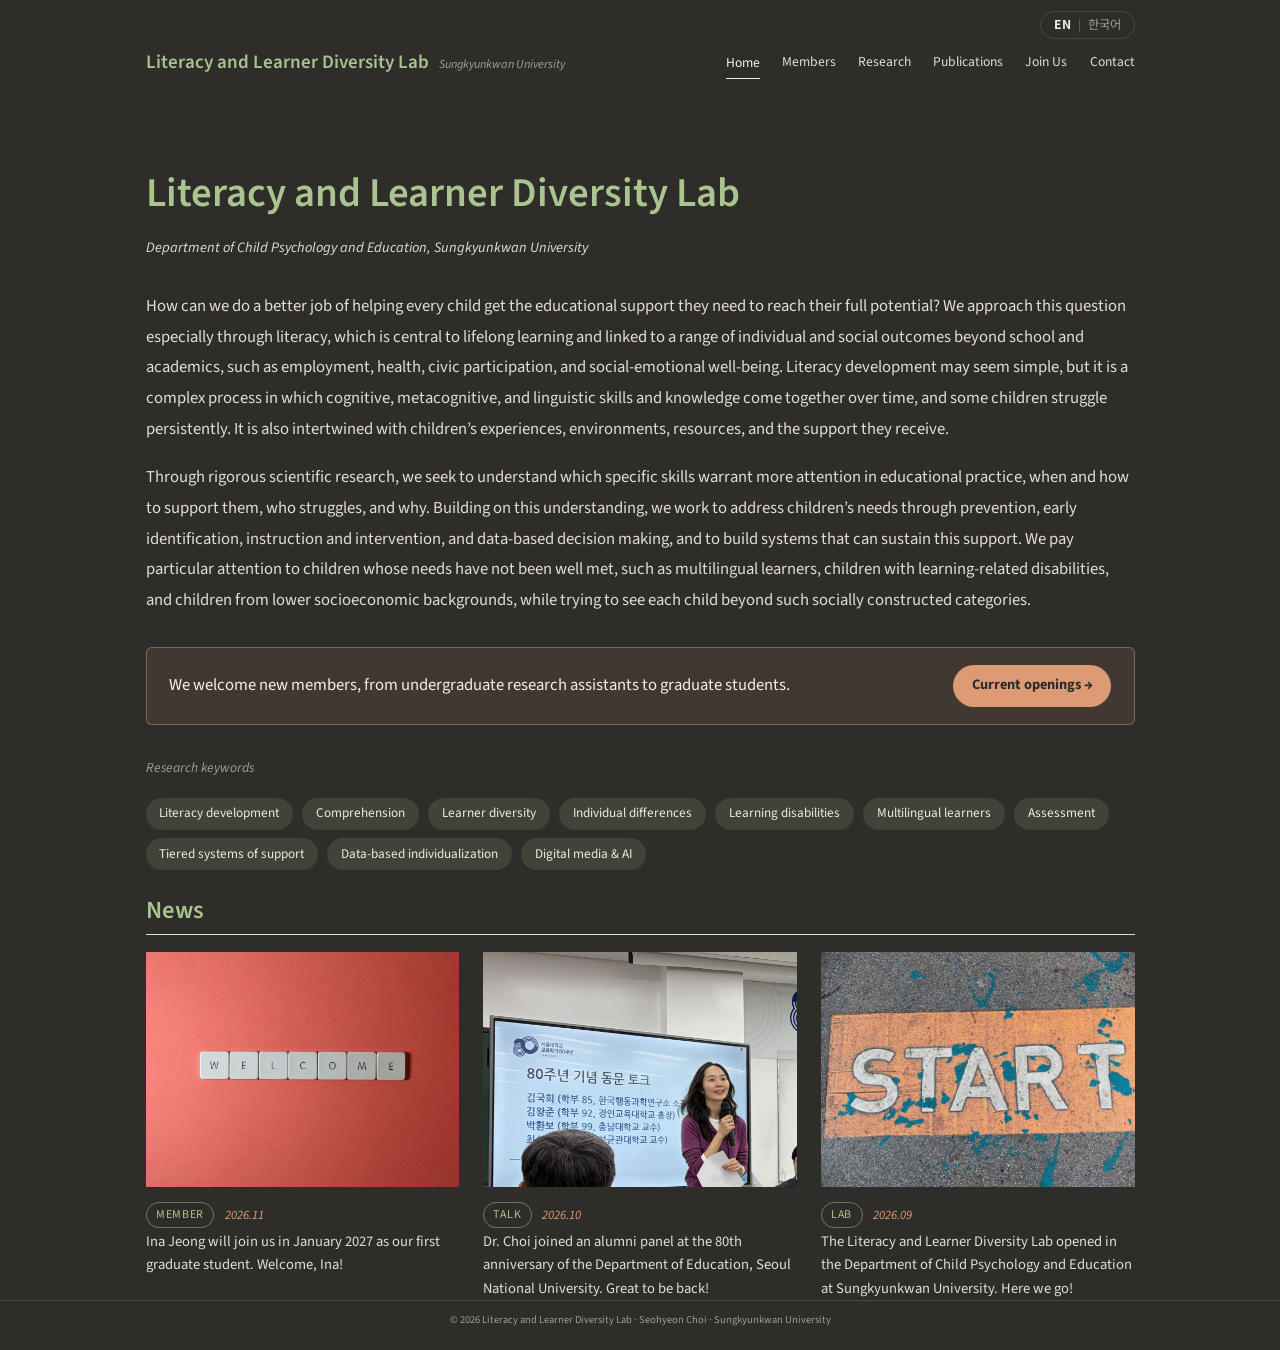
<file: index.html>
<!DOCTYPE html>
<html xmlns="http://www.w3.org/1999/xhtml" lang="en" xml:lang="en"><head>

<meta charset="utf-8">
<meta name="generator" content="quarto-1.11.9">

<meta name="viewport" content="width=device-width, initial-scale=1.0, user-scalable=yes">


<title>Home – Literacy and Learner Diversity Lab</title>
<style>
/* Default styles provided by pandoc.
** See https://pandoc.org/MANUAL.html#variables-for-html for config info.
*/
span.smallcaps{font-variant: small-caps;}
div.columns{display: flex; gap: 1.5em;}
div.column{flex: auto;}
@media screen {
div.columns{gap: min(4vw, 1.5em);}
div.column{overflow-x: auto;}
}
div.hanging-indent{margin-left: 1.5em; text-indent: -1.5em;}
ul.task-list{list-style: none;}
ul.task-list li input[type="checkbox"] {
  width: 0.8em;
  margin: 0 0.8em 0.2em -1em; /* quarto-specific, see https://github.com/quarto-dev/quarto-cli/issues/4556 */ 
  vertical-align: middle;
}
</style>


<script src="site_libs/quarto-nav/quarto-nav.js"></script>
<link href="./images/favicon.svg" rel="icon" type="image/svg+xml">
<script src="site_libs/clipboard/clipboard.min.js"></script>
<script src="site_libs/quarto-html/quarto.js" type="module"></script>
<script src="site_libs/quarto-html/tabsets/tabsets.js" type="module"></script>
<script src="site_libs/quarto-html/scrollable-regions/scrollable-regions.js" type="module"></script>
<script src="site_libs/quarto-html/popper.min.js"></script>
<script src="site_libs/quarto-html/tippy.umd.min.js"></script>
<script src="site_libs/quarto-html/anchor.min.js"></script>
<link href="site_libs/quarto-html/tippy.css" rel="stylesheet">
<link href="site_libs/quarto-html/quarto-syntax-highlighting-dark-447e42e69aaa9833c0ba1b986f430b20.css" rel="stylesheet" id="quarto-text-highlighting-styles">
<script src="site_libs/bootstrap/bootstrap.min.js"></script>
<link href="site_libs/bootstrap/bootstrap-icons.css" rel="stylesheet">
<link href="site_libs/bootstrap/bootstrap-063b2987ceae9f975f3f290edf33b78f.min.css" rel="stylesheet" append-hash="true" id="quarto-bootstrap" data-mode="dark">
<script id="quarto-search-options" type="application/json">{
  "language": {
    "search-no-results-text": "No results",
    "search-matching-documents-text": "matching documents",
    "search-copy-link-title": "Copy link to search",
    "search-hide-matches-text": "Hide additional matches",
    "search-more-match-text": "more match in this document",
    "search-more-matches-text": "more matches in this document",
    "search-clear-button-title": "Clear",
    "search-text-placeholder": "",
    "search-detached-cancel-button-title": "Cancel",
    "search-submit-button-title": "Submit",
    "search-label": "Search"
  }
}</script>


</head>

<body class="quarto-light"><a id="quarto-skip-link" class="visually-hidden-focusable" href="#quarto-document-content">Skip to main content</a>

<div id="quarto-search-results"></div>
<!-- content -->
<div id="quarto-content" class="quarto-container page-columns page-rows-contents page-layout-full">
<!-- sidebar -->
<!-- margin-sidebar -->
    
<!-- main -->
<main class="content column-page" id="quarto-document-content" tabindex="-1"><header id="title-block-header" class="quarto-title-block"></header>
<header id="lab-header">

  <div class="topline"><span class="lang-switch"><a class="lang-en">EN</a><span>|</span><a class="lang-ko">한국어</a></span></div>

  <div class="bar">

    <a class="brand" data-page="index.html">

      <span class="brand-main">Literacy and Learner Diversity Lab</span>

      <span class="brand-sub" data-en="Sungkyunkwan University" data-ko="성균관대학교"></span>

    </a>

    <nav class="lab-nav">

      <a data-page="index.html" data-en="Home" data-ko="Home"></a>

      <a data-page="people.html" data-en="Members" data-ko="Members"></a>

      <a data-page="research.html" data-en="Research" data-ko="Research"></a>

      <a data-page="publications.html" data-en="Publications" data-ko="Publications"></a>

      <a data-page="join.html" data-en="Join Us" data-ko="Join Us"></a>

      <a data-page="contact.html" data-en="Contact" data-ko="Contact"></a>

    </nav>

  </div>

</header>

<script>

(function () {

  var path = window.location.pathname;

  var isKo = /\/ko\/[^\/]*$/.test(path);

  var file = path.split("/").pop() || "index.html";

  var base = isKo ? path.replace(/ko\/[^\/]*$/, "") : path.replace(/[^\/]*$/, "");

  var lang = isKo ? "ko" : "en";

  var h = document.getElementById("lab-header");



  // 메뉴 바를 페이지 맨 위로 옮김

  var qc = document.getElementById("quarto-content");

  if (qc) qc.parentNode.insertBefore(h, qc);



  h.querySelectorAll("[data-page]").forEach(function (a) {

    var page = a.getAttribute("data-page");

    a.setAttribute("href", base + (isKo ? "ko/" : "") + page);

    if (a.parentElement.classList.contains("lab-nav") && page === file) a.classList.add("active");

  });

  h.querySelectorAll("[data-en]").forEach(function (el) { el.textContent = el.dataset[lang]; });



  var en = h.querySelector(".lang-en"), ko = h.querySelector(".lang-ko");

  en.setAttribute("href", base + file);

  ko.setAttribute("href", base + "ko/" + file);

  (isKo ? ko : en).classList.add("current");

  if (file === "index.html") document.body.classList.add("is-home");

})();

</script>





<div class="hero">
<p><span class="hero-title">Literacy and Learner Diversity Lab</span></p>
<p><span class="hero-sub">Department of Child Psychology and Education, Sungkyunkwan University</span></p>
</div>
<div class="intro">
<p>How can we do a better job of helping every child get the educational support they need to reach their full potential? We approach this question especially through literacy, which is central to lifelong learning and linked to a range of individual and social outcomes beyond school and academics, such as employment, health, civic participation, and social-emotional well-being. Literacy development may seem simple, but it is a complex process in which cognitive, metacognitive, and linguistic skills and knowledge come together over time, and some children struggle persistently. It is also intertwined with children’s experiences, environments, resources, and the support they receive.</p>
<p>Through rigorous scientific research, we seek to understand which specific skills warrant more attention in educational practice, when and how to support them, who struggles, and why. Building on this understanding, we work to address children’s needs through prevention, early identification, instruction and intervention, and data-based decision making, and to build systems that can sustain this support. We pay particular attention to children whose needs have not been well met, such as multilingual learners, children with learning-related disabilities, and children from lower socioeconomic backgrounds, while trying to see each child beyond such socially constructed categories.</p>
</div>
<div class="join-banner">
<p>We welcome new members, from undergraduate research assistants to graduate students.</p>
<p><a href="./join.html" class="btn-warm">Current openings →</a></p>
</div>
<div class="intro">
<p><span class="keywords-label">Research keywords</span></p>
<p><span class="chip">Literacy development</span> <span class="chip">Comprehension</span> <span class="chip">Learner diversity</span> <span class="chip">Individual differences</span> <span class="chip">Learning disabilities</span> <span class="chip">Multilingual learners</span> <span class="chip">Assessment</span> <span class="chip">Tiered systems of support</span> <span class="chip">Data-based individualization</span> <span class="chip">Digital media &amp; AI</span></p>
</div>
<section id="news" class="level2">
<h2 class="anchored" data-anchor-id="news">News</h2>
<div class="news-grid">
<div class="news-card">
<p><img src="images/welcome-web.jpg" class="img-fluid" alt="WELCOME spelled with letter tiles"></p>
<p><span class="news-tag">Member</span> <span class="post-date">2026.11</span></p>
<p>Ina Jeong will join us in January 2027 as our first graduate student. Welcome, Ina!</p>
</div>
<div class="news-card">
<p><img src="images/snu-80th-talk.jpg" class="img-fluid" alt="Alumni talk panel at the SNU Department of Education 80th anniversary"></p>
<p><span class="news-tag">Talk</span> <span class="post-date">2026.10</span></p>
<p>Dr.&nbsp;Choi joined an alumni panel at the 80th anniversary of the Department of Education, Seoul National University. Great to be back!</p>
</div>
<div class="news-card">
<p><img src="images/lab-opens.jpg" class="img-fluid" alt="START painted on pavement"></p>
<p><span class="news-tag">Lab</span> <span class="post-date">2026.09</span></p>
<p>The Literacy and Learner Diversity Lab opened in the Department of Child Psychology and Education at Sungkyunkwan University. Here we go!</p>
</div>
</div>


</section>

</main> <!-- /main -->
<script id="quarto-html-after-body" type="application/javascript">
  window.document.addEventListener("DOMContentLoaded", function (event) {
    const icon = "";
    const anchorJS = new window.AnchorJS();
    anchorJS.options = {
      placement: 'right',
      icon: icon
    };
    anchorJS.add('.anchored');
    const isCodeAnnotation = (el) => {
      for (const clz of el.classList) {
        if (clz.startsWith('code-annotation-')) {                     
          return true;
        }
      }
      return false;
    }
    const onCopySuccess = function(e) {
      // button target
      const button = e.trigger;
      // don't keep focus
      button.blur();
      // flash "checked"
      button.classList.add('code-copy-button-checked');
      var currentTitle = button.getAttribute("title");
      button.setAttribute("title", "Copied!");
      let tooltip;
      if (window.bootstrap) {
        button.setAttribute("data-bs-toggle", "tooltip");
        button.setAttribute("data-bs-placement", "left");
        button.setAttribute("data-bs-title", "Copied!");
        tooltip = new bootstrap.Tooltip(button, 
          { trigger: "manual", 
            customClass: "code-copy-button-tooltip",
            offset: [0, -8]});
        tooltip.show();    
      }
      setTimeout(function() {
        if (tooltip) {
          tooltip.hide();
          button.removeAttribute("data-bs-title");
          button.removeAttribute("data-bs-toggle");
          button.removeAttribute("data-bs-placement");
        }
        button.setAttribute("title", currentTitle);
        button.classList.remove('code-copy-button-checked');
      }, 1000);
      // clear code selection
      e.clearSelection();
    }
    const getTextToCopy = function(trigger) {
      const outerScaffold = trigger.parentElement.cloneNode(true);
      const codeEl = outerScaffold.querySelector('code');
      for (const childEl of codeEl.children) {
        if (isCodeAnnotation(childEl)) {
          childEl.remove();
        }
      }
      return codeEl.innerText;
    }
    const clipboard = new window.ClipboardJS('.code-copy-button:not([data-in-quarto-modal])', {
      text: getTextToCopy
    });
    clipboard.on('success', onCopySuccess);
    if (window.document.getElementById('quarto-embedded-source-code-modal')) {
      const clipboardModal = new window.ClipboardJS('.code-copy-button[data-in-quarto-modal]', {
        text: getTextToCopy,
        container: window.document.getElementById('quarto-embedded-source-code-modal')
      });
      clipboardModal.on('success', onCopySuccess);
    }
      var localhostRegex = new RegExp(/^(?:http|https):\/\/localhost\:?[0-9]*\//);
      var mailtoRegex = new RegExp(/^mailto:/);
        var filterRegex = new RegExp("https:\/\/seohyeon-choi\.github\.io\/");
      var isInternal = (href) => {
          return filterRegex.test(href) || localhostRegex.test(href) || mailtoRegex.test(href);
      }
      // Inspect non-navigation links and adorn them if external
      window.quartoDecorateExternalLinks = function (root) {
     var links = (root || window.document).querySelectorAll('a[href]:not(.nav-link):not(.navbar-brand):not(.toc-action):not(.sidebar-link):not(.sidebar-item-toggle):not(.pagination-link):not(.no-external):not([aria-hidden]):not(.dropdown-item):not(.quarto-navigation-tool):not(.about-link)');
      for (var i=0; i<links.length; i++) {
        const link = links[i];
        if (!isInternal(link.href)) {
          // undo the damage that might have been done by quarto-nav.js in the case of
          // links that we want to consider external
          if (link.dataset.originalHref !== undefined) {
            link.href = link.dataset.originalHref;
          }
          if (!link.classList.contains('no-external-icon')) {
          }
        }
      }
      };
      window.quartoDecorateExternalLinks(window.document);
    // Esc closes the popup (WCAG 1.4.13) and focus leaving both trigger and
    // popup closes it (WCAG 2.4.11); tippy handles neither for interactive popups.
    const hideOnEscAndFocusOut = {
      name: 'hideOnEscAndFocusOut',
      defaultValue: true,
      fn(instance) {
        const dismiss = () => {
          // A show scheduled by the trigger delay would otherwise reopen it
          instance.clearDelayTimeouts();
          instance.hide();
        };
        const onKeyDown = (event) => {
          if (event.key !== 'Escape') {
            return;
          }
          // Keep Esc from also reaching page handlers (e.g. reveal.js overview),
          // except an open reveal.js slide menu, which Esc should close too.
          // The menu handles keys only when its keyboard option is on.
          const menuHandlesEsc = window.Reveal?.getPlugin?.('menu')?.isOpen() &&
            window.Reveal.getConfig().menu?.keyboard !== false;
          if (!menuHandlesEsc) {
            event.stopPropagation();
          }
          if (instance.popper.contains(window.document.activeElement)) {
            // Disabled while refocusing so the focus trigger does not reopen it
            instance.disable();
            instance.reference.focus();
            instance.enable();
          }
          dismiss();
        };
        const onFocusOut = (event) => {
          const target = event.relatedTarget;
          if (target && !instance.reference.contains(target) &&
              !instance.popper.contains(target)) {
            dismiss();
          }
        };
        // On the trigger too: a click trigger (code-annotations: select) has no
        // blur handling. Attached for the instance's lifetime so leaving the
        // trigger also cancels a show still pending on the trigger delay.
        instance.reference.addEventListener('focusout', onFocusOut);
        return {
          onShow() {
            window.document.addEventListener('keydown', onKeyDown, true);
            instance.popper.addEventListener('focusout', onFocusOut);
          },
          onHide() {
            window.document.removeEventListener('keydown', onKeyDown, true);
            instance.popper.removeEventListener('focusout', onFocusOut);
          },
          onDestroy() {
            instance.reference.removeEventListener('focusout', onFocusOut);
          },
        };
      },
    };
    function tippyHover(el, contentFn, onTriggerFn, onUntriggerFn) {
      const config = {
        allowHTML: true,
        maxWidth: 500,
        delay: 100,
        arrow: false,
        appendTo: function(el) {
            return el.parentElement;
        },
        interactive: true,
        interactiveBorder: 10,
        theme: 'quarto',
        placement: 'bottom-start',
        plugins: [hideOnEscAndFocusOut],
      };
      if (contentFn) {
        config.content = contentFn;
      }
      if (onTriggerFn) {
        config.onTrigger = onTriggerFn;
      }
      if (onUntriggerFn) {
        config.onUntrigger = onUntriggerFn;
      }
      window.tippy(el, config); 
    }
    const noterefs = window.document.querySelectorAll('a[role="doc-noteref"]');
    for (var i=0; i<noterefs.length; i++) {
      const ref = noterefs[i];
      tippyHover(ref, function() {
        // use id or data attribute instead here
        let href = ref.getAttribute('data-footnote-href') || ref.getAttribute('href');
        try { href = new URL(href).hash; } catch {}
        const id = href.replace(/^#\/?/, "");
        const note = window.document.getElementById(id);
        if (note) {
          return note.innerHTML;
        } else {
          return "";
        }
      });
    }
    const xrefs = window.document.querySelectorAll('a.quarto-xref');
    const processXRef = (id, note) => {
      // Strip column container classes
      const stripColumnClz = (el) => {
        el.classList.remove("page-full", "page-columns");
        if (el.children) {
          for (const child of el.children) {
            stripColumnClz(child);
          }
        }
      }
      stripColumnClz(note)
      if (id === null || id.startsWith('sec-')) {
        // Special case sections, only their first couple elements
        const container = document.createElement("div");
        if (note.children && note.children.length > 2) {
          container.appendChild(note.children[0].cloneNode(true));
          for (let i = 1; i < note.children.length; i++) {
            const child = note.children[i];
            if (child.tagName === "P" && child.innerText === "") {
              continue;
            } else {
              container.appendChild(child.cloneNode(true));
              break;
            }
          }
          if (window.Quarto?.typesetMath) {
            window.Quarto.typesetMath(container);
          }
          return container.innerHTML
        } else {
          if (window.Quarto?.typesetMath) {
            window.Quarto.typesetMath(note);
          }
          return note.innerHTML;
        }
      } else {
        // Remove any anchor links if they are present
        const anchorLink = note.querySelector('a.anchorjs-link');
        if (anchorLink) {
          anchorLink.remove();
        }
        if (window.Quarto?.typesetMath) {
          window.Quarto.typesetMath(note);
        }
        if (note.classList.contains("callout")) {
          return note.outerHTML;
        } else {
          return note.innerHTML;
        }
      }
    }
    for (var i=0; i<xrefs.length; i++) {
      const xref = xrefs[i];
      tippyHover(xref, undefined, function(instance) {
        instance.disable();
        let url = xref.getAttribute('href');
        let hash = undefined; 
        if (url.startsWith('#')) {
          hash = url;
        } else {
          try { hash = new URL(url).hash; } catch {}
        }
        if (hash) {
          const id = hash.replace(/^#\/?/, "");
          const note = window.document.getElementById(id);
          if (note !== null) {
            try {
              const html = processXRef(id, note.cloneNode(true));
              instance.setContent(html);
            } finally {
              instance.enable();
              instance.show();
            }
          } else {
            // See if we can fetch this
            fetch(url.split('#')[0])
            .then(res => res.text())
            .then(html => {
              const parser = new DOMParser();
              const htmlDoc = parser.parseFromString(html, "text/html");
              const note = htmlDoc.getElementById(id);
              if (note !== null) {
                const html = processXRef(id, note);
                instance.setContent(html);
              } 
            }).finally(() => {
              instance.enable();
              instance.show();
            });
          }
        } else {
          // See if we can fetch a full url (with no hash to target)
          // This is a special case and we should probably do some content thinning / targeting
          fetch(url)
          .then(res => res.text())
          .then(html => {
            const parser = new DOMParser();
            const htmlDoc = parser.parseFromString(html, "text/html");
            const note = htmlDoc.querySelector('main.content');
            if (note !== null) {
              // This should only happen for chapter cross references
              // (since there is no id in the URL)
              // remove the first header
              if (note.children.length > 0 && note.children[0].tagName === "HEADER") {
                note.children[0].remove();
              }
              const html = processXRef(null, note);
              instance.setContent(html);
            } 
          }).finally(() => {
            instance.enable();
            instance.show();
          });
        }
      }, function(instance) {
      });
    }
        let selectedAnnoteEl;
        const selectorForAnnotation = ( cell, annotation) => {
          let cellAttr = 'data-code-cell="' + cell + '"';
          let lineAttr = 'data-code-annotation="' +  annotation + '"';
          const selector = 'span[' + cellAttr + '][' + lineAttr + ']';
          return selector;
        }
        const selectCodeLines = (annoteEl) => {
          const doc = window.document;
          const targetCell = annoteEl.getAttribute("data-target-cell");
          const targetAnnotation = annoteEl.getAttribute("data-target-annotation");
          const annoteSpan = window.document.querySelector(selectorForAnnotation(targetCell, targetAnnotation));
          const lines = annoteSpan.getAttribute("data-code-lines").split(",");
          const lineIds = lines.map((line) => {
            return targetCell + "-" + line;
          })
          // Each band is positioned against its own containing block, which is
          // not the offsetParent of the lines, so place it from client rects.
          const placeBand = (band, firstEl, lastEl, codeBlock) => {
            const container = band.offsetParent;
            if (container === null) {
              return;
            }
            const containerRect = container.getBoundingClientRect();
            // Reveal.js scales slides with a transform, so convert client
            // pixels back to the CSS pixels of the container.
            const scale = containerRect.height / container.offsetHeight || 1;
            const firstRect = firstEl.getBoundingClientRect();
            const lastRect = lastEl.getBoundingClientRect();
            const top = (firstRect.top - containerRect.top) / scale - container.clientTop + container.scrollTop;
            const height = (lastRect.bottom - firstRect.top) / scale;
            band.style.top = top - 2 + "px";
            band.style.height = height + 4 + "px";
            if (codeBlock) {
              // Without the copy button wrapper, the containing block is wider
              // than the code block, so span the code block explicitly.
              const blockRect = codeBlock.getBoundingClientRect();
              band.style.left = (blockRect.left - containerRect.left) / scale - container.clientLeft + container.scrollLeft + "px";
              band.style.width = blockRect.width / scale + "px";
            }
          };
          if (lineIds.length > 0) {
            const el = window.document.getElementById(lineIds[0]);
            const lastEl = window.document.getElementById(lineIds[lineIds.length - 1]);
            const parent = el.parentElement.parentElement;
            // cook up a div (if necessary) and position it
            let div = window.document.getElementById("code-annotation-line-highlight");
            if (div === null) {
              div = window.document.createElement("div");
              div.setAttribute("id", "code-annotation-line-highlight");
              div.style.position = 'absolute';
              parent.appendChild(div);
            }
            placeBand(div, el, lastEl, parent.closest("div.sourceCode") || parent);
            let gutterDiv = window.document.getElementById("code-annotation-line-highlight-gutter");
            if (gutterDiv === null) {
              gutterDiv = window.document.createElement("div");
              gutterDiv.setAttribute("id", "code-annotation-line-highlight-gutter");
              gutterDiv.style.position = 'absolute';
              const codeCell = window.document.getElementById(targetCell);
              const gutter = codeCell.querySelector('.code-annotation-gutter');
              gutter.appendChild(gutterDiv);
            }
            placeBand(gutterDiv, el, lastEl);
            selectedAnnoteEl = annoteEl;
          }
        };
        const unselectCodeLines = () => {
          const elementsIds = ["code-annotation-line-highlight", "code-annotation-line-highlight-gutter"];
          elementsIds.forEach((elId) => {
            const div = window.document.getElementById(elId);
            if (div) {
              div.remove();
            }
          });
          selectedAnnoteEl = undefined;
        };
          // Handle positioning of the toggle
      window.addEventListener(
        "resize",
        throttle(() => {
          elRect = undefined;
          if (selectedAnnoteEl) {
            selectCodeLines(selectedAnnoteEl);
          }
        }, 10)
      );
      function throttle(fn, ms) {
      let throttle = false;
      let timer;
        return (...args) => {
          if(!throttle) { // first call gets through
              fn.apply(this, args);
              throttle = true;
          } else { // all the others get throttled
              if(timer) clearTimeout(timer); // cancel #2
              timer = setTimeout(() => {
                fn.apply(this, args);
                timer = throttle = false;
              }, ms);
          }
        };
      }
        // Attach click handler to the DT
        const annoteDls = window.document.querySelectorAll('dt[data-target-cell]');
        for (const annoteDlNode of annoteDls) {
          annoteDlNode.addEventListener('click', (event) => {
            const clickedEl = event.target;
            if (clickedEl !== selectedAnnoteEl) {
              unselectCodeLines();
              const activeEl = window.document.querySelector('dt[data-target-cell].code-annotation-active');
              if (activeEl) {
                activeEl.classList.remove('code-annotation-active');
              }
              selectCodeLines(clickedEl);
              clickedEl.classList.add('code-annotation-active');
            } else {
              // Unselect the line
              unselectCodeLines();
              clickedEl.classList.remove('code-annotation-active');
            }
          });
        }
    const findCites = (el) => {
      const parentEl = el.parentElement;
      if (parentEl) {
        const cites = parentEl.dataset.cites;
        if (cites) {
          return {
            el,
            cites: cites.split(' ')
          };
        } else {
          return findCites(el.parentElement)
        }
      } else {
        return undefined;
      }
    };
    var bibliorefs = window.document.querySelectorAll('a[role="doc-biblioref"]');
    for (var i=0; i<bibliorefs.length; i++) {
      const ref = bibliorefs[i];
      const citeInfo = findCites(ref);
      if (citeInfo) {
        tippyHover(citeInfo.el, function() {
          var popup = window.document.createElement('div');
          citeInfo.cites.forEach(function(cite) {
            var citeDiv = window.document.createElement('div');
            citeDiv.classList.add('hanging-indent');
            citeDiv.classList.add('csl-entry');
            var biblioDiv = window.document.getElementById('ref-' + cite);
            if (biblioDiv) {
              citeDiv.innerHTML = biblioDiv.innerHTML;
            }
            popup.appendChild(citeDiv);
          });
          return popup.innerHTML;
        });
      }
    }
  });
  </script>
  <script type="application/javascript">
  window.quartoScrollableRegionsLabels = {"code":"Scrollable code","output":"Scrollable output"};
  </script>
</div> <!-- /content -->
<footer class="footer">
  <div class="nav-footer">
    <div class="nav-footer-left">
      &nbsp;
    </div>   
    <div class="nav-footer-center">
<p>© 2026 Literacy and Learner Diversity Lab · Seohyeon Choi · Sungkyunkwan University</p>
</div>
    <div class="nav-footer-right">
      &nbsp;
    </div>
  </div>
</footer>




</body></html>
</file>
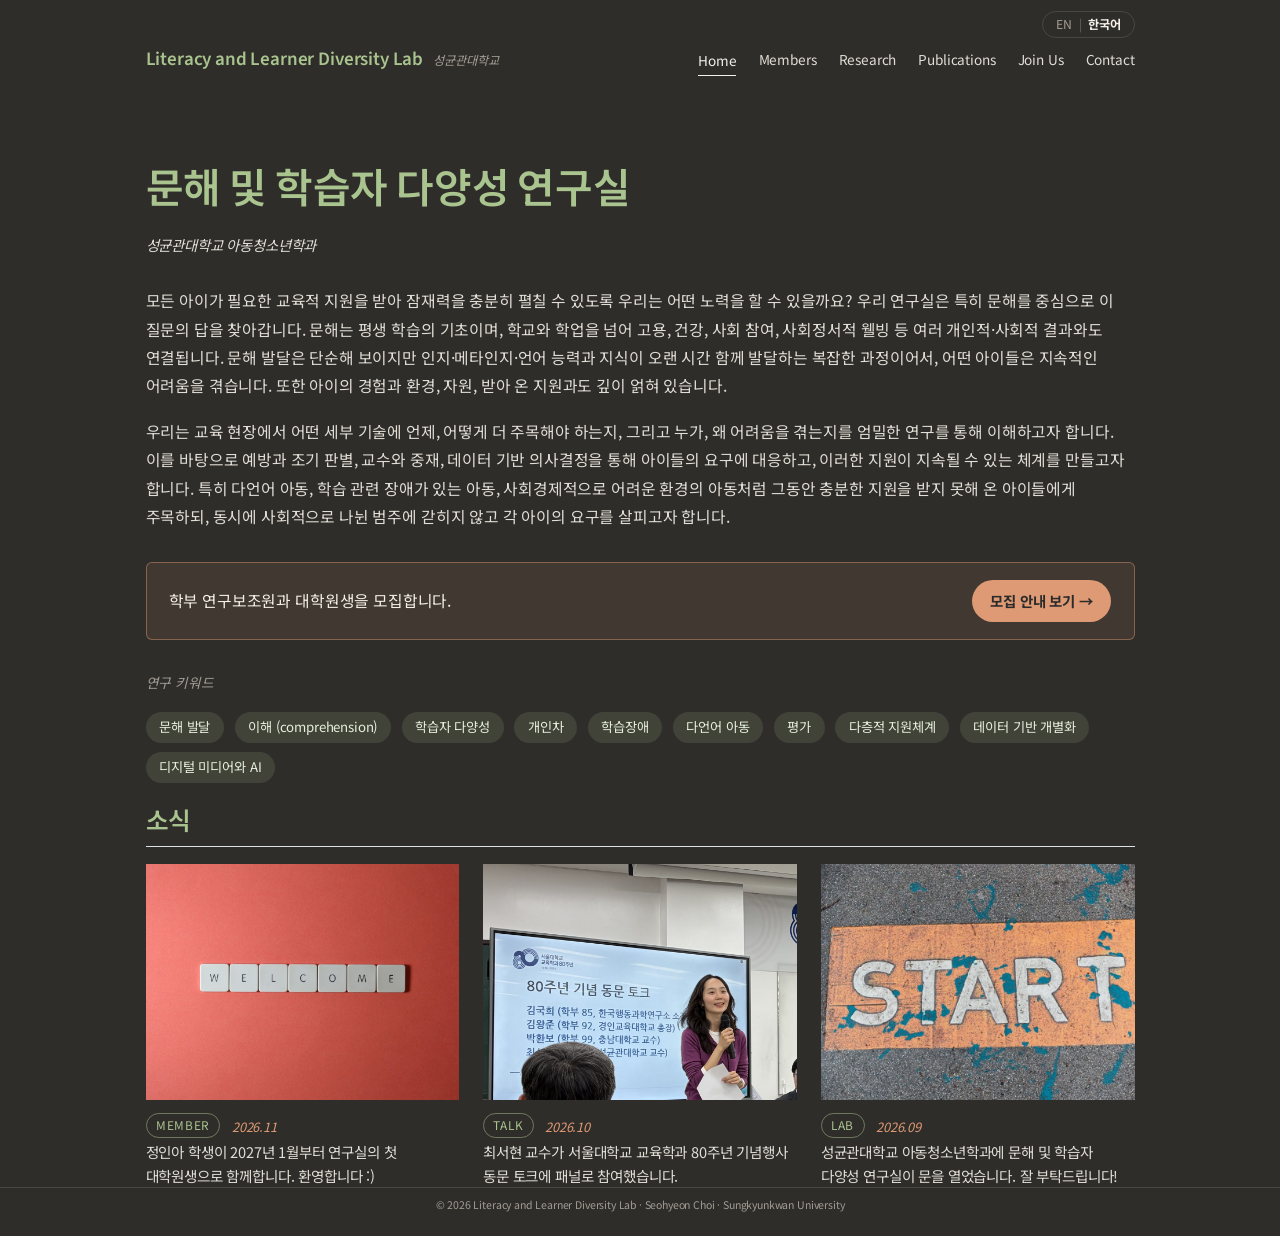
<file: ko/index.html>
<!DOCTYPE html>
<html xmlns="http://www.w3.org/1999/xhtml" lang="ko" xml:lang="ko"><head>

<meta charset="utf-8">
<meta name="generator" content="quarto-1.11.9">

<meta name="viewport" content="width=device-width, initial-scale=1.0, user-scalable=yes">


<title>Home – Literacy and Learner Diversity Lab</title>
<style>
/* Default styles provided by pandoc.
** See https://pandoc.org/MANUAL.html#variables-for-html for config info.
*/
span.smallcaps{font-variant: small-caps;}
div.columns{display: flex; gap: 1.5em;}
div.column{flex: auto;}
@media screen {
div.columns{gap: min(4vw, 1.5em);}
div.column{overflow-x: auto;}
}
div.hanging-indent{margin-left: 1.5em; text-indent: -1.5em;}
ul.task-list{list-style: none;}
ul.task-list li input[type="checkbox"] {
  width: 0.8em;
  margin: 0 0.8em 0.2em -1em; /* quarto-specific, see https://github.com/quarto-dev/quarto-cli/issues/4556 */ 
  vertical-align: middle;
}
</style>


<script src="../site_libs/quarto-nav/quarto-nav.js"></script>
<link href="../images/favicon.svg" rel="icon" type="image/svg+xml">
<script src="../site_libs/clipboard/clipboard.min.js"></script>
<script src="../site_libs/quarto-html/quarto.js" type="module"></script>
<script src="../site_libs/quarto-html/tabsets/tabsets.js" type="module"></script>
<script src="../site_libs/quarto-html/scrollable-regions/scrollable-regions.js" type="module"></script>
<script src="../site_libs/quarto-html/popper.min.js"></script>
<script src="../site_libs/quarto-html/tippy.umd.min.js"></script>
<script src="../site_libs/quarto-html/anchor.min.js"></script>
<link href="../site_libs/quarto-html/tippy.css" rel="stylesheet">
<link href="../site_libs/quarto-html/quarto-syntax-highlighting-dark-447e42e69aaa9833c0ba1b986f430b20.css" rel="stylesheet" id="quarto-text-highlighting-styles">
<script src="../site_libs/bootstrap/bootstrap.min.js"></script>
<link href="../site_libs/bootstrap/bootstrap-icons.css" rel="stylesheet">
<link href="../site_libs/bootstrap/bootstrap-063b2987ceae9f975f3f290edf33b78f.min.css" rel="stylesheet" append-hash="true" id="quarto-bootstrap" data-mode="dark">
<script id="quarto-search-options" type="application/json">{
  "language": {
    "search-no-results-text": "일치 없음",
    "search-matching-documents-text": "일치된 문서",
    "search-copy-link-title": "검색 링크 복사",
    "search-hide-matches-text": "추가 검색 결과 숨기기",
    "search-more-match-text": "추가 검색결과",
    "search-more-matches-text": "추가 검색결과",
    "search-clear-button-title": "제거",
    "search-text-placeholder": "",
    "search-detached-cancel-button-title": "취소",
    "search-submit-button-title": "검색",
    "search-label": "검색"
  }
}</script>


</head>

<body class="quarto-light"><a id="quarto-skip-link" class="visually-hidden-focusable" href="#quarto-document-content">Skip to main content</a>

<div id="quarto-search-results"></div>
<!-- content -->
<div id="quarto-content" class="quarto-container page-columns page-rows-contents page-layout-full">
<!-- sidebar -->
<!-- margin-sidebar -->
    
<!-- main -->
<main class="content column-page" id="quarto-document-content" tabindex="-1"><header id="title-block-header" class="quarto-title-block"></header>
<header id="lab-header">

  <div class="topline"><span class="lang-switch"><a class="lang-en">EN</a><span>|</span><a class="lang-ko">한국어</a></span></div>

  <div class="bar">

    <a class="brand" data-page="index.html">

      <span class="brand-main">Literacy and Learner Diversity Lab</span>

      <span class="brand-sub" data-en="Sungkyunkwan University" data-ko="성균관대학교"></span>

    </a>

    <nav class="lab-nav">

      <a data-page="index.html" data-en="Home" data-ko="Home"></a>

      <a data-page="people.html" data-en="Members" data-ko="Members"></a>

      <a data-page="research.html" data-en="Research" data-ko="Research"></a>

      <a data-page="publications.html" data-en="Publications" data-ko="Publications"></a>

      <a data-page="join.html" data-en="Join Us" data-ko="Join Us"></a>

      <a data-page="contact.html" data-en="Contact" data-ko="Contact"></a>

    </nav>

  </div>

</header>

<script>

(function () {

  var path = window.location.pathname;

  var isKo = /\/ko\/[^\/]*$/.test(path);

  var file = path.split("/").pop() || "index.html";

  var base = isKo ? path.replace(/ko\/[^\/]*$/, "") : path.replace(/[^\/]*$/, "");

  var lang = isKo ? "ko" : "en";

  var h = document.getElementById("lab-header");



  // 메뉴 바를 페이지 맨 위로 옮김

  var qc = document.getElementById("quarto-content");

  if (qc) qc.parentNode.insertBefore(h, qc);



  h.querySelectorAll("[data-page]").forEach(function (a) {

    var page = a.getAttribute("data-page");

    a.setAttribute("href", base + (isKo ? "ko/" : "") + page);

    if (a.parentElement.classList.contains("lab-nav") && page === file) a.classList.add("active");

  });

  h.querySelectorAll("[data-en]").forEach(function (el) { el.textContent = el.dataset[lang]; });



  var en = h.querySelector(".lang-en"), ko = h.querySelector(".lang-ko");

  en.setAttribute("href", base + file);

  ko.setAttribute("href", base + "ko/" + file);

  (isKo ? ko : en).classList.add("current");

  if (file === "index.html") document.body.classList.add("is-home");

})();

</script>





<div class="hero">
<p><span class="hero-title">문해 및 학습자 다양성 연구실</span></p>
<p><span class="hero-sub">성균관대학교 아동청소년학과</span></p>
</div>
<div class="intro">
<p>모든 아이가 필요한 교육적 지원을 받아 잠재력을 충분히 펼칠 수 있도록 우리는 어떤 노력을 할 수 있을까요? 우리 연구실은 특히 문해를 중심으로 이 질문의 답을 찾아갑니다. 문해는 평생 학습의 기초이며, 학교와 학업을 넘어 고용, 건강, 사회 참여, 사회정서적 웰빙 등 여러 개인적·사회적 결과와도 연결됩니다. 문해 발달은 단순해 보이지만 인지·메타인지·언어 능력과 지식이 오랜 시간 함께 발달하는 복잡한 과정이어서, 어떤 아이들은 지속적인 어려움을 겪습니다. 또한 아이의 경험과 환경, 자원, 받아 온 지원과도 깊이 얽혀 있습니다.</p>
<p>우리는 교육 현장에서 어떤 세부 기술에 언제, 어떻게 더 주목해야 하는지, 그리고 누가, 왜 어려움을 겪는지를 엄밀한 연구를 통해 이해하고자 합니다. 이를 바탕으로 예방과 조기 판별, 교수와 중재, 데이터 기반 의사결정을 통해 아이들의 요구에 대응하고, 이러한 지원이 지속될 수 있는 체계를 만들고자 합니다. 특히 다언어 아동, 학습 관련 장애가 있는 아동, 사회경제적으로 어려운 환경의 아동처럼 그동안 충분한 지원을 받지 못해 온 아이들에게 주목하되, 동시에 사회적으로 나뉜 범주에 갇히지 않고 각 아이의 요구를 살피고자 합니다.</p>
</div>
<div class="join-banner">
<p>학부 연구보조원과 대학원생을 모집합니다.</p>
<p><a href="../ko/join.html" class="btn-warm">모집 안내 보기 →</a></p>
</div>
<div class="intro">
<p><span class="keywords-label">연구 키워드</span></p>
<p><span class="chip">문해 발달</span> <span class="chip">이해 (comprehension)</span> <span class="chip">학습자 다양성</span> <span class="chip">개인차</span> <span class="chip">학습장애</span> <span class="chip">다언어 아동</span> <span class="chip">평가</span> <span class="chip">다층적 지원체계</span> <span class="chip">데이터 기반 개별화</span> <span class="chip">디지털 미디어와 AI</span></p>
</div>
<section id="소식" class="level2">
<h2 class="anchored" data-anchor-id="소식">소식</h2>
<div class="news-grid">
<div class="news-card">
<p><img src="../images/welcome-web.jpg" class="img-fluid" alt="WELCOME 글자 타일"></p>
<p><span class="news-tag">Member</span> <span class="post-date">2026.11</span></p>
<p>정인아 학생이 2027년 1월부터 연구실의 첫 대학원생으로 함께합니다. 환영합니다 :)</p>
</div>
<div class="news-card">
<p><img src="../images/snu-80th-talk.jpg" class="img-fluid" alt="서울대학교 교육학과 80주년 기념행사 동문 토크"></p>
<p><span class="news-tag">Talk</span> <span class="post-date">2026.10</span></p>
<p>최서현 교수가 서울대학교 교육학과 80주년 기념행사 동문 토크에 패널로 참여했습니다.</p>
</div>
<div class="news-card">
<p><img src="../images/lab-opens.jpg" class="img-fluid" alt="START라고 쓰인 바닥"></p>
<p><span class="news-tag">Lab</span> <span class="post-date">2026.09</span></p>
<p>성균관대학교 아동청소년학과에 문해 및 학습자 다양성 연구실이 문을 열었습니다. 잘 부탁드립니다!</p>
</div>
</div>


</section>

</main> <!-- /main -->
<script id="quarto-html-after-body" type="application/javascript">
  window.document.addEventListener("DOMContentLoaded", function (event) {
    const icon = "";
    const anchorJS = new window.AnchorJS();
    anchorJS.options = {
      placement: 'right',
      icon: icon
    };
    anchorJS.add('.anchored');
    const isCodeAnnotation = (el) => {
      for (const clz of el.classList) {
        if (clz.startsWith('code-annotation-')) {                     
          return true;
        }
      }
      return false;
    }
    const onCopySuccess = function(e) {
      // button target
      const button = e.trigger;
      // don't keep focus
      button.blur();
      // flash "checked"
      button.classList.add('code-copy-button-checked');
      var currentTitle = button.getAttribute("title");
      button.setAttribute("title", "복사완료!");
      let tooltip;
      if (window.bootstrap) {
        button.setAttribute("data-bs-toggle", "tooltip");
        button.setAttribute("data-bs-placement", "left");
        button.setAttribute("data-bs-title", "복사완료!");
        tooltip = new bootstrap.Tooltip(button, 
          { trigger: "manual", 
            customClass: "code-copy-button-tooltip",
            offset: [0, -8]});
        tooltip.show();    
      }
      setTimeout(function() {
        if (tooltip) {
          tooltip.hide();
          button.removeAttribute("data-bs-title");
          button.removeAttribute("data-bs-toggle");
          button.removeAttribute("data-bs-placement");
        }
        button.setAttribute("title", currentTitle);
        button.classList.remove('code-copy-button-checked');
      }, 1000);
      // clear code selection
      e.clearSelection();
    }
    const getTextToCopy = function(trigger) {
      const outerScaffold = trigger.parentElement.cloneNode(true);
      const codeEl = outerScaffold.querySelector('code');
      for (const childEl of codeEl.children) {
        if (isCodeAnnotation(childEl)) {
          childEl.remove();
        }
      }
      return codeEl.innerText;
    }
    const clipboard = new window.ClipboardJS('.code-copy-button:not([data-in-quarto-modal])', {
      text: getTextToCopy
    });
    clipboard.on('success', onCopySuccess);
    if (window.document.getElementById('quarto-embedded-source-code-modal')) {
      const clipboardModal = new window.ClipboardJS('.code-copy-button[data-in-quarto-modal]', {
        text: getTextToCopy,
        container: window.document.getElementById('quarto-embedded-source-code-modal')
      });
      clipboardModal.on('success', onCopySuccess);
    }
      var localhostRegex = new RegExp(/^(?:http|https):\/\/localhost\:?[0-9]*\//);
      var mailtoRegex = new RegExp(/^mailto:/);
        var filterRegex = new RegExp("https:\/\/seohyeon-choi\.github\.io\/");
      var isInternal = (href) => {
          return filterRegex.test(href) || localhostRegex.test(href) || mailtoRegex.test(href);
      }
      // Inspect non-navigation links and adorn them if external
      window.quartoDecorateExternalLinks = function (root) {
     var links = (root || window.document).querySelectorAll('a[href]:not(.nav-link):not(.navbar-brand):not(.toc-action):not(.sidebar-link):not(.sidebar-item-toggle):not(.pagination-link):not(.no-external):not([aria-hidden]):not(.dropdown-item):not(.quarto-navigation-tool):not(.about-link)');
      for (var i=0; i<links.length; i++) {
        const link = links[i];
        if (!isInternal(link.href)) {
          // undo the damage that might have been done by quarto-nav.js in the case of
          // links that we want to consider external
          if (link.dataset.originalHref !== undefined) {
            link.href = link.dataset.originalHref;
          }
          if (!link.classList.contains('no-external-icon')) {
          }
        }
      }
      };
      window.quartoDecorateExternalLinks(window.document);
    // Esc closes the popup (WCAG 1.4.13) and focus leaving both trigger and
    // popup closes it (WCAG 2.4.11); tippy handles neither for interactive popups.
    const hideOnEscAndFocusOut = {
      name: 'hideOnEscAndFocusOut',
      defaultValue: true,
      fn(instance) {
        const dismiss = () => {
          // A show scheduled by the trigger delay would otherwise reopen it
          instance.clearDelayTimeouts();
          instance.hide();
        };
        const onKeyDown = (event) => {
          if (event.key !== 'Escape') {
            return;
          }
          // Keep Esc from also reaching page handlers (e.g. reveal.js overview),
          // except an open reveal.js slide menu, which Esc should close too.
          // The menu handles keys only when its keyboard option is on.
          const menuHandlesEsc = window.Reveal?.getPlugin?.('menu')?.isOpen() &&
            window.Reveal.getConfig().menu?.keyboard !== false;
          if (!menuHandlesEsc) {
            event.stopPropagation();
          }
          if (instance.popper.contains(window.document.activeElement)) {
            // Disabled while refocusing so the focus trigger does not reopen it
            instance.disable();
            instance.reference.focus();
            instance.enable();
          }
          dismiss();
        };
        const onFocusOut = (event) => {
          const target = event.relatedTarget;
          if (target && !instance.reference.contains(target) &&
              !instance.popper.contains(target)) {
            dismiss();
          }
        };
        // On the trigger too: a click trigger (code-annotations: select) has no
        // blur handling. Attached for the instance's lifetime so leaving the
        // trigger also cancels a show still pending on the trigger delay.
        instance.reference.addEventListener('focusout', onFocusOut);
        return {
          onShow() {
            window.document.addEventListener('keydown', onKeyDown, true);
            instance.popper.addEventListener('focusout', onFocusOut);
          },
          onHide() {
            window.document.removeEventListener('keydown', onKeyDown, true);
            instance.popper.removeEventListener('focusout', onFocusOut);
          },
          onDestroy() {
            instance.reference.removeEventListener('focusout', onFocusOut);
          },
        };
      },
    };
    function tippyHover(el, contentFn, onTriggerFn, onUntriggerFn) {
      const config = {
        allowHTML: true,
        maxWidth: 500,
        delay: 100,
        arrow: false,
        appendTo: function(el) {
            return el.parentElement;
        },
        interactive: true,
        interactiveBorder: 10,
        theme: 'quarto',
        placement: 'bottom-start',
        plugins: [hideOnEscAndFocusOut],
      };
      if (contentFn) {
        config.content = contentFn;
      }
      if (onTriggerFn) {
        config.onTrigger = onTriggerFn;
      }
      if (onUntriggerFn) {
        config.onUntrigger = onUntriggerFn;
      }
      window.tippy(el, config); 
    }
    const noterefs = window.document.querySelectorAll('a[role="doc-noteref"]');
    for (var i=0; i<noterefs.length; i++) {
      const ref = noterefs[i];
      tippyHover(ref, function() {
        // use id or data attribute instead here
        let href = ref.getAttribute('data-footnote-href') || ref.getAttribute('href');
        try { href = new URL(href).hash; } catch {}
        const id = href.replace(/^#\/?/, "");
        const note = window.document.getElementById(id);
        if (note) {
          return note.innerHTML;
        } else {
          return "";
        }
      });
    }
    const xrefs = window.document.querySelectorAll('a.quarto-xref');
    const processXRef = (id, note) => {
      // Strip column container classes
      const stripColumnClz = (el) => {
        el.classList.remove("page-full", "page-columns");
        if (el.children) {
          for (const child of el.children) {
            stripColumnClz(child);
          }
        }
      }
      stripColumnClz(note)
      if (id === null || id.startsWith('sec-')) {
        // Special case sections, only their first couple elements
        const container = document.createElement("div");
        if (note.children && note.children.length > 2) {
          container.appendChild(note.children[0].cloneNode(true));
          for (let i = 1; i < note.children.length; i++) {
            const child = note.children[i];
            if (child.tagName === "P" && child.innerText === "") {
              continue;
            } else {
              container.appendChild(child.cloneNode(true));
              break;
            }
          }
          if (window.Quarto?.typesetMath) {
            window.Quarto.typesetMath(container);
          }
          return container.innerHTML
        } else {
          if (window.Quarto?.typesetMath) {
            window.Quarto.typesetMath(note);
          }
          return note.innerHTML;
        }
      } else {
        // Remove any anchor links if they are present
        const anchorLink = note.querySelector('a.anchorjs-link');
        if (anchorLink) {
          anchorLink.remove();
        }
        if (window.Quarto?.typesetMath) {
          window.Quarto.typesetMath(note);
        }
        if (note.classList.contains("callout")) {
          return note.outerHTML;
        } else {
          return note.innerHTML;
        }
      }
    }
    for (var i=0; i<xrefs.length; i++) {
      const xref = xrefs[i];
      tippyHover(xref, undefined, function(instance) {
        instance.disable();
        let url = xref.getAttribute('href');
        let hash = undefined; 
        if (url.startsWith('#')) {
          hash = url;
        } else {
          try { hash = new URL(url).hash; } catch {}
        }
        if (hash) {
          const id = hash.replace(/^#\/?/, "");
          const note = window.document.getElementById(id);
          if (note !== null) {
            try {
              const html = processXRef(id, note.cloneNode(true));
              instance.setContent(html);
            } finally {
              instance.enable();
              instance.show();
            }
          } else {
            // See if we can fetch this
            fetch(url.split('#')[0])
            .then(res => res.text())
            .then(html => {
              const parser = new DOMParser();
              const htmlDoc = parser.parseFromString(html, "text/html");
              const note = htmlDoc.getElementById(id);
              if (note !== null) {
                const html = processXRef(id, note);
                instance.setContent(html);
              } 
            }).finally(() => {
              instance.enable();
              instance.show();
            });
          }
        } else {
          // See if we can fetch a full url (with no hash to target)
          // This is a special case and we should probably do some content thinning / targeting
          fetch(url)
          .then(res => res.text())
          .then(html => {
            const parser = new DOMParser();
            const htmlDoc = parser.parseFromString(html, "text/html");
            const note = htmlDoc.querySelector('main.content');
            if (note !== null) {
              // This should only happen for chapter cross references
              // (since there is no id in the URL)
              // remove the first header
              if (note.children.length > 0 && note.children[0].tagName === "HEADER") {
                note.children[0].remove();
              }
              const html = processXRef(null, note);
              instance.setContent(html);
            } 
          }).finally(() => {
            instance.enable();
            instance.show();
          });
        }
      }, function(instance) {
      });
    }
        let selectedAnnoteEl;
        const selectorForAnnotation = ( cell, annotation) => {
          let cellAttr = 'data-code-cell="' + cell + '"';
          let lineAttr = 'data-code-annotation="' +  annotation + '"';
          const selector = 'span[' + cellAttr + '][' + lineAttr + ']';
          return selector;
        }
        const selectCodeLines = (annoteEl) => {
          const doc = window.document;
          const targetCell = annoteEl.getAttribute("data-target-cell");
          const targetAnnotation = annoteEl.getAttribute("data-target-annotation");
          const annoteSpan = window.document.querySelector(selectorForAnnotation(targetCell, targetAnnotation));
          const lines = annoteSpan.getAttribute("data-code-lines").split(",");
          const lineIds = lines.map((line) => {
            return targetCell + "-" + line;
          })
          // Each band is positioned against its own containing block, which is
          // not the offsetParent of the lines, so place it from client rects.
          const placeBand = (band, firstEl, lastEl, codeBlock) => {
            const container = band.offsetParent;
            if (container === null) {
              return;
            }
            const containerRect = container.getBoundingClientRect();
            // Reveal.js scales slides with a transform, so convert client
            // pixels back to the CSS pixels of the container.
            const scale = containerRect.height / container.offsetHeight || 1;
            const firstRect = firstEl.getBoundingClientRect();
            const lastRect = lastEl.getBoundingClientRect();
            const top = (firstRect.top - containerRect.top) / scale - container.clientTop + container.scrollTop;
            const height = (lastRect.bottom - firstRect.top) / scale;
            band.style.top = top - 2 + "px";
            band.style.height = height + 4 + "px";
            if (codeBlock) {
              // Without the copy button wrapper, the containing block is wider
              // than the code block, so span the code block explicitly.
              const blockRect = codeBlock.getBoundingClientRect();
              band.style.left = (blockRect.left - containerRect.left) / scale - container.clientLeft + container.scrollLeft + "px";
              band.style.width = blockRect.width / scale + "px";
            }
          };
          if (lineIds.length > 0) {
            const el = window.document.getElementById(lineIds[0]);
            const lastEl = window.document.getElementById(lineIds[lineIds.length - 1]);
            const parent = el.parentElement.parentElement;
            // cook up a div (if necessary) and position it
            let div = window.document.getElementById("code-annotation-line-highlight");
            if (div === null) {
              div = window.document.createElement("div");
              div.setAttribute("id", "code-annotation-line-highlight");
              div.style.position = 'absolute';
              parent.appendChild(div);
            }
            placeBand(div, el, lastEl, parent.closest("div.sourceCode") || parent);
            let gutterDiv = window.document.getElementById("code-annotation-line-highlight-gutter");
            if (gutterDiv === null) {
              gutterDiv = window.document.createElement("div");
              gutterDiv.setAttribute("id", "code-annotation-line-highlight-gutter");
              gutterDiv.style.position = 'absolute';
              const codeCell = window.document.getElementById(targetCell);
              const gutter = codeCell.querySelector('.code-annotation-gutter');
              gutter.appendChild(gutterDiv);
            }
            placeBand(gutterDiv, el, lastEl);
            selectedAnnoteEl = annoteEl;
          }
        };
        const unselectCodeLines = () => {
          const elementsIds = ["code-annotation-line-highlight", "code-annotation-line-highlight-gutter"];
          elementsIds.forEach((elId) => {
            const div = window.document.getElementById(elId);
            if (div) {
              div.remove();
            }
          });
          selectedAnnoteEl = undefined;
        };
          // Handle positioning of the toggle
      window.addEventListener(
        "resize",
        throttle(() => {
          elRect = undefined;
          if (selectedAnnoteEl) {
            selectCodeLines(selectedAnnoteEl);
          }
        }, 10)
      );
      function throttle(fn, ms) {
      let throttle = false;
      let timer;
        return (...args) => {
          if(!throttle) { // first call gets through
              fn.apply(this, args);
              throttle = true;
          } else { // all the others get throttled
              if(timer) clearTimeout(timer); // cancel #2
              timer = setTimeout(() => {
                fn.apply(this, args);
                timer = throttle = false;
              }, ms);
          }
        };
      }
        // Attach click handler to the DT
        const annoteDls = window.document.querySelectorAll('dt[data-target-cell]');
        for (const annoteDlNode of annoteDls) {
          annoteDlNode.addEventListener('click', (event) => {
            const clickedEl = event.target;
            if (clickedEl !== selectedAnnoteEl) {
              unselectCodeLines();
              const activeEl = window.document.querySelector('dt[data-target-cell].code-annotation-active');
              if (activeEl) {
                activeEl.classList.remove('code-annotation-active');
              }
              selectCodeLines(clickedEl);
              clickedEl.classList.add('code-annotation-active');
            } else {
              // Unselect the line
              unselectCodeLines();
              clickedEl.classList.remove('code-annotation-active');
            }
          });
        }
    const findCites = (el) => {
      const parentEl = el.parentElement;
      if (parentEl) {
        const cites = parentEl.dataset.cites;
        if (cites) {
          return {
            el,
            cites: cites.split(' ')
          };
        } else {
          return findCites(el.parentElement)
        }
      } else {
        return undefined;
      }
    };
    var bibliorefs = window.document.querySelectorAll('a[role="doc-biblioref"]');
    for (var i=0; i<bibliorefs.length; i++) {
      const ref = bibliorefs[i];
      const citeInfo = findCites(ref);
      if (citeInfo) {
        tippyHover(citeInfo.el, function() {
          var popup = window.document.createElement('div');
          citeInfo.cites.forEach(function(cite) {
            var citeDiv = window.document.createElement('div');
            citeDiv.classList.add('hanging-indent');
            citeDiv.classList.add('csl-entry');
            var biblioDiv = window.document.getElementById('ref-' + cite);
            if (biblioDiv) {
              citeDiv.innerHTML = biblioDiv.innerHTML;
            }
            popup.appendChild(citeDiv);
          });
          return popup.innerHTML;
        });
      }
    }
  });
  </script>
  <script type="application/javascript">
  window.quartoScrollableRegionsLabels = {"code":"스크롤 가능한 코드","output":"스크롤 가능한 출력"};
  </script>
</div> <!-- /content -->
<footer class="footer">
  <div class="nav-footer">
    <div class="nav-footer-left">
      &nbsp;
    </div>   
    <div class="nav-footer-center">
<p>© 2026 Literacy and Learner Diversity Lab · Seohyeon Choi · Sungkyunkwan University</p>
</div>
    <div class="nav-footer-right">
      &nbsp;
    </div>
  </div>
</footer>




</body></html>
</file>
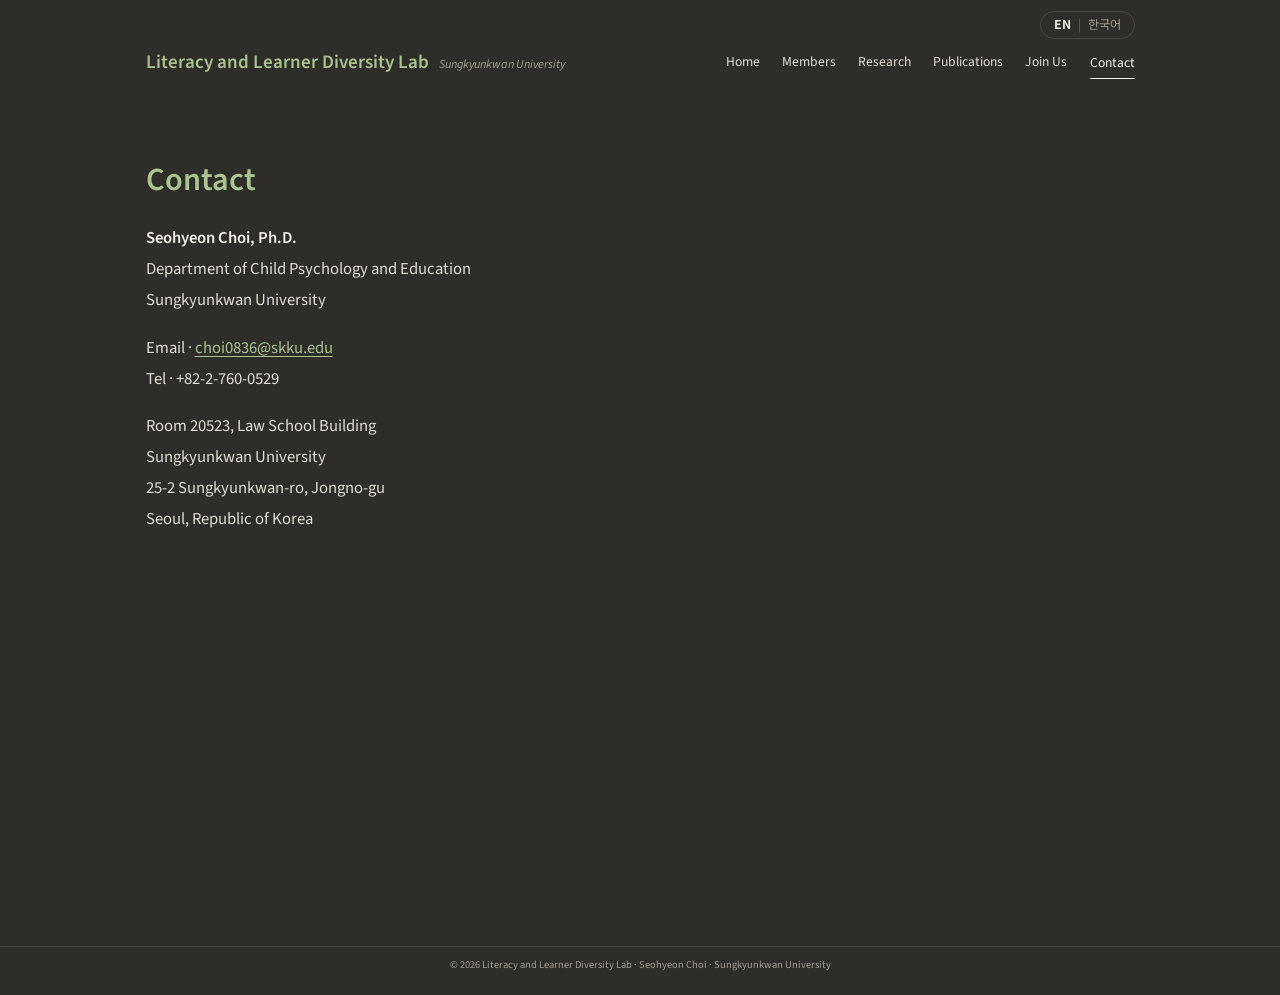
<file: contact.html>
<!DOCTYPE html>
<html xmlns="http://www.w3.org/1999/xhtml" lang="en" xml:lang="en"><head>

<meta charset="utf-8">
<meta name="generator" content="quarto-1.11.9">

<meta name="viewport" content="width=device-width, initial-scale=1.0, user-scalable=yes">


<title>Contact – Literacy and Learner Diversity Lab</title>
<style>
/* Default styles provided by pandoc.
** See https://pandoc.org/MANUAL.html#variables-for-html for config info.
*/
span.smallcaps{font-variant: small-caps;}
div.columns{display: flex; gap: 1.5em;}
div.column{flex: auto;}
@media screen {
div.columns{gap: min(4vw, 1.5em);}
div.column{overflow-x: auto;}
}
div.hanging-indent{margin-left: 1.5em; text-indent: -1.5em;}
ul.task-list{list-style: none;}
ul.task-list li input[type="checkbox"] {
  width: 0.8em;
  margin: 0 0.8em 0.2em -1em; /* quarto-specific, see https://github.com/quarto-dev/quarto-cli/issues/4556 */ 
  vertical-align: middle;
}
</style>


<script src="site_libs/quarto-nav/quarto-nav.js"></script>
<link href="./images/favicon.svg" rel="icon" type="image/svg+xml">
<script src="site_libs/clipboard/clipboard.min.js"></script>
<script src="site_libs/quarto-html/quarto.js" type="module"></script>
<script src="site_libs/quarto-html/tabsets/tabsets.js" type="module"></script>
<script src="site_libs/quarto-html/scrollable-regions/scrollable-regions.js" type="module"></script>
<script src="site_libs/quarto-html/popper.min.js"></script>
<script src="site_libs/quarto-html/tippy.umd.min.js"></script>
<script src="site_libs/quarto-html/anchor.min.js"></script>
<link href="site_libs/quarto-html/tippy.css" rel="stylesheet">
<link href="site_libs/quarto-html/quarto-syntax-highlighting-dark-447e42e69aaa9833c0ba1b986f430b20.css" rel="stylesheet" id="quarto-text-highlighting-styles">
<script src="site_libs/bootstrap/bootstrap.min.js"></script>
<link href="site_libs/bootstrap/bootstrap-icons.css" rel="stylesheet">
<link href="site_libs/bootstrap/bootstrap-063b2987ceae9f975f3f290edf33b78f.min.css" rel="stylesheet" append-hash="true" id="quarto-bootstrap" data-mode="dark">
<script id="quarto-search-options" type="application/json">{
  "language": {
    "search-no-results-text": "No results",
    "search-matching-documents-text": "matching documents",
    "search-copy-link-title": "Copy link to search",
    "search-hide-matches-text": "Hide additional matches",
    "search-more-match-text": "more match in this document",
    "search-more-matches-text": "more matches in this document",
    "search-clear-button-title": "Clear",
    "search-text-placeholder": "",
    "search-detached-cancel-button-title": "Cancel",
    "search-submit-button-title": "Submit",
    "search-label": "Search"
  }
}</script>


</head>

<body class="quarto-light"><a id="quarto-skip-link" class="visually-hidden-focusable" href="#quarto-document-content">Skip to main content</a>

<div id="quarto-search-results"></div>
<!-- content -->
<div id="quarto-content" class="quarto-container page-columns page-rows-contents page-layout-full">
<!-- sidebar -->
<!-- margin-sidebar -->
    
<!-- main -->
<main class="content column-page" id="quarto-document-content" tabindex="-1">
<header id="lab-header">

  <div class="topline"><span class="lang-switch"><a class="lang-en">EN</a><span>|</span><a class="lang-ko">한국어</a></span></div>

  <div class="bar">

    <a class="brand" data-page="index.html">

      <span class="brand-main">Literacy and Learner Diversity Lab</span>

      <span class="brand-sub" data-en="Sungkyunkwan University" data-ko="성균관대학교"></span>

    </a>

    <nav class="lab-nav">

      <a data-page="index.html" data-en="Home" data-ko="Home"></a>

      <a data-page="people.html" data-en="Members" data-ko="Members"></a>

      <a data-page="research.html" data-en="Research" data-ko="Research"></a>

      <a data-page="publications.html" data-en="Publications" data-ko="Publications"></a>

      <a data-page="join.html" data-en="Join Us" data-ko="Join Us"></a>

      <a data-page="contact.html" data-en="Contact" data-ko="Contact"></a>

    </nav>

  </div>

</header>

<script>

(function () {

  var path = window.location.pathname;

  var isKo = /\/ko\/[^\/]*$/.test(path);

  var file = path.split("/").pop() || "index.html";

  var base = isKo ? path.replace(/ko\/[^\/]*$/, "") : path.replace(/[^\/]*$/, "");

  var lang = isKo ? "ko" : "en";

  var h = document.getElementById("lab-header");



  // 메뉴 바를 페이지 맨 위로 옮김

  var qc = document.getElementById("quarto-content");

  if (qc) qc.parentNode.insertBefore(h, qc);



  h.querySelectorAll("[data-page]").forEach(function (a) {

    var page = a.getAttribute("data-page");

    a.setAttribute("href", base + (isKo ? "ko/" : "") + page);

    if (a.parentElement.classList.contains("lab-nav") && page === file) a.classList.add("active");

  });

  h.querySelectorAll("[data-en]").forEach(function (el) { el.textContent = el.dataset[lang]; });



  var en = h.querySelector(".lang-en"), ko = h.querySelector(".lang-ko");

  en.setAttribute("href", base + file);

  ko.setAttribute("href", base + "ko/" + file);

  (isKo ? ko : en).classList.add("current");

  if (file === "index.html") document.body.classList.add("is-home");

})();

</script>


<header id="title-block-header" class="quarto-title-block default">
<div class="quarto-title">
<h1 class="title">Contact</h1>
</div>



<div class="quarto-title-meta column-page">

    
  
    
  </div>
  


</header>


<p><strong>Seohyeon Choi, Ph.D.</strong><br> Department of Child Psychology and Education<br> Sungkyunkwan University</p>
<p>Email · <a href="mailto:choi0836@skku.edu">choi0836@skku.edu</a><br> Tel · +82-2-760-0529</p>
<p>Room 20523, Law School Building<br> Sungkyunkwan University<br> 25-2 Sungkyunkwan-ro, Jongno-gu<br> Seoul, Republic of Korea</p>



</main> <!-- /main -->
<script id="quarto-html-after-body" type="application/javascript">
  window.document.addEventListener("DOMContentLoaded", function (event) {
    const icon = "";
    const anchorJS = new window.AnchorJS();
    anchorJS.options = {
      placement: 'right',
      icon: icon
    };
    anchorJS.add('.anchored');
    const isCodeAnnotation = (el) => {
      for (const clz of el.classList) {
        if (clz.startsWith('code-annotation-')) {                     
          return true;
        }
      }
      return false;
    }
    const onCopySuccess = function(e) {
      // button target
      const button = e.trigger;
      // don't keep focus
      button.blur();
      // flash "checked"
      button.classList.add('code-copy-button-checked');
      var currentTitle = button.getAttribute("title");
      button.setAttribute("title", "Copied!");
      let tooltip;
      if (window.bootstrap) {
        button.setAttribute("data-bs-toggle", "tooltip");
        button.setAttribute("data-bs-placement", "left");
        button.setAttribute("data-bs-title", "Copied!");
        tooltip = new bootstrap.Tooltip(button, 
          { trigger: "manual", 
            customClass: "code-copy-button-tooltip",
            offset: [0, -8]});
        tooltip.show();    
      }
      setTimeout(function() {
        if (tooltip) {
          tooltip.hide();
          button.removeAttribute("data-bs-title");
          button.removeAttribute("data-bs-toggle");
          button.removeAttribute("data-bs-placement");
        }
        button.setAttribute("title", currentTitle);
        button.classList.remove('code-copy-button-checked');
      }, 1000);
      // clear code selection
      e.clearSelection();
    }
    const getTextToCopy = function(trigger) {
      const outerScaffold = trigger.parentElement.cloneNode(true);
      const codeEl = outerScaffold.querySelector('code');
      for (const childEl of codeEl.children) {
        if (isCodeAnnotation(childEl)) {
          childEl.remove();
        }
      }
      return codeEl.innerText;
    }
    const clipboard = new window.ClipboardJS('.code-copy-button:not([data-in-quarto-modal])', {
      text: getTextToCopy
    });
    clipboard.on('success', onCopySuccess);
    if (window.document.getElementById('quarto-embedded-source-code-modal')) {
      const clipboardModal = new window.ClipboardJS('.code-copy-button[data-in-quarto-modal]', {
        text: getTextToCopy,
        container: window.document.getElementById('quarto-embedded-source-code-modal')
      });
      clipboardModal.on('success', onCopySuccess);
    }
      var localhostRegex = new RegExp(/^(?:http|https):\/\/localhost\:?[0-9]*\//);
      var mailtoRegex = new RegExp(/^mailto:/);
        var filterRegex = new RegExp("https:\/\/seohyeon-choi\.github\.io\/");
      var isInternal = (href) => {
          return filterRegex.test(href) || localhostRegex.test(href) || mailtoRegex.test(href);
      }
      // Inspect non-navigation links and adorn them if external
      window.quartoDecorateExternalLinks = function (root) {
     var links = (root || window.document).querySelectorAll('a[href]:not(.nav-link):not(.navbar-brand):not(.toc-action):not(.sidebar-link):not(.sidebar-item-toggle):not(.pagination-link):not(.no-external):not([aria-hidden]):not(.dropdown-item):not(.quarto-navigation-tool):not(.about-link)');
      for (var i=0; i<links.length; i++) {
        const link = links[i];
        if (!isInternal(link.href)) {
          // undo the damage that might have been done by quarto-nav.js in the case of
          // links that we want to consider external
          if (link.dataset.originalHref !== undefined) {
            link.href = link.dataset.originalHref;
          }
          if (!link.classList.contains('no-external-icon')) {
          }
        }
      }
      };
      window.quartoDecorateExternalLinks(window.document);
    // Esc closes the popup (WCAG 1.4.13) and focus leaving both trigger and
    // popup closes it (WCAG 2.4.11); tippy handles neither for interactive popups.
    const hideOnEscAndFocusOut = {
      name: 'hideOnEscAndFocusOut',
      defaultValue: true,
      fn(instance) {
        const dismiss = () => {
          // A show scheduled by the trigger delay would otherwise reopen it
          instance.clearDelayTimeouts();
          instance.hide();
        };
        const onKeyDown = (event) => {
          if (event.key !== 'Escape') {
            return;
          }
          // Keep Esc from also reaching page handlers (e.g. reveal.js overview),
          // except an open reveal.js slide menu, which Esc should close too.
          // The menu handles keys only when its keyboard option is on.
          const menuHandlesEsc = window.Reveal?.getPlugin?.('menu')?.isOpen() &&
            window.Reveal.getConfig().menu?.keyboard !== false;
          if (!menuHandlesEsc) {
            event.stopPropagation();
          }
          if (instance.popper.contains(window.document.activeElement)) {
            // Disabled while refocusing so the focus trigger does not reopen it
            instance.disable();
            instance.reference.focus();
            instance.enable();
          }
          dismiss();
        };
        const onFocusOut = (event) => {
          const target = event.relatedTarget;
          if (target && !instance.reference.contains(target) &&
              !instance.popper.contains(target)) {
            dismiss();
          }
        };
        // On the trigger too: a click trigger (code-annotations: select) has no
        // blur handling. Attached for the instance's lifetime so leaving the
        // trigger also cancels a show still pending on the trigger delay.
        instance.reference.addEventListener('focusout', onFocusOut);
        return {
          onShow() {
            window.document.addEventListener('keydown', onKeyDown, true);
            instance.popper.addEventListener('focusout', onFocusOut);
          },
          onHide() {
            window.document.removeEventListener('keydown', onKeyDown, true);
            instance.popper.removeEventListener('focusout', onFocusOut);
          },
          onDestroy() {
            instance.reference.removeEventListener('focusout', onFocusOut);
          },
        };
      },
    };
    function tippyHover(el, contentFn, onTriggerFn, onUntriggerFn) {
      const config = {
        allowHTML: true,
        maxWidth: 500,
        delay: 100,
        arrow: false,
        appendTo: function(el) {
            return el.parentElement;
        },
        interactive: true,
        interactiveBorder: 10,
        theme: 'quarto',
        placement: 'bottom-start',
        plugins: [hideOnEscAndFocusOut],
      };
      if (contentFn) {
        config.content = contentFn;
      }
      if (onTriggerFn) {
        config.onTrigger = onTriggerFn;
      }
      if (onUntriggerFn) {
        config.onUntrigger = onUntriggerFn;
      }
      window.tippy(el, config); 
    }
    const noterefs = window.document.querySelectorAll('a[role="doc-noteref"]');
    for (var i=0; i<noterefs.length; i++) {
      const ref = noterefs[i];
      tippyHover(ref, function() {
        // use id or data attribute instead here
        let href = ref.getAttribute('data-footnote-href') || ref.getAttribute('href');
        try { href = new URL(href).hash; } catch {}
        const id = href.replace(/^#\/?/, "");
        const note = window.document.getElementById(id);
        if (note) {
          return note.innerHTML;
        } else {
          return "";
        }
      });
    }
    const xrefs = window.document.querySelectorAll('a.quarto-xref');
    const processXRef = (id, note) => {
      // Strip column container classes
      const stripColumnClz = (el) => {
        el.classList.remove("page-full", "page-columns");
        if (el.children) {
          for (const child of el.children) {
            stripColumnClz(child);
          }
        }
      }
      stripColumnClz(note)
      if (id === null || id.startsWith('sec-')) {
        // Special case sections, only their first couple elements
        const container = document.createElement("div");
        if (note.children && note.children.length > 2) {
          container.appendChild(note.children[0].cloneNode(true));
          for (let i = 1; i < note.children.length; i++) {
            const child = note.children[i];
            if (child.tagName === "P" && child.innerText === "") {
              continue;
            } else {
              container.appendChild(child.cloneNode(true));
              break;
            }
          }
          if (window.Quarto?.typesetMath) {
            window.Quarto.typesetMath(container);
          }
          return container.innerHTML
        } else {
          if (window.Quarto?.typesetMath) {
            window.Quarto.typesetMath(note);
          }
          return note.innerHTML;
        }
      } else {
        // Remove any anchor links if they are present
        const anchorLink = note.querySelector('a.anchorjs-link');
        if (anchorLink) {
          anchorLink.remove();
        }
        if (window.Quarto?.typesetMath) {
          window.Quarto.typesetMath(note);
        }
        if (note.classList.contains("callout")) {
          return note.outerHTML;
        } else {
          return note.innerHTML;
        }
      }
    }
    for (var i=0; i<xrefs.length; i++) {
      const xref = xrefs[i];
      tippyHover(xref, undefined, function(instance) {
        instance.disable();
        let url = xref.getAttribute('href');
        let hash = undefined; 
        if (url.startsWith('#')) {
          hash = url;
        } else {
          try { hash = new URL(url).hash; } catch {}
        }
        if (hash) {
          const id = hash.replace(/^#\/?/, "");
          const note = window.document.getElementById(id);
          if (note !== null) {
            try {
              const html = processXRef(id, note.cloneNode(true));
              instance.setContent(html);
            } finally {
              instance.enable();
              instance.show();
            }
          } else {
            // See if we can fetch this
            fetch(url.split('#')[0])
            .then(res => res.text())
            .then(html => {
              const parser = new DOMParser();
              const htmlDoc = parser.parseFromString(html, "text/html");
              const note = htmlDoc.getElementById(id);
              if (note !== null) {
                const html = processXRef(id, note);
                instance.setContent(html);
              } 
            }).finally(() => {
              instance.enable();
              instance.show();
            });
          }
        } else {
          // See if we can fetch a full url (with no hash to target)
          // This is a special case and we should probably do some content thinning / targeting
          fetch(url)
          .then(res => res.text())
          .then(html => {
            const parser = new DOMParser();
            const htmlDoc = parser.parseFromString(html, "text/html");
            const note = htmlDoc.querySelector('main.content');
            if (note !== null) {
              // This should only happen for chapter cross references
              // (since there is no id in the URL)
              // remove the first header
              if (note.children.length > 0 && note.children[0].tagName === "HEADER") {
                note.children[0].remove();
              }
              const html = processXRef(null, note);
              instance.setContent(html);
            } 
          }).finally(() => {
            instance.enable();
            instance.show();
          });
        }
      }, function(instance) {
      });
    }
        let selectedAnnoteEl;
        const selectorForAnnotation = ( cell, annotation) => {
          let cellAttr = 'data-code-cell="' + cell + '"';
          let lineAttr = 'data-code-annotation="' +  annotation + '"';
          const selector = 'span[' + cellAttr + '][' + lineAttr + ']';
          return selector;
        }
        const selectCodeLines = (annoteEl) => {
          const doc = window.document;
          const targetCell = annoteEl.getAttribute("data-target-cell");
          const targetAnnotation = annoteEl.getAttribute("data-target-annotation");
          const annoteSpan = window.document.querySelector(selectorForAnnotation(targetCell, targetAnnotation));
          const lines = annoteSpan.getAttribute("data-code-lines").split(",");
          const lineIds = lines.map((line) => {
            return targetCell + "-" + line;
          })
          // Each band is positioned against its own containing block, which is
          // not the offsetParent of the lines, so place it from client rects.
          const placeBand = (band, firstEl, lastEl, codeBlock) => {
            const container = band.offsetParent;
            if (container === null) {
              return;
            }
            const containerRect = container.getBoundingClientRect();
            // Reveal.js scales slides with a transform, so convert client
            // pixels back to the CSS pixels of the container.
            const scale = containerRect.height / container.offsetHeight || 1;
            const firstRect = firstEl.getBoundingClientRect();
            const lastRect = lastEl.getBoundingClientRect();
            const top = (firstRect.top - containerRect.top) / scale - container.clientTop + container.scrollTop;
            const height = (lastRect.bottom - firstRect.top) / scale;
            band.style.top = top - 2 + "px";
            band.style.height = height + 4 + "px";
            if (codeBlock) {
              // Without the copy button wrapper, the containing block is wider
              // than the code block, so span the code block explicitly.
              const blockRect = codeBlock.getBoundingClientRect();
              band.style.left = (blockRect.left - containerRect.left) / scale - container.clientLeft + container.scrollLeft + "px";
              band.style.width = blockRect.width / scale + "px";
            }
          };
          if (lineIds.length > 0) {
            const el = window.document.getElementById(lineIds[0]);
            const lastEl = window.document.getElementById(lineIds[lineIds.length - 1]);
            const parent = el.parentElement.parentElement;
            // cook up a div (if necessary) and position it
            let div = window.document.getElementById("code-annotation-line-highlight");
            if (div === null) {
              div = window.document.createElement("div");
              div.setAttribute("id", "code-annotation-line-highlight");
              div.style.position = 'absolute';
              parent.appendChild(div);
            }
            placeBand(div, el, lastEl, parent.closest("div.sourceCode") || parent);
            let gutterDiv = window.document.getElementById("code-annotation-line-highlight-gutter");
            if (gutterDiv === null) {
              gutterDiv = window.document.createElement("div");
              gutterDiv.setAttribute("id", "code-annotation-line-highlight-gutter");
              gutterDiv.style.position = 'absolute';
              const codeCell = window.document.getElementById(targetCell);
              const gutter = codeCell.querySelector('.code-annotation-gutter');
              gutter.appendChild(gutterDiv);
            }
            placeBand(gutterDiv, el, lastEl);
            selectedAnnoteEl = annoteEl;
          }
        };
        const unselectCodeLines = () => {
          const elementsIds = ["code-annotation-line-highlight", "code-annotation-line-highlight-gutter"];
          elementsIds.forEach((elId) => {
            const div = window.document.getElementById(elId);
            if (div) {
              div.remove();
            }
          });
          selectedAnnoteEl = undefined;
        };
          // Handle positioning of the toggle
      window.addEventListener(
        "resize",
        throttle(() => {
          elRect = undefined;
          if (selectedAnnoteEl) {
            selectCodeLines(selectedAnnoteEl);
          }
        }, 10)
      );
      function throttle(fn, ms) {
      let throttle = false;
      let timer;
        return (...args) => {
          if(!throttle) { // first call gets through
              fn.apply(this, args);
              throttle = true;
          } else { // all the others get throttled
              if(timer) clearTimeout(timer); // cancel #2
              timer = setTimeout(() => {
                fn.apply(this, args);
                timer = throttle = false;
              }, ms);
          }
        };
      }
        // Attach click handler to the DT
        const annoteDls = window.document.querySelectorAll('dt[data-target-cell]');
        for (const annoteDlNode of annoteDls) {
          annoteDlNode.addEventListener('click', (event) => {
            const clickedEl = event.target;
            if (clickedEl !== selectedAnnoteEl) {
              unselectCodeLines();
              const activeEl = window.document.querySelector('dt[data-target-cell].code-annotation-active');
              if (activeEl) {
                activeEl.classList.remove('code-annotation-active');
              }
              selectCodeLines(clickedEl);
              clickedEl.classList.add('code-annotation-active');
            } else {
              // Unselect the line
              unselectCodeLines();
              clickedEl.classList.remove('code-annotation-active');
            }
          });
        }
    const findCites = (el) => {
      const parentEl = el.parentElement;
      if (parentEl) {
        const cites = parentEl.dataset.cites;
        if (cites) {
          return {
            el,
            cites: cites.split(' ')
          };
        } else {
          return findCites(el.parentElement)
        }
      } else {
        return undefined;
      }
    };
    var bibliorefs = window.document.querySelectorAll('a[role="doc-biblioref"]');
    for (var i=0; i<bibliorefs.length; i++) {
      const ref = bibliorefs[i];
      const citeInfo = findCites(ref);
      if (citeInfo) {
        tippyHover(citeInfo.el, function() {
          var popup = window.document.createElement('div');
          citeInfo.cites.forEach(function(cite) {
            var citeDiv = window.document.createElement('div');
            citeDiv.classList.add('hanging-indent');
            citeDiv.classList.add('csl-entry');
            var biblioDiv = window.document.getElementById('ref-' + cite);
            if (biblioDiv) {
              citeDiv.innerHTML = biblioDiv.innerHTML;
            }
            popup.appendChild(citeDiv);
          });
          return popup.innerHTML;
        });
      }
    }
  });
  </script>
  <script type="application/javascript">
  window.quartoScrollableRegionsLabels = {"code":"Scrollable code","output":"Scrollable output"};
  </script>
</div> <!-- /content -->
<footer class="footer">
  <div class="nav-footer">
    <div class="nav-footer-left">
      &nbsp;
    </div>   
    <div class="nav-footer-center">
<p>© 2026 Literacy and Learner Diversity Lab · Seohyeon Choi · Sungkyunkwan University</p>
</div>
    <div class="nav-footer-right">
      &nbsp;
    </div>
  </div>
</footer>




</body></html>
</file>
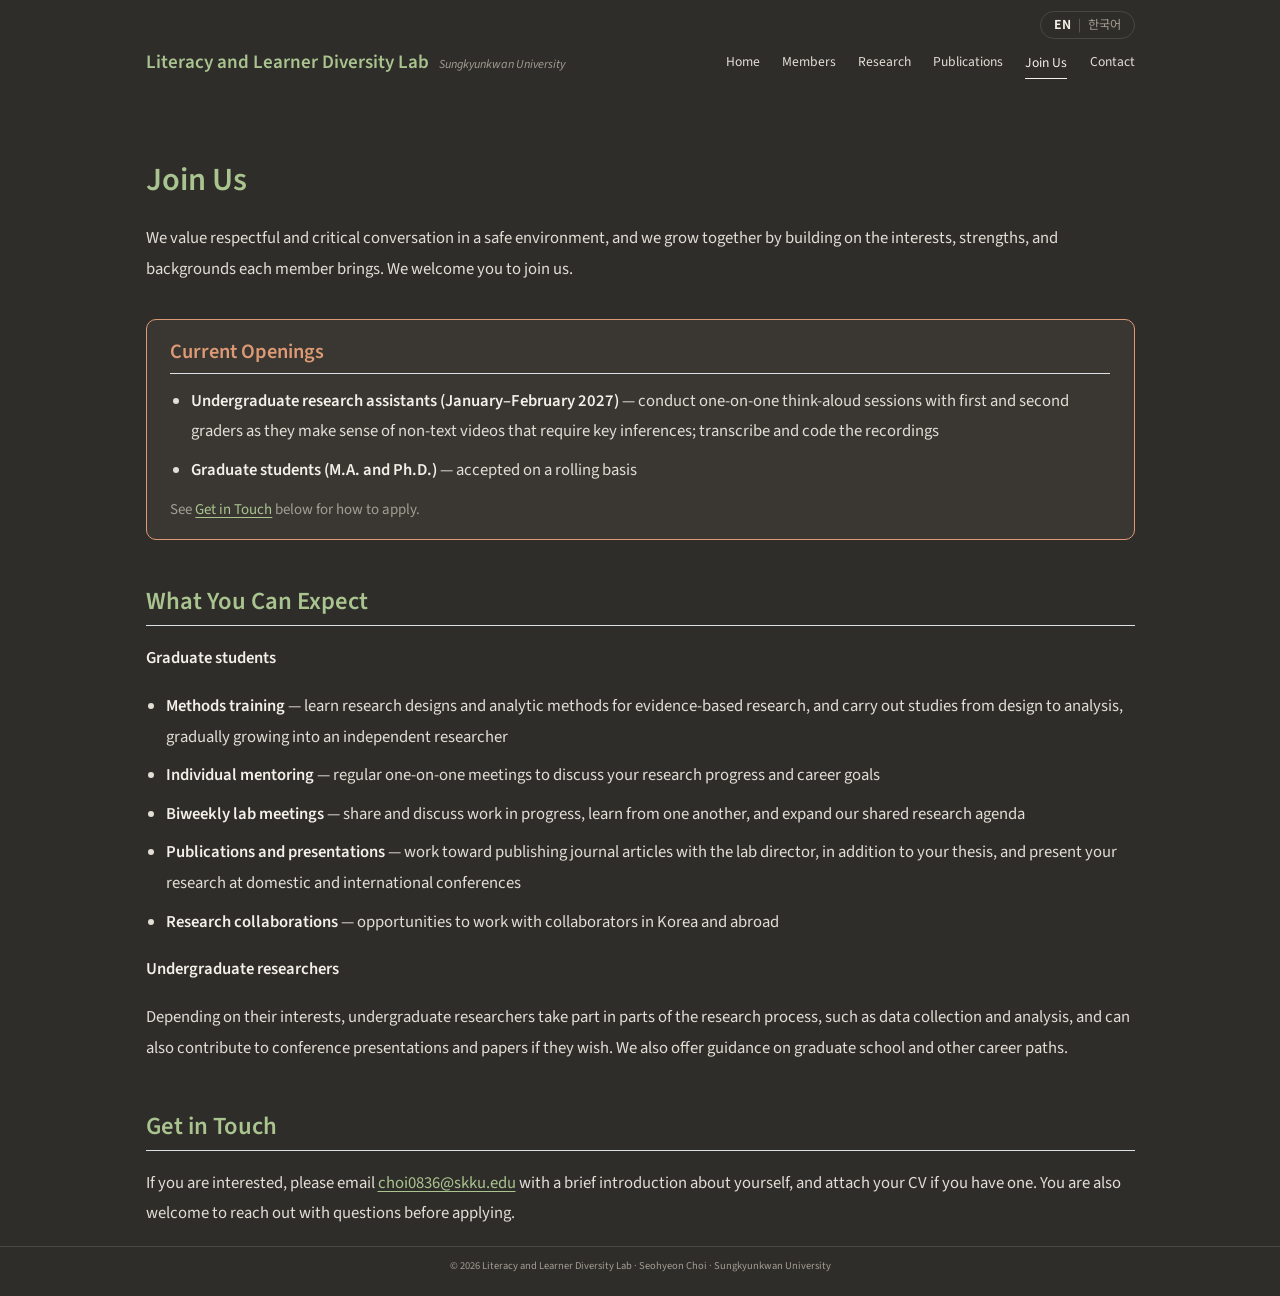
<file: join.html>
<!DOCTYPE html>
<html xmlns="http://www.w3.org/1999/xhtml" lang="en" xml:lang="en"><head>

<meta charset="utf-8">
<meta name="generator" content="quarto-1.11.9">

<meta name="viewport" content="width=device-width, initial-scale=1.0, user-scalable=yes">


<title>Join Us – Literacy and Learner Diversity Lab</title>
<style>
/* Default styles provided by pandoc.
** See https://pandoc.org/MANUAL.html#variables-for-html for config info.
*/
span.smallcaps{font-variant: small-caps;}
div.columns{display: flex; gap: 1.5em;}
div.column{flex: auto;}
@media screen {
div.columns{gap: min(4vw, 1.5em);}
div.column{overflow-x: auto;}
}
div.hanging-indent{margin-left: 1.5em; text-indent: -1.5em;}
ul.task-list{list-style: none;}
ul.task-list li input[type="checkbox"] {
  width: 0.8em;
  margin: 0 0.8em 0.2em -1em; /* quarto-specific, see https://github.com/quarto-dev/quarto-cli/issues/4556 */ 
  vertical-align: middle;
}
</style>


<script src="site_libs/quarto-nav/quarto-nav.js"></script>
<link href="./images/favicon.svg" rel="icon" type="image/svg+xml">
<script src="site_libs/clipboard/clipboard.min.js"></script>
<script src="site_libs/quarto-html/quarto.js" type="module"></script>
<script src="site_libs/quarto-html/tabsets/tabsets.js" type="module"></script>
<script src="site_libs/quarto-html/scrollable-regions/scrollable-regions.js" type="module"></script>
<script src="site_libs/quarto-html/popper.min.js"></script>
<script src="site_libs/quarto-html/tippy.umd.min.js"></script>
<script src="site_libs/quarto-html/anchor.min.js"></script>
<link href="site_libs/quarto-html/tippy.css" rel="stylesheet">
<link href="site_libs/quarto-html/quarto-syntax-highlighting-dark-447e42e69aaa9833c0ba1b986f430b20.css" rel="stylesheet" id="quarto-text-highlighting-styles">
<script src="site_libs/bootstrap/bootstrap.min.js"></script>
<link href="site_libs/bootstrap/bootstrap-icons.css" rel="stylesheet">
<link href="site_libs/bootstrap/bootstrap-063b2987ceae9f975f3f290edf33b78f.min.css" rel="stylesheet" append-hash="true" id="quarto-bootstrap" data-mode="dark">
<script id="quarto-search-options" type="application/json">{
  "language": {
    "search-no-results-text": "No results",
    "search-matching-documents-text": "matching documents",
    "search-copy-link-title": "Copy link to search",
    "search-hide-matches-text": "Hide additional matches",
    "search-more-match-text": "more match in this document",
    "search-more-matches-text": "more matches in this document",
    "search-clear-button-title": "Clear",
    "search-text-placeholder": "",
    "search-detached-cancel-button-title": "Cancel",
    "search-submit-button-title": "Submit",
    "search-label": "Search"
  }
}</script>


</head>

<body class="quarto-light"><a id="quarto-skip-link" class="visually-hidden-focusable" href="#quarto-document-content">Skip to main content</a>

<div id="quarto-search-results"></div>
<!-- content -->
<div id="quarto-content" class="quarto-container page-columns page-rows-contents page-layout-full">
<!-- sidebar -->
<!-- margin-sidebar -->
    
<!-- main -->
<main class="content column-page" id="quarto-document-content" tabindex="-1">
<header id="lab-header">

  <div class="topline"><span class="lang-switch"><a class="lang-en">EN</a><span>|</span><a class="lang-ko">한국어</a></span></div>

  <div class="bar">

    <a class="brand" data-page="index.html">

      <span class="brand-main">Literacy and Learner Diversity Lab</span>

      <span class="brand-sub" data-en="Sungkyunkwan University" data-ko="성균관대학교"></span>

    </a>

    <nav class="lab-nav">

      <a data-page="index.html" data-en="Home" data-ko="Home"></a>

      <a data-page="people.html" data-en="Members" data-ko="Members"></a>

      <a data-page="research.html" data-en="Research" data-ko="Research"></a>

      <a data-page="publications.html" data-en="Publications" data-ko="Publications"></a>

      <a data-page="join.html" data-en="Join Us" data-ko="Join Us"></a>

      <a data-page="contact.html" data-en="Contact" data-ko="Contact"></a>

    </nav>

  </div>

</header>

<script>

(function () {

  var path = window.location.pathname;

  var isKo = /\/ko\/[^\/]*$/.test(path);

  var file = path.split("/").pop() || "index.html";

  var base = isKo ? path.replace(/ko\/[^\/]*$/, "") : path.replace(/[^\/]*$/, "");

  var lang = isKo ? "ko" : "en";

  var h = document.getElementById("lab-header");



  // 메뉴 바를 페이지 맨 위로 옮김

  var qc = document.getElementById("quarto-content");

  if (qc) qc.parentNode.insertBefore(h, qc);



  h.querySelectorAll("[data-page]").forEach(function (a) {

    var page = a.getAttribute("data-page");

    a.setAttribute("href", base + (isKo ? "ko/" : "") + page);

    if (a.parentElement.classList.contains("lab-nav") && page === file) a.classList.add("active");

  });

  h.querySelectorAll("[data-en]").forEach(function (el) { el.textContent = el.dataset[lang]; });



  var en = h.querySelector(".lang-en"), ko = h.querySelector(".lang-ko");

  en.setAttribute("href", base + file);

  ko.setAttribute("href", base + "ko/" + file);

  (isKo ? ko : en).classList.add("current");

  if (file === "index.html") document.body.classList.add("is-home");

})();

</script>


<header id="title-block-header" class="quarto-title-block default">
<div class="quarto-title">
<h1 class="title">Join Us</h1>
</div>



<div class="quarto-title-meta column-page">

    
  
    
  </div>
  


</header>


<p>We value respectful and critical conversation in a safe environment, and we grow together by building on the interests, strengths, and backgrounds each member brings. We welcome you to join us.</p>
<section id="current-openings" class="level2 openings">
<h2 class="anchored" data-anchor-id="current-openings">Current Openings</h2>
<ul>
<li><strong>Undergraduate research assistants (January–February 2027)</strong> — conduct one-on-one think-aloud sessions with first and second graders as they make sense of non-text videos that require key inferences; transcribe and code the recordings</li>
<li><strong>Graduate students (M.A.&nbsp;and Ph.D.)</strong> — accepted on a rolling basis</li>
</ul>
<p>See <a href="#contact">Get in Touch</a> below for how to apply.</p>
</section>
<section id="what-you-can-expect" class="level2">
<h2 class="anchored" data-anchor-id="what-you-can-expect">What You Can Expect</h2>
<p><strong>Graduate students</strong></p>
<ul>
<li><strong>Methods training</strong> — learn research designs and analytic methods for evidence-based research, and carry out studies from design to analysis, gradually growing into an independent researcher</li>
<li><strong>Individual mentoring</strong> — regular one-on-one meetings to discuss your research progress and career goals</li>
<li><strong>Biweekly lab meetings</strong> — share and discuss work in progress, learn from one another, and expand our shared research agenda</li>
<li><strong>Publications and presentations</strong> — work toward publishing journal articles with the lab director, in addition to your thesis, and present your research at domestic and international conferences</li>
<li><strong>Research collaborations</strong> — opportunities to work with collaborators in Korea and abroad</li>
</ul>
<p><strong>Undergraduate researchers</strong></p>
<p>Depending on their interests, undergraduate researchers take part in parts of the research process, such as data collection and analysis, and can also contribute to conference presentations and papers if they wish. We also offer guidance on graduate school and other career paths.</p>
</section>
<section id="contact" class="level2">
<h2 class="anchored" data-anchor-id="contact">Get in Touch</h2>
<p>If you are interested, please email <a href="mailto:choi0836@skku.edu">choi0836@skku.edu</a> with a brief introduction about yourself, and attach your CV if you have one. You are also welcome to reach out with questions before applying.</p>


</section>

</main> <!-- /main -->
<script id="quarto-html-after-body" type="application/javascript">
  window.document.addEventListener("DOMContentLoaded", function (event) {
    const icon = "";
    const anchorJS = new window.AnchorJS();
    anchorJS.options = {
      placement: 'right',
      icon: icon
    };
    anchorJS.add('.anchored');
    const isCodeAnnotation = (el) => {
      for (const clz of el.classList) {
        if (clz.startsWith('code-annotation-')) {                     
          return true;
        }
      }
      return false;
    }
    const onCopySuccess = function(e) {
      // button target
      const button = e.trigger;
      // don't keep focus
      button.blur();
      // flash "checked"
      button.classList.add('code-copy-button-checked');
      var currentTitle = button.getAttribute("title");
      button.setAttribute("title", "Copied!");
      let tooltip;
      if (window.bootstrap) {
        button.setAttribute("data-bs-toggle", "tooltip");
        button.setAttribute("data-bs-placement", "left");
        button.setAttribute("data-bs-title", "Copied!");
        tooltip = new bootstrap.Tooltip(button, 
          { trigger: "manual", 
            customClass: "code-copy-button-tooltip",
            offset: [0, -8]});
        tooltip.show();    
      }
      setTimeout(function() {
        if (tooltip) {
          tooltip.hide();
          button.removeAttribute("data-bs-title");
          button.removeAttribute("data-bs-toggle");
          button.removeAttribute("data-bs-placement");
        }
        button.setAttribute("title", currentTitle);
        button.classList.remove('code-copy-button-checked');
      }, 1000);
      // clear code selection
      e.clearSelection();
    }
    const getTextToCopy = function(trigger) {
      const outerScaffold = trigger.parentElement.cloneNode(true);
      const codeEl = outerScaffold.querySelector('code');
      for (const childEl of codeEl.children) {
        if (isCodeAnnotation(childEl)) {
          childEl.remove();
        }
      }
      return codeEl.innerText;
    }
    const clipboard = new window.ClipboardJS('.code-copy-button:not([data-in-quarto-modal])', {
      text: getTextToCopy
    });
    clipboard.on('success', onCopySuccess);
    if (window.document.getElementById('quarto-embedded-source-code-modal')) {
      const clipboardModal = new window.ClipboardJS('.code-copy-button[data-in-quarto-modal]', {
        text: getTextToCopy,
        container: window.document.getElementById('quarto-embedded-source-code-modal')
      });
      clipboardModal.on('success', onCopySuccess);
    }
      var localhostRegex = new RegExp(/^(?:http|https):\/\/localhost\:?[0-9]*\//);
      var mailtoRegex = new RegExp(/^mailto:/);
        var filterRegex = new RegExp("https:\/\/seohyeon-choi\.github\.io\/");
      var isInternal = (href) => {
          return filterRegex.test(href) || localhostRegex.test(href) || mailtoRegex.test(href);
      }
      // Inspect non-navigation links and adorn them if external
      window.quartoDecorateExternalLinks = function (root) {
     var links = (root || window.document).querySelectorAll('a[href]:not(.nav-link):not(.navbar-brand):not(.toc-action):not(.sidebar-link):not(.sidebar-item-toggle):not(.pagination-link):not(.no-external):not([aria-hidden]):not(.dropdown-item):not(.quarto-navigation-tool):not(.about-link)');
      for (var i=0; i<links.length; i++) {
        const link = links[i];
        if (!isInternal(link.href)) {
          // undo the damage that might have been done by quarto-nav.js in the case of
          // links that we want to consider external
          if (link.dataset.originalHref !== undefined) {
            link.href = link.dataset.originalHref;
          }
          if (!link.classList.contains('no-external-icon')) {
          }
        }
      }
      };
      window.quartoDecorateExternalLinks(window.document);
    // Esc closes the popup (WCAG 1.4.13) and focus leaving both trigger and
    // popup closes it (WCAG 2.4.11); tippy handles neither for interactive popups.
    const hideOnEscAndFocusOut = {
      name: 'hideOnEscAndFocusOut',
      defaultValue: true,
      fn(instance) {
        const dismiss = () => {
          // A show scheduled by the trigger delay would otherwise reopen it
          instance.clearDelayTimeouts();
          instance.hide();
        };
        const onKeyDown = (event) => {
          if (event.key !== 'Escape') {
            return;
          }
          // Keep Esc from also reaching page handlers (e.g. reveal.js overview),
          // except an open reveal.js slide menu, which Esc should close too.
          // The menu handles keys only when its keyboard option is on.
          const menuHandlesEsc = window.Reveal?.getPlugin?.('menu')?.isOpen() &&
            window.Reveal.getConfig().menu?.keyboard !== false;
          if (!menuHandlesEsc) {
            event.stopPropagation();
          }
          if (instance.popper.contains(window.document.activeElement)) {
            // Disabled while refocusing so the focus trigger does not reopen it
            instance.disable();
            instance.reference.focus();
            instance.enable();
          }
          dismiss();
        };
        const onFocusOut = (event) => {
          const target = event.relatedTarget;
          if (target && !instance.reference.contains(target) &&
              !instance.popper.contains(target)) {
            dismiss();
          }
        };
        // On the trigger too: a click trigger (code-annotations: select) has no
        // blur handling. Attached for the instance's lifetime so leaving the
        // trigger also cancels a show still pending on the trigger delay.
        instance.reference.addEventListener('focusout', onFocusOut);
        return {
          onShow() {
            window.document.addEventListener('keydown', onKeyDown, true);
            instance.popper.addEventListener('focusout', onFocusOut);
          },
          onHide() {
            window.document.removeEventListener('keydown', onKeyDown, true);
            instance.popper.removeEventListener('focusout', onFocusOut);
          },
          onDestroy() {
            instance.reference.removeEventListener('focusout', onFocusOut);
          },
        };
      },
    };
    function tippyHover(el, contentFn, onTriggerFn, onUntriggerFn) {
      const config = {
        allowHTML: true,
        maxWidth: 500,
        delay: 100,
        arrow: false,
        appendTo: function(el) {
            return el.parentElement;
        },
        interactive: true,
        interactiveBorder: 10,
        theme: 'quarto',
        placement: 'bottom-start',
        plugins: [hideOnEscAndFocusOut],
      };
      if (contentFn) {
        config.content = contentFn;
      }
      if (onTriggerFn) {
        config.onTrigger = onTriggerFn;
      }
      if (onUntriggerFn) {
        config.onUntrigger = onUntriggerFn;
      }
      window.tippy(el, config); 
    }
    const noterefs = window.document.querySelectorAll('a[role="doc-noteref"]');
    for (var i=0; i<noterefs.length; i++) {
      const ref = noterefs[i];
      tippyHover(ref, function() {
        // use id or data attribute instead here
        let href = ref.getAttribute('data-footnote-href') || ref.getAttribute('href');
        try { href = new URL(href).hash; } catch {}
        const id = href.replace(/^#\/?/, "");
        const note = window.document.getElementById(id);
        if (note) {
          return note.innerHTML;
        } else {
          return "";
        }
      });
    }
    const xrefs = window.document.querySelectorAll('a.quarto-xref');
    const processXRef = (id, note) => {
      // Strip column container classes
      const stripColumnClz = (el) => {
        el.classList.remove("page-full", "page-columns");
        if (el.children) {
          for (const child of el.children) {
            stripColumnClz(child);
          }
        }
      }
      stripColumnClz(note)
      if (id === null || id.startsWith('sec-')) {
        // Special case sections, only their first couple elements
        const container = document.createElement("div");
        if (note.children && note.children.length > 2) {
          container.appendChild(note.children[0].cloneNode(true));
          for (let i = 1; i < note.children.length; i++) {
            const child = note.children[i];
            if (child.tagName === "P" && child.innerText === "") {
              continue;
            } else {
              container.appendChild(child.cloneNode(true));
              break;
            }
          }
          if (window.Quarto?.typesetMath) {
            window.Quarto.typesetMath(container);
          }
          return container.innerHTML
        } else {
          if (window.Quarto?.typesetMath) {
            window.Quarto.typesetMath(note);
          }
          return note.innerHTML;
        }
      } else {
        // Remove any anchor links if they are present
        const anchorLink = note.querySelector('a.anchorjs-link');
        if (anchorLink) {
          anchorLink.remove();
        }
        if (window.Quarto?.typesetMath) {
          window.Quarto.typesetMath(note);
        }
        if (note.classList.contains("callout")) {
          return note.outerHTML;
        } else {
          return note.innerHTML;
        }
      }
    }
    for (var i=0; i<xrefs.length; i++) {
      const xref = xrefs[i];
      tippyHover(xref, undefined, function(instance) {
        instance.disable();
        let url = xref.getAttribute('href');
        let hash = undefined; 
        if (url.startsWith('#')) {
          hash = url;
        } else {
          try { hash = new URL(url).hash; } catch {}
        }
        if (hash) {
          const id = hash.replace(/^#\/?/, "");
          const note = window.document.getElementById(id);
          if (note !== null) {
            try {
              const html = processXRef(id, note.cloneNode(true));
              instance.setContent(html);
            } finally {
              instance.enable();
              instance.show();
            }
          } else {
            // See if we can fetch this
            fetch(url.split('#')[0])
            .then(res => res.text())
            .then(html => {
              const parser = new DOMParser();
              const htmlDoc = parser.parseFromString(html, "text/html");
              const note = htmlDoc.getElementById(id);
              if (note !== null) {
                const html = processXRef(id, note);
                instance.setContent(html);
              } 
            }).finally(() => {
              instance.enable();
              instance.show();
            });
          }
        } else {
          // See if we can fetch a full url (with no hash to target)
          // This is a special case and we should probably do some content thinning / targeting
          fetch(url)
          .then(res => res.text())
          .then(html => {
            const parser = new DOMParser();
            const htmlDoc = parser.parseFromString(html, "text/html");
            const note = htmlDoc.querySelector('main.content');
            if (note !== null) {
              // This should only happen for chapter cross references
              // (since there is no id in the URL)
              // remove the first header
              if (note.children.length > 0 && note.children[0].tagName === "HEADER") {
                note.children[0].remove();
              }
              const html = processXRef(null, note);
              instance.setContent(html);
            } 
          }).finally(() => {
            instance.enable();
            instance.show();
          });
        }
      }, function(instance) {
      });
    }
        let selectedAnnoteEl;
        const selectorForAnnotation = ( cell, annotation) => {
          let cellAttr = 'data-code-cell="' + cell + '"';
          let lineAttr = 'data-code-annotation="' +  annotation + '"';
          const selector = 'span[' + cellAttr + '][' + lineAttr + ']';
          return selector;
        }
        const selectCodeLines = (annoteEl) => {
          const doc = window.document;
          const targetCell = annoteEl.getAttribute("data-target-cell");
          const targetAnnotation = annoteEl.getAttribute("data-target-annotation");
          const annoteSpan = window.document.querySelector(selectorForAnnotation(targetCell, targetAnnotation));
          const lines = annoteSpan.getAttribute("data-code-lines").split(",");
          const lineIds = lines.map((line) => {
            return targetCell + "-" + line;
          })
          // Each band is positioned against its own containing block, which is
          // not the offsetParent of the lines, so place it from client rects.
          const placeBand = (band, firstEl, lastEl, codeBlock) => {
            const container = band.offsetParent;
            if (container === null) {
              return;
            }
            const containerRect = container.getBoundingClientRect();
            // Reveal.js scales slides with a transform, so convert client
            // pixels back to the CSS pixels of the container.
            const scale = containerRect.height / container.offsetHeight || 1;
            const firstRect = firstEl.getBoundingClientRect();
            const lastRect = lastEl.getBoundingClientRect();
            const top = (firstRect.top - containerRect.top) / scale - container.clientTop + container.scrollTop;
            const height = (lastRect.bottom - firstRect.top) / scale;
            band.style.top = top - 2 + "px";
            band.style.height = height + 4 + "px";
            if (codeBlock) {
              // Without the copy button wrapper, the containing block is wider
              // than the code block, so span the code block explicitly.
              const blockRect = codeBlock.getBoundingClientRect();
              band.style.left = (blockRect.left - containerRect.left) / scale - container.clientLeft + container.scrollLeft + "px";
              band.style.width = blockRect.width / scale + "px";
            }
          };
          if (lineIds.length > 0) {
            const el = window.document.getElementById(lineIds[0]);
            const lastEl = window.document.getElementById(lineIds[lineIds.length - 1]);
            const parent = el.parentElement.parentElement;
            // cook up a div (if necessary) and position it
            let div = window.document.getElementById("code-annotation-line-highlight");
            if (div === null) {
              div = window.document.createElement("div");
              div.setAttribute("id", "code-annotation-line-highlight");
              div.style.position = 'absolute';
              parent.appendChild(div);
            }
            placeBand(div, el, lastEl, parent.closest("div.sourceCode") || parent);
            let gutterDiv = window.document.getElementById("code-annotation-line-highlight-gutter");
            if (gutterDiv === null) {
              gutterDiv = window.document.createElement("div");
              gutterDiv.setAttribute("id", "code-annotation-line-highlight-gutter");
              gutterDiv.style.position = 'absolute';
              const codeCell = window.document.getElementById(targetCell);
              const gutter = codeCell.querySelector('.code-annotation-gutter');
              gutter.appendChild(gutterDiv);
            }
            placeBand(gutterDiv, el, lastEl);
            selectedAnnoteEl = annoteEl;
          }
        };
        const unselectCodeLines = () => {
          const elementsIds = ["code-annotation-line-highlight", "code-annotation-line-highlight-gutter"];
          elementsIds.forEach((elId) => {
            const div = window.document.getElementById(elId);
            if (div) {
              div.remove();
            }
          });
          selectedAnnoteEl = undefined;
        };
          // Handle positioning of the toggle
      window.addEventListener(
        "resize",
        throttle(() => {
          elRect = undefined;
          if (selectedAnnoteEl) {
            selectCodeLines(selectedAnnoteEl);
          }
        }, 10)
      );
      function throttle(fn, ms) {
      let throttle = false;
      let timer;
        return (...args) => {
          if(!throttle) { // first call gets through
              fn.apply(this, args);
              throttle = true;
          } else { // all the others get throttled
              if(timer) clearTimeout(timer); // cancel #2
              timer = setTimeout(() => {
                fn.apply(this, args);
                timer = throttle = false;
              }, ms);
          }
        };
      }
        // Attach click handler to the DT
        const annoteDls = window.document.querySelectorAll('dt[data-target-cell]');
        for (const annoteDlNode of annoteDls) {
          annoteDlNode.addEventListener('click', (event) => {
            const clickedEl = event.target;
            if (clickedEl !== selectedAnnoteEl) {
              unselectCodeLines();
              const activeEl = window.document.querySelector('dt[data-target-cell].code-annotation-active');
              if (activeEl) {
                activeEl.classList.remove('code-annotation-active');
              }
              selectCodeLines(clickedEl);
              clickedEl.classList.add('code-annotation-active');
            } else {
              // Unselect the line
              unselectCodeLines();
              clickedEl.classList.remove('code-annotation-active');
            }
          });
        }
    const findCites = (el) => {
      const parentEl = el.parentElement;
      if (parentEl) {
        const cites = parentEl.dataset.cites;
        if (cites) {
          return {
            el,
            cites: cites.split(' ')
          };
        } else {
          return findCites(el.parentElement)
        }
      } else {
        return undefined;
      }
    };
    var bibliorefs = window.document.querySelectorAll('a[role="doc-biblioref"]');
    for (var i=0; i<bibliorefs.length; i++) {
      const ref = bibliorefs[i];
      const citeInfo = findCites(ref);
      if (citeInfo) {
        tippyHover(citeInfo.el, function() {
          var popup = window.document.createElement('div');
          citeInfo.cites.forEach(function(cite) {
            var citeDiv = window.document.createElement('div');
            citeDiv.classList.add('hanging-indent');
            citeDiv.classList.add('csl-entry');
            var biblioDiv = window.document.getElementById('ref-' + cite);
            if (biblioDiv) {
              citeDiv.innerHTML = biblioDiv.innerHTML;
            }
            popup.appendChild(citeDiv);
          });
          return popup.innerHTML;
        });
      }
    }
  });
  </script>
  <script type="application/javascript">
  window.quartoScrollableRegionsLabels = {"code":"Scrollable code","output":"Scrollable output"};
  </script>
</div> <!-- /content -->
<footer class="footer">
  <div class="nav-footer">
    <div class="nav-footer-left">
      &nbsp;
    </div>   
    <div class="nav-footer-center">
<p>© 2026 Literacy and Learner Diversity Lab · Seohyeon Choi · Sungkyunkwan University</p>
</div>
    <div class="nav-footer-right">
      &nbsp;
    </div>
  </div>
</footer>




</body></html>
</file>
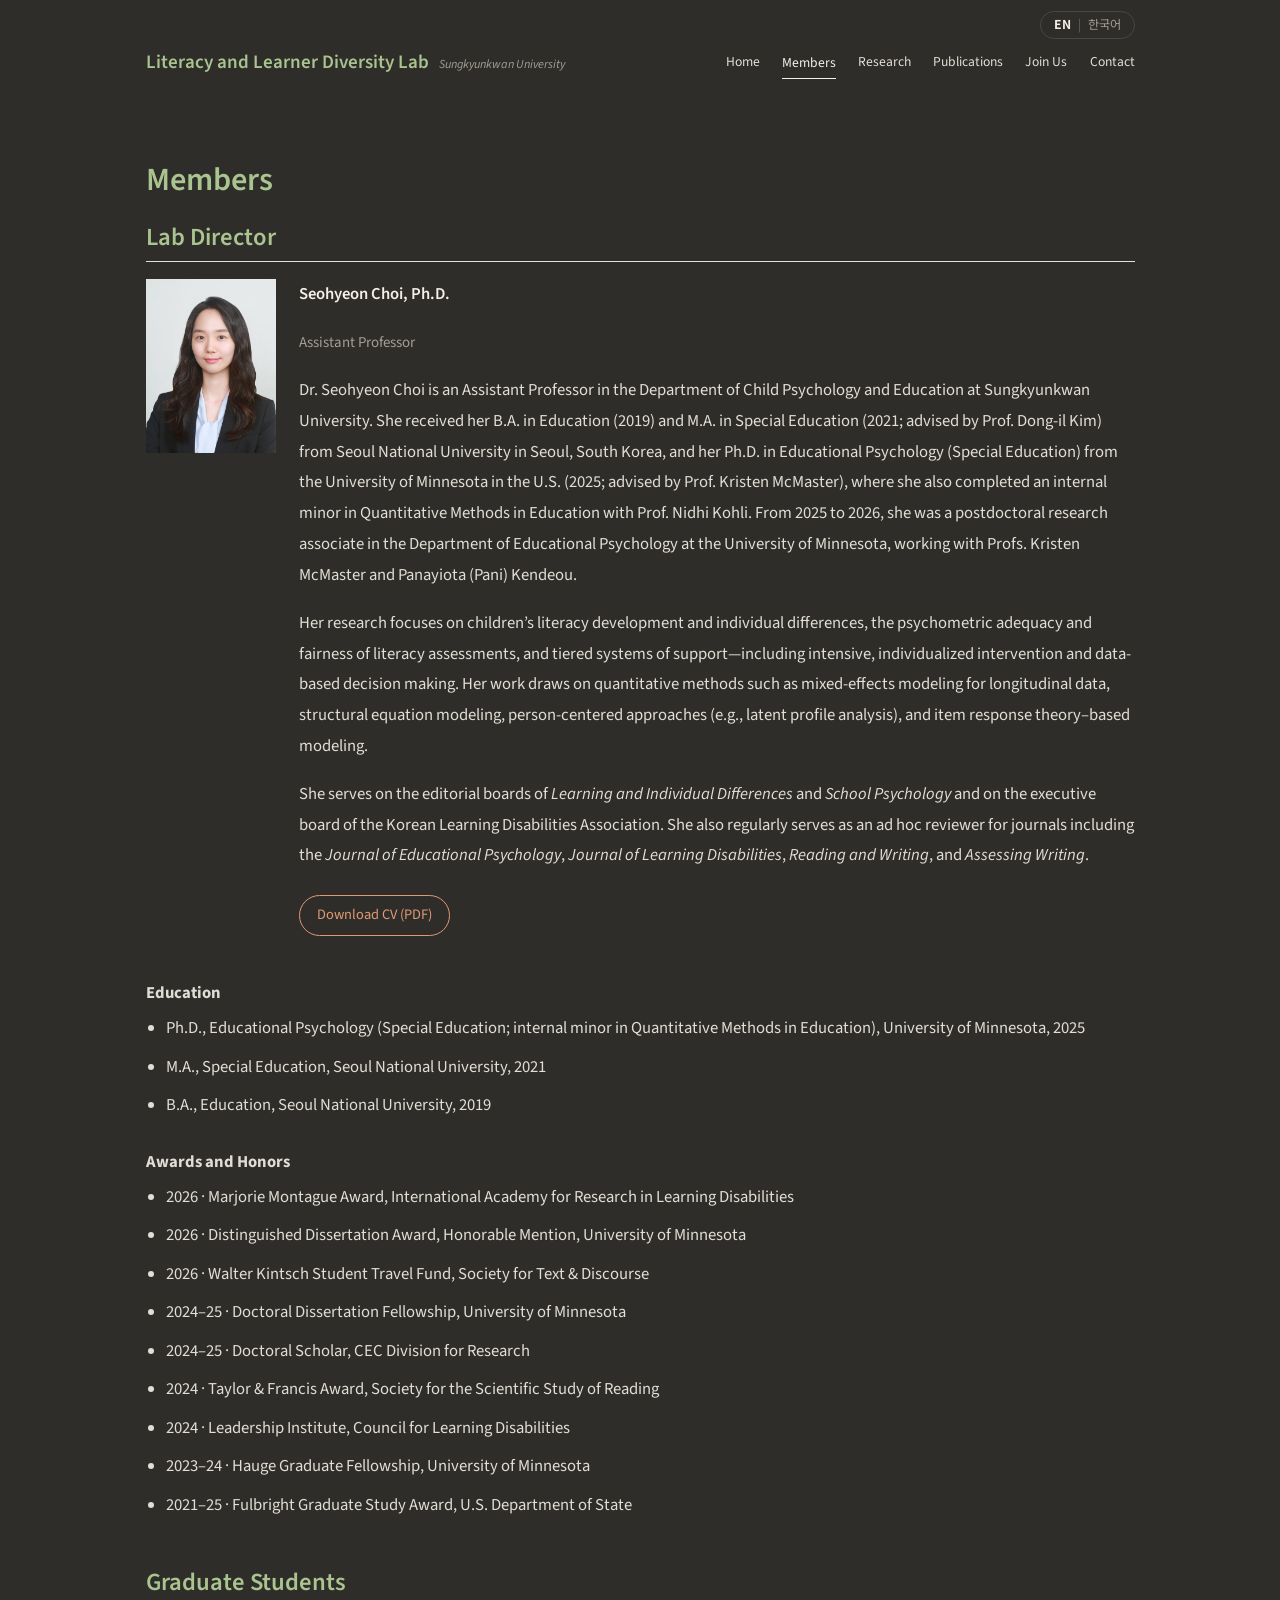
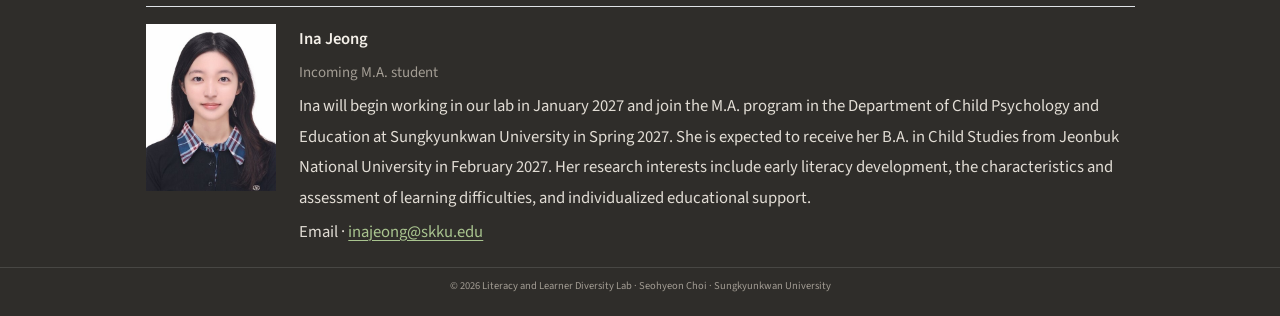
<file: people.html>
<!DOCTYPE html>
<html xmlns="http://www.w3.org/1999/xhtml" lang="en" xml:lang="en"><head>

<meta charset="utf-8">
<meta name="generator" content="quarto-1.11.9">

<meta name="viewport" content="width=device-width, initial-scale=1.0, user-scalable=yes">


<title>Members – Literacy and Learner Diversity Lab</title>
<style>
/* Default styles provided by pandoc.
** See https://pandoc.org/MANUAL.html#variables-for-html for config info.
*/
span.smallcaps{font-variant: small-caps;}
div.columns{display: flex; gap: 1.5em;}
div.column{flex: auto;}
@media screen {
div.columns{gap: min(4vw, 1.5em);}
div.column{overflow-x: auto;}
}
div.hanging-indent{margin-left: 1.5em; text-indent: -1.5em;}
ul.task-list{list-style: none;}
ul.task-list li input[type="checkbox"] {
  width: 0.8em;
  margin: 0 0.8em 0.2em -1em; /* quarto-specific, see https://github.com/quarto-dev/quarto-cli/issues/4556 */ 
  vertical-align: middle;
}
</style>


<script src="site_libs/quarto-nav/quarto-nav.js"></script>
<link href="./images/favicon.svg" rel="icon" type="image/svg+xml">
<script src="site_libs/clipboard/clipboard.min.js"></script>
<script src="site_libs/quarto-html/quarto.js" type="module"></script>
<script src="site_libs/quarto-html/tabsets/tabsets.js" type="module"></script>
<script src="site_libs/quarto-html/scrollable-regions/scrollable-regions.js" type="module"></script>
<script src="site_libs/quarto-html/popper.min.js"></script>
<script src="site_libs/quarto-html/tippy.umd.min.js"></script>
<script src="site_libs/quarto-html/anchor.min.js"></script>
<link href="site_libs/quarto-html/tippy.css" rel="stylesheet">
<link href="site_libs/quarto-html/quarto-syntax-highlighting-dark-447e42e69aaa9833c0ba1b986f430b20.css" rel="stylesheet" id="quarto-text-highlighting-styles">
<script src="site_libs/bootstrap/bootstrap.min.js"></script>
<link href="site_libs/bootstrap/bootstrap-icons.css" rel="stylesheet">
<link href="site_libs/bootstrap/bootstrap-063b2987ceae9f975f3f290edf33b78f.min.css" rel="stylesheet" append-hash="true" id="quarto-bootstrap" data-mode="dark">
<script id="quarto-search-options" type="application/json">{
  "language": {
    "search-no-results-text": "No results",
    "search-matching-documents-text": "matching documents",
    "search-copy-link-title": "Copy link to search",
    "search-hide-matches-text": "Hide additional matches",
    "search-more-match-text": "more match in this document",
    "search-more-matches-text": "more matches in this document",
    "search-clear-button-title": "Clear",
    "search-text-placeholder": "",
    "search-detached-cancel-button-title": "Cancel",
    "search-submit-button-title": "Submit",
    "search-label": "Search"
  }
}</script>


</head>

<body class="quarto-light"><a id="quarto-skip-link" class="visually-hidden-focusable" href="#quarto-document-content">Skip to main content</a>

<div id="quarto-search-results"></div>
<!-- content -->
<div id="quarto-content" class="quarto-container page-columns page-rows-contents page-layout-full">
<!-- sidebar -->
<!-- margin-sidebar -->
    
<!-- main -->
<main class="content column-page" id="quarto-document-content" tabindex="-1">
<header id="lab-header">

  <div class="topline"><span class="lang-switch"><a class="lang-en">EN</a><span>|</span><a class="lang-ko">한국어</a></span></div>

  <div class="bar">

    <a class="brand" data-page="index.html">

      <span class="brand-main">Literacy and Learner Diversity Lab</span>

      <span class="brand-sub" data-en="Sungkyunkwan University" data-ko="성균관대학교"></span>

    </a>

    <nav class="lab-nav">

      <a data-page="index.html" data-en="Home" data-ko="Home"></a>

      <a data-page="people.html" data-en="Members" data-ko="Members"></a>

      <a data-page="research.html" data-en="Research" data-ko="Research"></a>

      <a data-page="publications.html" data-en="Publications" data-ko="Publications"></a>

      <a data-page="join.html" data-en="Join Us" data-ko="Join Us"></a>

      <a data-page="contact.html" data-en="Contact" data-ko="Contact"></a>

    </nav>

  </div>

</header>

<script>

(function () {

  var path = window.location.pathname;

  var isKo = /\/ko\/[^\/]*$/.test(path);

  var file = path.split("/").pop() || "index.html";

  var base = isKo ? path.replace(/ko\/[^\/]*$/, "") : path.replace(/[^\/]*$/, "");

  var lang = isKo ? "ko" : "en";

  var h = document.getElementById("lab-header");



  // 메뉴 바를 페이지 맨 위로 옮김

  var qc = document.getElementById("quarto-content");

  if (qc) qc.parentNode.insertBefore(h, qc);



  h.querySelectorAll("[data-page]").forEach(function (a) {

    var page = a.getAttribute("data-page");

    a.setAttribute("href", base + (isKo ? "ko/" : "") + page);

    if (a.parentElement.classList.contains("lab-nav") && page === file) a.classList.add("active");

  });

  h.querySelectorAll("[data-en]").forEach(function (el) { el.textContent = el.dataset[lang]; });



  var en = h.querySelector(".lang-en"), ko = h.querySelector(".lang-ko");

  en.setAttribute("href", base + file);

  ko.setAttribute("href", base + "ko/" + file);

  (isKo ? ko : en).classList.add("current");

  if (file === "index.html") document.body.classList.add("is-home");

})();

</script>


<header id="title-block-header" class="quarto-title-block default">
<div class="quarto-title">
<h1 class="title">Members</h1>
</div>



<div class="quarto-title-meta column-page">

    
  
    
  </div>
  


</header>


<section id="lab-director" class="level2">
<h2 class="anchored" data-anchor-id="lab-director">Lab Director</h2>
<div class="person">
<p><img src="images/choi.jpg" class="img-fluid" alt="Seohyeon Choi"></p>
<div>
<p><strong>Seohyeon Choi, Ph.D.</strong></p>
<p><span class="role">Assistant Professor</span></p>
<p>Dr.&nbsp;Seohyeon Choi is an Assistant Professor in the Department of Child Psychology and Education at Sungkyunkwan University. She received her B.A. in Education (2019) and M.A.&nbsp;in Special Education (2021; advised by Prof.&nbsp;Dong-il Kim) from Seoul National University in Seoul, South Korea, and her Ph.D.&nbsp;in Educational Psychology (Special Education) from the University of Minnesota in the U.S. (2025; advised by Prof.&nbsp;Kristen McMaster), where she also completed an internal minor in Quantitative Methods in Education with Prof.&nbsp;Nidhi Kohli. From 2025 to 2026, she was a postdoctoral research associate in the Department of Educational Psychology at the University of Minnesota, working with Profs. Kristen McMaster and Panayiota (Pani) Kendeou.</p>
<p>Her research focuses on children’s literacy development and individual differences, the psychometric adequacy and fairness of literacy assessments, and tiered systems of support—including intensive, individualized intervention and data-based decision making. Her work draws on quantitative methods such as mixed-effects modeling for longitudinal data, structural equation modeling, person-centered approaches (e.g., latent profile analysis), and item response theory–based modeling.</p>
<p>She serves on the editorial boards of <em>Learning and Individual Differences</em> and <em>School Psychology</em> and on the executive board of the Korean Learning Disabilities Association. She also regularly serves as an ad hoc reviewer for journals including the <em>Journal of Educational Psychology</em>, <em>Journal of Learning Disabilities</em>, <em>Reading and Writing</em>, and <em>Assessing Writing</em>.</p>
<p><a href="files/choiS_CV.pdf" class="btn-cv" download="choiS_CV.pdf">Download CV (PDF)</a></p>
</div>
</div>
<section id="education" class="level3">
<h3 class="anchored" data-anchor-id="education">Education</h3>
<ul>
<li>Ph.D., Educational Psychology (Special Education; internal minor in Quantitative Methods in Education), University of Minnesota, 2025</li>
<li>M.A., Special Education, Seoul National University, 2021</li>
<li>B.A., Education, Seoul National University, 2019</li>
</ul>
</section>
<section id="awards-and-honors" class="level3">
<h3 class="anchored" data-anchor-id="awards-and-honors">Awards and Honors</h3>
<ul>
<li>2026 · Marjorie Montague Award, International Academy for Research in Learning Disabilities</li>
<li>2026 · Distinguished Dissertation Award, Honorable Mention, University of Minnesota</li>
<li>2026 · Walter Kintsch Student Travel Fund, Society for Text &amp; Discourse</li>
<li>2024–25 · Doctoral Dissertation Fellowship, University of Minnesota</li>
<li>2024–25 · Doctoral Scholar, CEC Division for Research</li>
<li>2024 · Taylor &amp; Francis Award, Society for the Scientific Study of Reading</li>
<li>2024 · Leadership Institute, Council for Learning Disabilities</li>
<li>2023–24 · Hauge Graduate Fellowship, University of Minnesota</li>
<li>2021–25 · Fulbright Graduate Study Award, U.S. Department of State</li>
</ul>
</section>
</section>
<section id="graduate-students" class="level2">
<h2 class="anchored" data-anchor-id="graduate-students">Graduate Students</h2>
<div class="member">
<p><img src="images/ina-jung.jpg" class="img-fluid" alt="Ina Jeong"></p>
<div>
<p><strong>Ina Jeong</strong></p>
<p><span class="role">Incoming M.A.&nbsp;student</span></p>
<p>Ina will begin working in our lab in January 2027 and join the M.A.&nbsp;program in the Department of Child Psychology and Education at Sungkyunkwan University in Spring 2027. She is expected to receive her B.A. in Child Studies from Jeonbuk National University in February 2027. Her research interests include early literacy development, the characteristics and assessment of learning difficulties, and individualized educational support.</p>
<p>Email · <a href="mailto:inajeong@skku.edu">inajeong@skku.edu</a></p>
</div>
</div>


</section>

</main> <!-- /main -->
<script id="quarto-html-after-body" type="application/javascript">
  window.document.addEventListener("DOMContentLoaded", function (event) {
    const icon = "";
    const anchorJS = new window.AnchorJS();
    anchorJS.options = {
      placement: 'right',
      icon: icon
    };
    anchorJS.add('.anchored');
    const isCodeAnnotation = (el) => {
      for (const clz of el.classList) {
        if (clz.startsWith('code-annotation-')) {                     
          return true;
        }
      }
      return false;
    }
    const onCopySuccess = function(e) {
      // button target
      const button = e.trigger;
      // don't keep focus
      button.blur();
      // flash "checked"
      button.classList.add('code-copy-button-checked');
      var currentTitle = button.getAttribute("title");
      button.setAttribute("title", "Copied!");
      let tooltip;
      if (window.bootstrap) {
        button.setAttribute("data-bs-toggle", "tooltip");
        button.setAttribute("data-bs-placement", "left");
        button.setAttribute("data-bs-title", "Copied!");
        tooltip = new bootstrap.Tooltip(button, 
          { trigger: "manual", 
            customClass: "code-copy-button-tooltip",
            offset: [0, -8]});
        tooltip.show();    
      }
      setTimeout(function() {
        if (tooltip) {
          tooltip.hide();
          button.removeAttribute("data-bs-title");
          button.removeAttribute("data-bs-toggle");
          button.removeAttribute("data-bs-placement");
        }
        button.setAttribute("title", currentTitle);
        button.classList.remove('code-copy-button-checked');
      }, 1000);
      // clear code selection
      e.clearSelection();
    }
    const getTextToCopy = function(trigger) {
      const outerScaffold = trigger.parentElement.cloneNode(true);
      const codeEl = outerScaffold.querySelector('code');
      for (const childEl of codeEl.children) {
        if (isCodeAnnotation(childEl)) {
          childEl.remove();
        }
      }
      return codeEl.innerText;
    }
    const clipboard = new window.ClipboardJS('.code-copy-button:not([data-in-quarto-modal])', {
      text: getTextToCopy
    });
    clipboard.on('success', onCopySuccess);
    if (window.document.getElementById('quarto-embedded-source-code-modal')) {
      const clipboardModal = new window.ClipboardJS('.code-copy-button[data-in-quarto-modal]', {
        text: getTextToCopy,
        container: window.document.getElementById('quarto-embedded-source-code-modal')
      });
      clipboardModal.on('success', onCopySuccess);
    }
      var localhostRegex = new RegExp(/^(?:http|https):\/\/localhost\:?[0-9]*\//);
      var mailtoRegex = new RegExp(/^mailto:/);
        var filterRegex = new RegExp("https:\/\/seohyeon-choi\.github\.io\/");
      var isInternal = (href) => {
          return filterRegex.test(href) || localhostRegex.test(href) || mailtoRegex.test(href);
      }
      // Inspect non-navigation links and adorn them if external
      window.quartoDecorateExternalLinks = function (root) {
     var links = (root || window.document).querySelectorAll('a[href]:not(.nav-link):not(.navbar-brand):not(.toc-action):not(.sidebar-link):not(.sidebar-item-toggle):not(.pagination-link):not(.no-external):not([aria-hidden]):not(.dropdown-item):not(.quarto-navigation-tool):not(.about-link)');
      for (var i=0; i<links.length; i++) {
        const link = links[i];
        if (!isInternal(link.href)) {
          // undo the damage that might have been done by quarto-nav.js in the case of
          // links that we want to consider external
          if (link.dataset.originalHref !== undefined) {
            link.href = link.dataset.originalHref;
          }
          if (!link.classList.contains('no-external-icon')) {
          }
        }
      }
      };
      window.quartoDecorateExternalLinks(window.document);
    // Esc closes the popup (WCAG 1.4.13) and focus leaving both trigger and
    // popup closes it (WCAG 2.4.11); tippy handles neither for interactive popups.
    const hideOnEscAndFocusOut = {
      name: 'hideOnEscAndFocusOut',
      defaultValue: true,
      fn(instance) {
        const dismiss = () => {
          // A show scheduled by the trigger delay would otherwise reopen it
          instance.clearDelayTimeouts();
          instance.hide();
        };
        const onKeyDown = (event) => {
          if (event.key !== 'Escape') {
            return;
          }
          // Keep Esc from also reaching page handlers (e.g. reveal.js overview),
          // except an open reveal.js slide menu, which Esc should close too.
          // The menu handles keys only when its keyboard option is on.
          const menuHandlesEsc = window.Reveal?.getPlugin?.('menu')?.isOpen() &&
            window.Reveal.getConfig().menu?.keyboard !== false;
          if (!menuHandlesEsc) {
            event.stopPropagation();
          }
          if (instance.popper.contains(window.document.activeElement)) {
            // Disabled while refocusing so the focus trigger does not reopen it
            instance.disable();
            instance.reference.focus();
            instance.enable();
          }
          dismiss();
        };
        const onFocusOut = (event) => {
          const target = event.relatedTarget;
          if (target && !instance.reference.contains(target) &&
              !instance.popper.contains(target)) {
            dismiss();
          }
        };
        // On the trigger too: a click trigger (code-annotations: select) has no
        // blur handling. Attached for the instance's lifetime so leaving the
        // trigger also cancels a show still pending on the trigger delay.
        instance.reference.addEventListener('focusout', onFocusOut);
        return {
          onShow() {
            window.document.addEventListener('keydown', onKeyDown, true);
            instance.popper.addEventListener('focusout', onFocusOut);
          },
          onHide() {
            window.document.removeEventListener('keydown', onKeyDown, true);
            instance.popper.removeEventListener('focusout', onFocusOut);
          },
          onDestroy() {
            instance.reference.removeEventListener('focusout', onFocusOut);
          },
        };
      },
    };
    function tippyHover(el, contentFn, onTriggerFn, onUntriggerFn) {
      const config = {
        allowHTML: true,
        maxWidth: 500,
        delay: 100,
        arrow: false,
        appendTo: function(el) {
            return el.parentElement;
        },
        interactive: true,
        interactiveBorder: 10,
        theme: 'quarto',
        placement: 'bottom-start',
        plugins: [hideOnEscAndFocusOut],
      };
      if (contentFn) {
        config.content = contentFn;
      }
      if (onTriggerFn) {
        config.onTrigger = onTriggerFn;
      }
      if (onUntriggerFn) {
        config.onUntrigger = onUntriggerFn;
      }
      window.tippy(el, config); 
    }
    const noterefs = window.document.querySelectorAll('a[role="doc-noteref"]');
    for (var i=0; i<noterefs.length; i++) {
      const ref = noterefs[i];
      tippyHover(ref, function() {
        // use id or data attribute instead here
        let href = ref.getAttribute('data-footnote-href') || ref.getAttribute('href');
        try { href = new URL(href).hash; } catch {}
        const id = href.replace(/^#\/?/, "");
        const note = window.document.getElementById(id);
        if (note) {
          return note.innerHTML;
        } else {
          return "";
        }
      });
    }
    const xrefs = window.document.querySelectorAll('a.quarto-xref');
    const processXRef = (id, note) => {
      // Strip column container classes
      const stripColumnClz = (el) => {
        el.classList.remove("page-full", "page-columns");
        if (el.children) {
          for (const child of el.children) {
            stripColumnClz(child);
          }
        }
      }
      stripColumnClz(note)
      if (id === null || id.startsWith('sec-')) {
        // Special case sections, only their first couple elements
        const container = document.createElement("div");
        if (note.children && note.children.length > 2) {
          container.appendChild(note.children[0].cloneNode(true));
          for (let i = 1; i < note.children.length; i++) {
            const child = note.children[i];
            if (child.tagName === "P" && child.innerText === "") {
              continue;
            } else {
              container.appendChild(child.cloneNode(true));
              break;
            }
          }
          if (window.Quarto?.typesetMath) {
            window.Quarto.typesetMath(container);
          }
          return container.innerHTML
        } else {
          if (window.Quarto?.typesetMath) {
            window.Quarto.typesetMath(note);
          }
          return note.innerHTML;
        }
      } else {
        // Remove any anchor links if they are present
        const anchorLink = note.querySelector('a.anchorjs-link');
        if (anchorLink) {
          anchorLink.remove();
        }
        if (window.Quarto?.typesetMath) {
          window.Quarto.typesetMath(note);
        }
        if (note.classList.contains("callout")) {
          return note.outerHTML;
        } else {
          return note.innerHTML;
        }
      }
    }
    for (var i=0; i<xrefs.length; i++) {
      const xref = xrefs[i];
      tippyHover(xref, undefined, function(instance) {
        instance.disable();
        let url = xref.getAttribute('href');
        let hash = undefined; 
        if (url.startsWith('#')) {
          hash = url;
        } else {
          try { hash = new URL(url).hash; } catch {}
        }
        if (hash) {
          const id = hash.replace(/^#\/?/, "");
          const note = window.document.getElementById(id);
          if (note !== null) {
            try {
              const html = processXRef(id, note.cloneNode(true));
              instance.setContent(html);
            } finally {
              instance.enable();
              instance.show();
            }
          } else {
            // See if we can fetch this
            fetch(url.split('#')[0])
            .then(res => res.text())
            .then(html => {
              const parser = new DOMParser();
              const htmlDoc = parser.parseFromString(html, "text/html");
              const note = htmlDoc.getElementById(id);
              if (note !== null) {
                const html = processXRef(id, note);
                instance.setContent(html);
              } 
            }).finally(() => {
              instance.enable();
              instance.show();
            });
          }
        } else {
          // See if we can fetch a full url (with no hash to target)
          // This is a special case and we should probably do some content thinning / targeting
          fetch(url)
          .then(res => res.text())
          .then(html => {
            const parser = new DOMParser();
            const htmlDoc = parser.parseFromString(html, "text/html");
            const note = htmlDoc.querySelector('main.content');
            if (note !== null) {
              // This should only happen for chapter cross references
              // (since there is no id in the URL)
              // remove the first header
              if (note.children.length > 0 && note.children[0].tagName === "HEADER") {
                note.children[0].remove();
              }
              const html = processXRef(null, note);
              instance.setContent(html);
            } 
          }).finally(() => {
            instance.enable();
            instance.show();
          });
        }
      }, function(instance) {
      });
    }
        let selectedAnnoteEl;
        const selectorForAnnotation = ( cell, annotation) => {
          let cellAttr = 'data-code-cell="' + cell + '"';
          let lineAttr = 'data-code-annotation="' +  annotation + '"';
          const selector = 'span[' + cellAttr + '][' + lineAttr + ']';
          return selector;
        }
        const selectCodeLines = (annoteEl) => {
          const doc = window.document;
          const targetCell = annoteEl.getAttribute("data-target-cell");
          const targetAnnotation = annoteEl.getAttribute("data-target-annotation");
          const annoteSpan = window.document.querySelector(selectorForAnnotation(targetCell, targetAnnotation));
          const lines = annoteSpan.getAttribute("data-code-lines").split(",");
          const lineIds = lines.map((line) => {
            return targetCell + "-" + line;
          })
          // Each band is positioned against its own containing block, which is
          // not the offsetParent of the lines, so place it from client rects.
          const placeBand = (band, firstEl, lastEl, codeBlock) => {
            const container = band.offsetParent;
            if (container === null) {
              return;
            }
            const containerRect = container.getBoundingClientRect();
            // Reveal.js scales slides with a transform, so convert client
            // pixels back to the CSS pixels of the container.
            const scale = containerRect.height / container.offsetHeight || 1;
            const firstRect = firstEl.getBoundingClientRect();
            const lastRect = lastEl.getBoundingClientRect();
            const top = (firstRect.top - containerRect.top) / scale - container.clientTop + container.scrollTop;
            const height = (lastRect.bottom - firstRect.top) / scale;
            band.style.top = top - 2 + "px";
            band.style.height = height + 4 + "px";
            if (codeBlock) {
              // Without the copy button wrapper, the containing block is wider
              // than the code block, so span the code block explicitly.
              const blockRect = codeBlock.getBoundingClientRect();
              band.style.left = (blockRect.left - containerRect.left) / scale - container.clientLeft + container.scrollLeft + "px";
              band.style.width = blockRect.width / scale + "px";
            }
          };
          if (lineIds.length > 0) {
            const el = window.document.getElementById(lineIds[0]);
            const lastEl = window.document.getElementById(lineIds[lineIds.length - 1]);
            const parent = el.parentElement.parentElement;
            // cook up a div (if necessary) and position it
            let div = window.document.getElementById("code-annotation-line-highlight");
            if (div === null) {
              div = window.document.createElement("div");
              div.setAttribute("id", "code-annotation-line-highlight");
              div.style.position = 'absolute';
              parent.appendChild(div);
            }
            placeBand(div, el, lastEl, parent.closest("div.sourceCode") || parent);
            let gutterDiv = window.document.getElementById("code-annotation-line-highlight-gutter");
            if (gutterDiv === null) {
              gutterDiv = window.document.createElement("div");
              gutterDiv.setAttribute("id", "code-annotation-line-highlight-gutter");
              gutterDiv.style.position = 'absolute';
              const codeCell = window.document.getElementById(targetCell);
              const gutter = codeCell.querySelector('.code-annotation-gutter');
              gutter.appendChild(gutterDiv);
            }
            placeBand(gutterDiv, el, lastEl);
            selectedAnnoteEl = annoteEl;
          }
        };
        const unselectCodeLines = () => {
          const elementsIds = ["code-annotation-line-highlight", "code-annotation-line-highlight-gutter"];
          elementsIds.forEach((elId) => {
            const div = window.document.getElementById(elId);
            if (div) {
              div.remove();
            }
          });
          selectedAnnoteEl = undefined;
        };
          // Handle positioning of the toggle
      window.addEventListener(
        "resize",
        throttle(() => {
          elRect = undefined;
          if (selectedAnnoteEl) {
            selectCodeLines(selectedAnnoteEl);
          }
        }, 10)
      );
      function throttle(fn, ms) {
      let throttle = false;
      let timer;
        return (...args) => {
          if(!throttle) { // first call gets through
              fn.apply(this, args);
              throttle = true;
          } else { // all the others get throttled
              if(timer) clearTimeout(timer); // cancel #2
              timer = setTimeout(() => {
                fn.apply(this, args);
                timer = throttle = false;
              }, ms);
          }
        };
      }
        // Attach click handler to the DT
        const annoteDls = window.document.querySelectorAll('dt[data-target-cell]');
        for (const annoteDlNode of annoteDls) {
          annoteDlNode.addEventListener('click', (event) => {
            const clickedEl = event.target;
            if (clickedEl !== selectedAnnoteEl) {
              unselectCodeLines();
              const activeEl = window.document.querySelector('dt[data-target-cell].code-annotation-active');
              if (activeEl) {
                activeEl.classList.remove('code-annotation-active');
              }
              selectCodeLines(clickedEl);
              clickedEl.classList.add('code-annotation-active');
            } else {
              // Unselect the line
              unselectCodeLines();
              clickedEl.classList.remove('code-annotation-active');
            }
          });
        }
    const findCites = (el) => {
      const parentEl = el.parentElement;
      if (parentEl) {
        const cites = parentEl.dataset.cites;
        if (cites) {
          return {
            el,
            cites: cites.split(' ')
          };
        } else {
          return findCites(el.parentElement)
        }
      } else {
        return undefined;
      }
    };
    var bibliorefs = window.document.querySelectorAll('a[role="doc-biblioref"]');
    for (var i=0; i<bibliorefs.length; i++) {
      const ref = bibliorefs[i];
      const citeInfo = findCites(ref);
      if (citeInfo) {
        tippyHover(citeInfo.el, function() {
          var popup = window.document.createElement('div');
          citeInfo.cites.forEach(function(cite) {
            var citeDiv = window.document.createElement('div');
            citeDiv.classList.add('hanging-indent');
            citeDiv.classList.add('csl-entry');
            var biblioDiv = window.document.getElementById('ref-' + cite);
            if (biblioDiv) {
              citeDiv.innerHTML = biblioDiv.innerHTML;
            }
            popup.appendChild(citeDiv);
          });
          return popup.innerHTML;
        });
      }
    }
  });
  </script>
  <script type="application/javascript">
  window.quartoScrollableRegionsLabels = {"code":"Scrollable code","output":"Scrollable output"};
  </script>
</div> <!-- /content -->
<footer class="footer">
  <div class="nav-footer">
    <div class="nav-footer-left">
      &nbsp;
    </div>   
    <div class="nav-footer-center">
<p>© 2026 Literacy and Learner Diversity Lab · Seohyeon Choi · Sungkyunkwan University</p>
</div>
    <div class="nav-footer-right">
      &nbsp;
    </div>
  </div>
</footer>




</body></html>
</file>
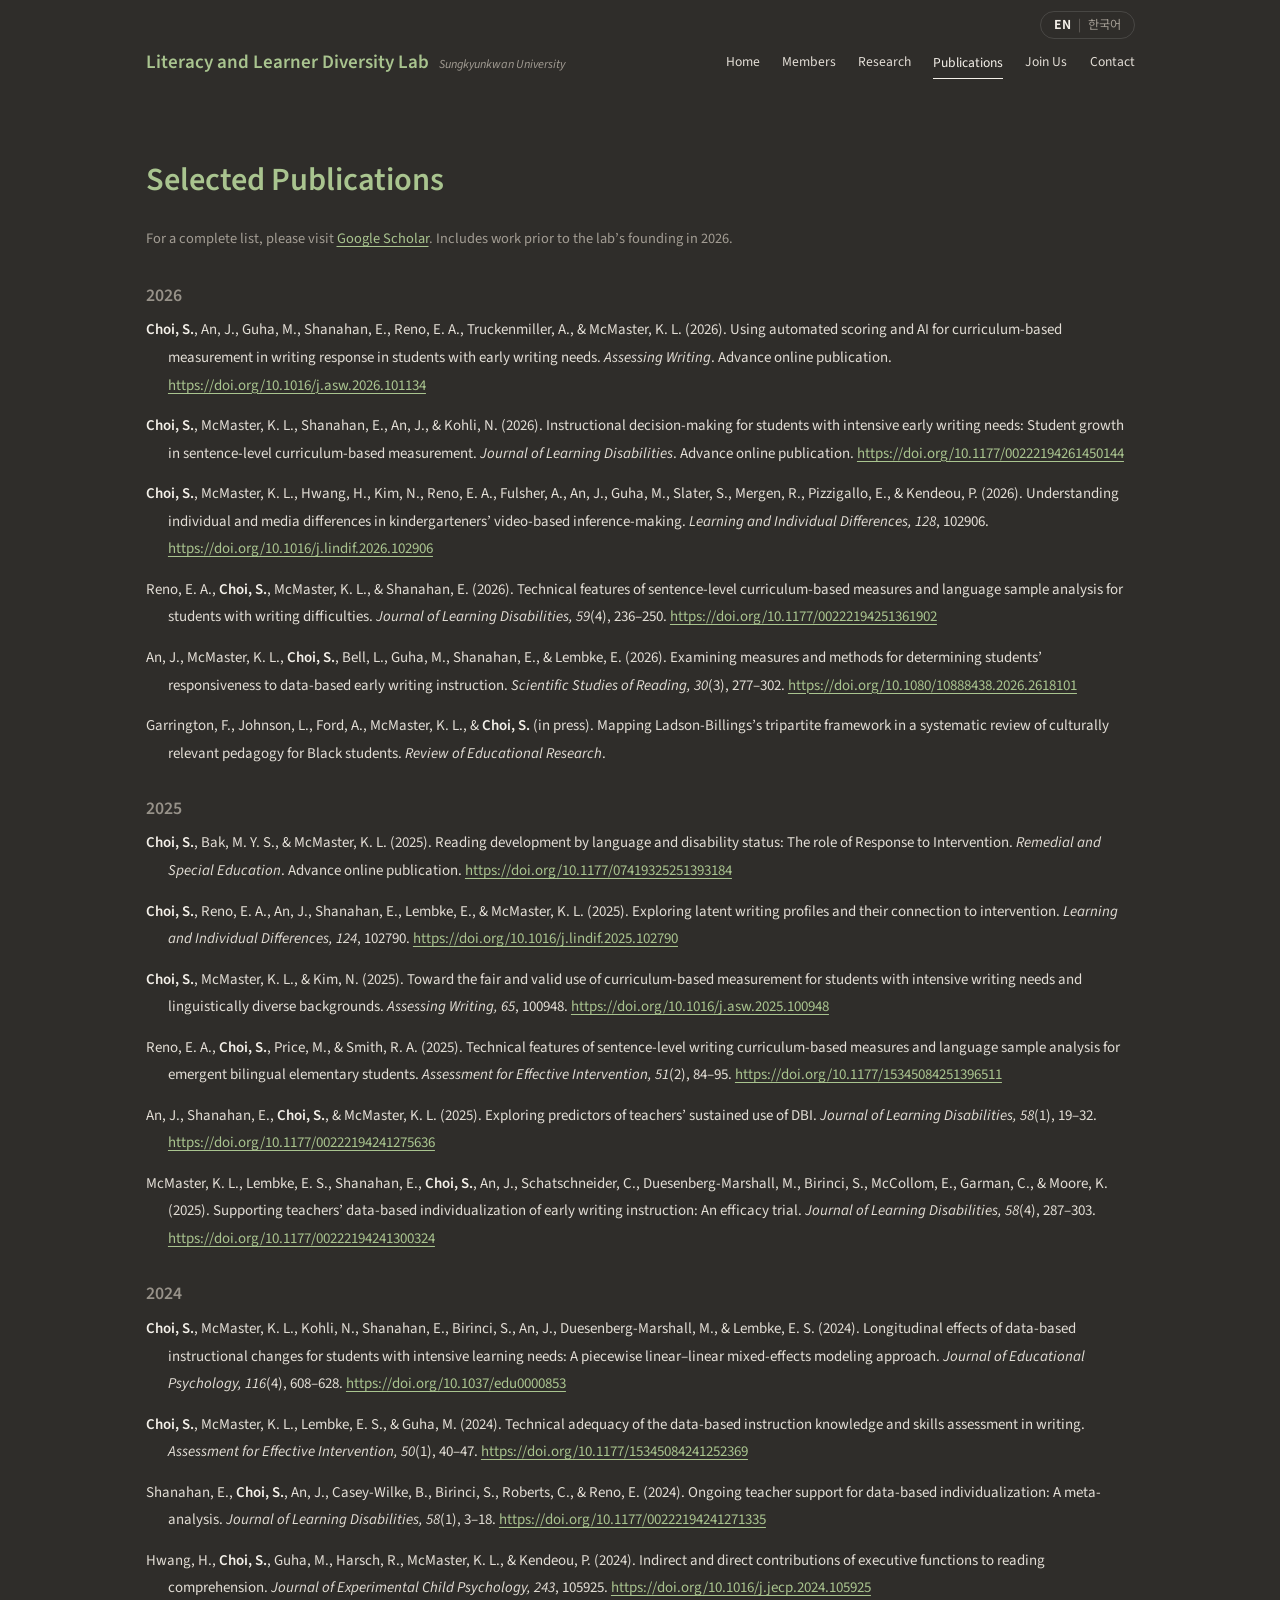
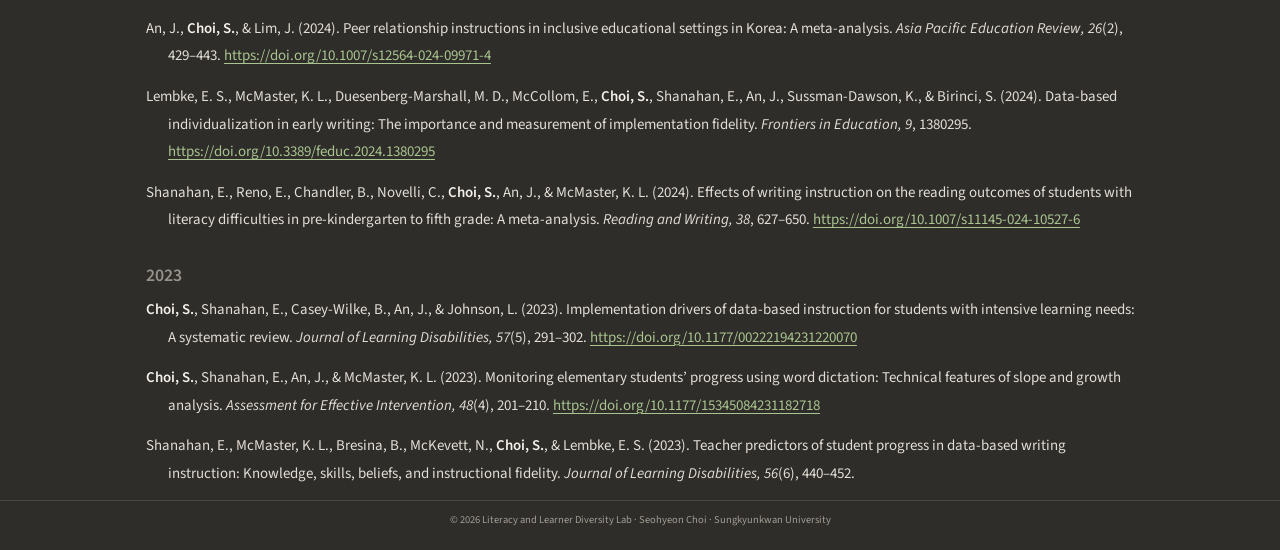
<file: publications.html>
<!DOCTYPE html>
<html xmlns="http://www.w3.org/1999/xhtml" lang="en" xml:lang="en"><head>

<meta charset="utf-8">
<meta name="generator" content="quarto-1.11.9">

<meta name="viewport" content="width=device-width, initial-scale=1.0, user-scalable=yes">


<title>Selected Publications – Literacy and Learner Diversity Lab</title>
<style>
/* Default styles provided by pandoc.
** See https://pandoc.org/MANUAL.html#variables-for-html for config info.
*/
span.smallcaps{font-variant: small-caps;}
div.columns{display: flex; gap: 1.5em;}
div.column{flex: auto;}
@media screen {
div.columns{gap: min(4vw, 1.5em);}
div.column{overflow-x: auto;}
}
div.hanging-indent{margin-left: 1.5em; text-indent: -1.5em;}
ul.task-list{list-style: none;}
ul.task-list li input[type="checkbox"] {
  width: 0.8em;
  margin: 0 0.8em 0.2em -1em; /* quarto-specific, see https://github.com/quarto-dev/quarto-cli/issues/4556 */ 
  vertical-align: middle;
}
</style>


<script src="site_libs/quarto-nav/quarto-nav.js"></script>
<link href="./images/favicon.svg" rel="icon" type="image/svg+xml">
<script src="site_libs/clipboard/clipboard.min.js"></script>
<script src="site_libs/quarto-html/quarto.js" type="module"></script>
<script src="site_libs/quarto-html/tabsets/tabsets.js" type="module"></script>
<script src="site_libs/quarto-html/scrollable-regions/scrollable-regions.js" type="module"></script>
<script src="site_libs/quarto-html/popper.min.js"></script>
<script src="site_libs/quarto-html/tippy.umd.min.js"></script>
<script src="site_libs/quarto-html/anchor.min.js"></script>
<link href="site_libs/quarto-html/tippy.css" rel="stylesheet">
<link href="site_libs/quarto-html/quarto-syntax-highlighting-dark-447e42e69aaa9833c0ba1b986f430b20.css" rel="stylesheet" id="quarto-text-highlighting-styles">
<script src="site_libs/bootstrap/bootstrap.min.js"></script>
<link href="site_libs/bootstrap/bootstrap-icons.css" rel="stylesheet">
<link href="site_libs/bootstrap/bootstrap-063b2987ceae9f975f3f290edf33b78f.min.css" rel="stylesheet" append-hash="true" id="quarto-bootstrap" data-mode="dark">
<script id="quarto-search-options" type="application/json">{
  "language": {
    "search-no-results-text": "No results",
    "search-matching-documents-text": "matching documents",
    "search-copy-link-title": "Copy link to search",
    "search-hide-matches-text": "Hide additional matches",
    "search-more-match-text": "more match in this document",
    "search-more-matches-text": "more matches in this document",
    "search-clear-button-title": "Clear",
    "search-text-placeholder": "",
    "search-detached-cancel-button-title": "Cancel",
    "search-submit-button-title": "Submit",
    "search-label": "Search"
  }
}</script>


</head>

<body class="quarto-light"><a id="quarto-skip-link" class="visually-hidden-focusable" href="#quarto-document-content">Skip to main content</a>

<div id="quarto-search-results"></div>
<!-- content -->
<div id="quarto-content" class="quarto-container page-columns page-rows-contents page-layout-full">
<!-- sidebar -->
<!-- margin-sidebar -->
    
<!-- main -->
<main class="content column-page" id="quarto-document-content" tabindex="-1">
<header id="lab-header">

  <div class="topline"><span class="lang-switch"><a class="lang-en">EN</a><span>|</span><a class="lang-ko">한국어</a></span></div>

  <div class="bar">

    <a class="brand" data-page="index.html">

      <span class="brand-main">Literacy and Learner Diversity Lab</span>

      <span class="brand-sub" data-en="Sungkyunkwan University" data-ko="성균관대학교"></span>

    </a>

    <nav class="lab-nav">

      <a data-page="index.html" data-en="Home" data-ko="Home"></a>

      <a data-page="people.html" data-en="Members" data-ko="Members"></a>

      <a data-page="research.html" data-en="Research" data-ko="Research"></a>

      <a data-page="publications.html" data-en="Publications" data-ko="Publications"></a>

      <a data-page="join.html" data-en="Join Us" data-ko="Join Us"></a>

      <a data-page="contact.html" data-en="Contact" data-ko="Contact"></a>

    </nav>

  </div>

</header>

<script>

(function () {

  var path = window.location.pathname;

  var isKo = /\/ko\/[^\/]*$/.test(path);

  var file = path.split("/").pop() || "index.html";

  var base = isKo ? path.replace(/ko\/[^\/]*$/, "") : path.replace(/[^\/]*$/, "");

  var lang = isKo ? "ko" : "en";

  var h = document.getElementById("lab-header");



  // 메뉴 바를 페이지 맨 위로 옮김

  var qc = document.getElementById("quarto-content");

  if (qc) qc.parentNode.insertBefore(h, qc);



  h.querySelectorAll("[data-page]").forEach(function (a) {

    var page = a.getAttribute("data-page");

    a.setAttribute("href", base + (isKo ? "ko/" : "") + page);

    if (a.parentElement.classList.contains("lab-nav") && page === file) a.classList.add("active");

  });

  h.querySelectorAll("[data-en]").forEach(function (el) { el.textContent = el.dataset[lang]; });



  var en = h.querySelector(".lang-en"), ko = h.querySelector(".lang-ko");

  en.setAttribute("href", base + file);

  ko.setAttribute("href", base + "ko/" + file);

  (isKo ? ko : en).classList.add("current");

  if (file === "index.html") document.body.classList.add("is-home");

})();

</script>


<header id="title-block-header" class="quarto-title-block default">
<div class="quarto-title">
<h1 class="title">Selected Publications</h1>
</div>



<div class="quarto-title-meta column-page">

    
  
    
  </div>
  


</header>


<p><span class="small-note">For a complete list, please visit <a href="https://scholar.google.com/citations?user=UFcXZi0AAAAJ&amp;hl=en">Google Scholar</a>. Includes work prior to the lab’s founding in 2026.</span></p>
<!--
  선택 논문 목록 (영어·한국어 페이지가 이 파일 하나를 같이 씁니다)
  - 새 논문은 해당 연도 맨 위에 한 단락으로 추가하세요.
  - 제 이름은 **Choi, S.** 처럼 굵게 표시합니다.
-->
<div class="pubs">
<section id="section" class="level3">
<h3 class="anchored" data-anchor-id="section">2026</h3>
<p><strong>Choi, S.</strong>, An, J., Guha, M., Shanahan, E., Reno, E. A., Truckenmiller, A., &amp; McMaster, K. L. (2026). Using automated scoring and AI for curriculum-based measurement in writing response in students with early writing needs. <em>Assessing Writing</em>. Advance online publication. <a href="https://doi.org/10.1016/j.asw.2026.101134" class="uri">https://doi.org/10.1016/j.asw.2026.101134</a></p>
<p><strong>Choi, S.</strong>, McMaster, K. L., Shanahan, E., An, J., &amp; Kohli, N. (2026). Instructional decision-making for students with intensive early writing needs: Student growth in sentence-level curriculum-based measurement. <em>Journal of Learning Disabilities</em>. Advance online publication. <a href="https://doi.org/10.1177/00222194261450144" class="uri">https://doi.org/10.1177/00222194261450144</a></p>
<p><strong>Choi, S.</strong>, McMaster, K. L., Hwang, H., Kim, N., Reno, E. A., Fulsher, A., An, J., Guha, M., Slater, S., Mergen, R., Pizzigallo, E., &amp; Kendeou, P. (2026). Understanding individual and media differences in kindergarteners’ video-based inference-making. <em>Learning and Individual Differences, 128</em>, 102906. <a href="https://doi.org/10.1016/j.lindif.2026.102906" class="uri">https://doi.org/10.1016/j.lindif.2026.102906</a></p>
<p>Reno, E. A., <strong>Choi, S.</strong>, McMaster, K. L., &amp; Shanahan, E. (2026). Technical features of sentence-level curriculum-based measures and language sample analysis for students with writing difficulties. <em>Journal of Learning Disabilities, 59</em>(4), 236–250. <a href="https://doi.org/10.1177/00222194251361902" class="uri">https://doi.org/10.1177/00222194251361902</a></p>
<p>An, J., McMaster, K. L., <strong>Choi, S.</strong>, Bell, L., Guha, M., Shanahan, E., &amp; Lembke, E. (2026). Examining measures and methods for determining students’ responsiveness to data-based early writing instruction. <em>Scientific Studies of Reading, 30</em>(3), 277–302. <a href="https://doi.org/10.1080/10888438.2026.2618101" class="uri">https://doi.org/10.1080/10888438.2026.2618101</a></p>
<p>Garrington, F., Johnson, L., Ford, A., McMaster, K. L., &amp; <strong>Choi, S.</strong> (in press). Mapping Ladson-Billings’s tripartite framework in a systematic review of culturally relevant pedagogy for Black students. <em>Review of Educational Research</em>.</p>
</section>
<section id="section-1" class="level3">
<h3 class="anchored" data-anchor-id="section-1">2025</h3>
<p><strong>Choi, S.</strong>, Bak, M. Y. S., &amp; McMaster, K. L. (2025). Reading development by language and disability status: The role of Response to Intervention. <em>Remedial and Special Education</em>. Advance online publication. <a href="https://doi.org/10.1177/07419325251393184" class="uri">https://doi.org/10.1177/07419325251393184</a></p>
<p><strong>Choi, S.</strong>, Reno, E. A., An, J., Shanahan, E., Lembke, E., &amp; McMaster, K. L. (2025). Exploring latent writing profiles and their connection to intervention. <em>Learning and Individual Differences, 124</em>, 102790. <a href="https://doi.org/10.1016/j.lindif.2025.102790" class="uri">https://doi.org/10.1016/j.lindif.2025.102790</a></p>
<p><strong>Choi, S.</strong>, McMaster, K. L., &amp; Kim, N. (2025). Toward the fair and valid use of curriculum-based measurement for students with intensive writing needs and linguistically diverse backgrounds. <em>Assessing Writing, 65</em>, 100948. <a href="https://doi.org/10.1016/j.asw.2025.100948" class="uri">https://doi.org/10.1016/j.asw.2025.100948</a></p>
<p>Reno, E. A., <strong>Choi, S.</strong>, Price, M., &amp; Smith, R. A. (2025). Technical features of sentence-level writing curriculum-based measures and language sample analysis for emergent bilingual elementary students. <em>Assessment for Effective Intervention, 51</em>(2), 84–95. <a href="https://doi.org/10.1177/15345084251396511" class="uri">https://doi.org/10.1177/15345084251396511</a></p>
<p>An, J., Shanahan, E., <strong>Choi, S.</strong>, &amp; McMaster, K. L. (2025). Exploring predictors of teachers’ sustained use of DBI. <em>Journal of Learning Disabilities, 58</em>(1), 19–32. <a href="https://doi.org/10.1177/00222194241275636" class="uri">https://doi.org/10.1177/00222194241275636</a></p>
<p>McMaster, K. L., Lembke, E. S., Shanahan, E., <strong>Choi, S.</strong>, An, J., Schatschneider, C., Duesenberg-Marshall, M., Birinci, S., McCollom, E., Garman, C., &amp; Moore, K. (2025). Supporting teachers’ data-based individualization of early writing instruction: An efficacy trial. <em>Journal of Learning Disabilities, 58</em>(4), 287–303. <a href="https://doi.org/10.1177/00222194241300324" class="uri">https://doi.org/10.1177/00222194241300324</a></p>
</section>
<section id="section-2" class="level3">
<h3 class="anchored" data-anchor-id="section-2">2024</h3>
<p><strong>Choi, S.</strong>, McMaster, K. L., Kohli, N., Shanahan, E., Birinci, S., An, J., Duesenberg-Marshall, M., &amp; Lembke, E. S. (2024). Longitudinal effects of data-based instructional changes for students with intensive learning needs: A piecewise linear–linear mixed-effects modeling approach. <em>Journal of Educational Psychology, 116</em>(4), 608–628. <a href="https://doi.org/10.1037/edu0000853" class="uri">https://doi.org/10.1037/edu0000853</a></p>
<p><strong>Choi, S.</strong>, McMaster, K. L., Lembke, E. S., &amp; Guha, M. (2024). Technical adequacy of the data-based instruction knowledge and skills assessment in writing. <em>Assessment for Effective Intervention, 50</em>(1), 40–47. <a href="https://doi.org/10.1177/15345084241252369" class="uri">https://doi.org/10.1177/15345084241252369</a></p>
<p>Shanahan, E., <strong>Choi, S.</strong>, An, J., Casey-Wilke, B., Birinci, S., Roberts, C., &amp; Reno, E. (2024). Ongoing teacher support for data-based individualization: A meta-analysis. <em>Journal of Learning Disabilities, 58</em>(1), 3–18. <a href="https://doi.org/10.1177/00222194241271335" class="uri">https://doi.org/10.1177/00222194241271335</a></p>
<p>Hwang, H., <strong>Choi, S.</strong>, Guha, M., Harsch, R., McMaster, K. L., &amp; Kendeou, P. (2024). Indirect and direct contributions of executive functions to reading comprehension. <em>Journal of Experimental Child Psychology, 243</em>, 105925. <a href="https://doi.org/10.1016/j.jecp.2024.105925" class="uri">https://doi.org/10.1016/j.jecp.2024.105925</a></p>
<p>An, J., <strong>Choi, S.</strong>, &amp; Lim, J. (2024). Peer relationship instructions in inclusive educational settings in Korea: A meta-analysis. <em>Asia Pacific Education Review, 26</em>(2), 429–443. <a href="https://doi.org/10.1007/s12564-024-09971-4" class="uri">https://doi.org/10.1007/s12564-024-09971-4</a></p>
<p>Lembke, E. S., McMaster, K. L., Duesenberg-Marshall, M. D., McCollom, E., <strong>Choi, S.</strong>, Shanahan, E., An, J., Sussman-Dawson, K., &amp; Birinci, S. (2024). Data-based individualization in early writing: The importance and measurement of implementation fidelity. <em>Frontiers in Education, 9</em>, 1380295. <a href="https://doi.org/10.3389/feduc.2024.1380295" class="uri">https://doi.org/10.3389/feduc.2024.1380295</a></p>
<p>Shanahan, E., Reno, E., Chandler, B., Novelli, C., <strong>Choi, S.</strong>, An, J., &amp; McMaster, K. L. (2024). Effects of writing instruction on the reading outcomes of students with literacy difficulties in pre-kindergarten to fifth grade: A meta-analysis. <em>Reading and Writing, 38</em>, 627–650. <a href="https://doi.org/10.1007/s11145-024-10527-6" class="uri">https://doi.org/10.1007/s11145-024-10527-6</a></p>
</section>
<section id="section-3" class="level3">
<h3 class="anchored" data-anchor-id="section-3">2023</h3>
<p><strong>Choi, S.</strong>, Shanahan, E., Casey-Wilke, B., An, J., &amp; Johnson, L. (2023). Implementation drivers of data-based instruction for students with intensive learning needs: A systematic review. <em>Journal of Learning Disabilities, 57</em>(5), 291–302. <a href="https://doi.org/10.1177/00222194231220070" class="uri">https://doi.org/10.1177/00222194231220070</a></p>
<p><strong>Choi, S.</strong>, Shanahan, E., An, J., &amp; McMaster, K. L. (2023). Monitoring elementary students’ progress using word dictation: Technical features of slope and growth analysis. <em>Assessment for Effective Intervention, 48</em>(4), 201–210. <a href="https://doi.org/10.1177/15345084231182718" class="uri">https://doi.org/10.1177/15345084231182718</a></p>
<!-- TODO: 아래 논문의 DOI가 CV에서 한 자리 빠진 것 같습니다. 확인 후 링크를 추가하세요. -->
<p>Shanahan, E., McMaster, K. L., Bresina, B., McKevett, N., <strong>Choi, S.</strong>, &amp; Lembke, E. S. (2023). Teacher predictors of student progress in data-based writing instruction: Knowledge, skills, beliefs, and instructional fidelity. <em>Journal of Learning Disabilities, 56</em>(6), 440–452.</p>
</section>
</div>



</main> <!-- /main -->
<script id="quarto-html-after-body" type="application/javascript">
  window.document.addEventListener("DOMContentLoaded", function (event) {
    const icon = "";
    const anchorJS = new window.AnchorJS();
    anchorJS.options = {
      placement: 'right',
      icon: icon
    };
    anchorJS.add('.anchored');
    const isCodeAnnotation = (el) => {
      for (const clz of el.classList) {
        if (clz.startsWith('code-annotation-')) {                     
          return true;
        }
      }
      return false;
    }
    const onCopySuccess = function(e) {
      // button target
      const button = e.trigger;
      // don't keep focus
      button.blur();
      // flash "checked"
      button.classList.add('code-copy-button-checked');
      var currentTitle = button.getAttribute("title");
      button.setAttribute("title", "Copied!");
      let tooltip;
      if (window.bootstrap) {
        button.setAttribute("data-bs-toggle", "tooltip");
        button.setAttribute("data-bs-placement", "left");
        button.setAttribute("data-bs-title", "Copied!");
        tooltip = new bootstrap.Tooltip(button, 
          { trigger: "manual", 
            customClass: "code-copy-button-tooltip",
            offset: [0, -8]});
        tooltip.show();    
      }
      setTimeout(function() {
        if (tooltip) {
          tooltip.hide();
          button.removeAttribute("data-bs-title");
          button.removeAttribute("data-bs-toggle");
          button.removeAttribute("data-bs-placement");
        }
        button.setAttribute("title", currentTitle);
        button.classList.remove('code-copy-button-checked');
      }, 1000);
      // clear code selection
      e.clearSelection();
    }
    const getTextToCopy = function(trigger) {
      const outerScaffold = trigger.parentElement.cloneNode(true);
      const codeEl = outerScaffold.querySelector('code');
      for (const childEl of codeEl.children) {
        if (isCodeAnnotation(childEl)) {
          childEl.remove();
        }
      }
      return codeEl.innerText;
    }
    const clipboard = new window.ClipboardJS('.code-copy-button:not([data-in-quarto-modal])', {
      text: getTextToCopy
    });
    clipboard.on('success', onCopySuccess);
    if (window.document.getElementById('quarto-embedded-source-code-modal')) {
      const clipboardModal = new window.ClipboardJS('.code-copy-button[data-in-quarto-modal]', {
        text: getTextToCopy,
        container: window.document.getElementById('quarto-embedded-source-code-modal')
      });
      clipboardModal.on('success', onCopySuccess);
    }
      var localhostRegex = new RegExp(/^(?:http|https):\/\/localhost\:?[0-9]*\//);
      var mailtoRegex = new RegExp(/^mailto:/);
        var filterRegex = new RegExp("https:\/\/seohyeon-choi\.github\.io\/");
      var isInternal = (href) => {
          return filterRegex.test(href) || localhostRegex.test(href) || mailtoRegex.test(href);
      }
      // Inspect non-navigation links and adorn them if external
      window.quartoDecorateExternalLinks = function (root) {
     var links = (root || window.document).querySelectorAll('a[href]:not(.nav-link):not(.navbar-brand):not(.toc-action):not(.sidebar-link):not(.sidebar-item-toggle):not(.pagination-link):not(.no-external):not([aria-hidden]):not(.dropdown-item):not(.quarto-navigation-tool):not(.about-link)');
      for (var i=0; i<links.length; i++) {
        const link = links[i];
        if (!isInternal(link.href)) {
          // undo the damage that might have been done by quarto-nav.js in the case of
          // links that we want to consider external
          if (link.dataset.originalHref !== undefined) {
            link.href = link.dataset.originalHref;
          }
          if (!link.classList.contains('no-external-icon')) {
          }
        }
      }
      };
      window.quartoDecorateExternalLinks(window.document);
    // Esc closes the popup (WCAG 1.4.13) and focus leaving both trigger and
    // popup closes it (WCAG 2.4.11); tippy handles neither for interactive popups.
    const hideOnEscAndFocusOut = {
      name: 'hideOnEscAndFocusOut',
      defaultValue: true,
      fn(instance) {
        const dismiss = () => {
          // A show scheduled by the trigger delay would otherwise reopen it
          instance.clearDelayTimeouts();
          instance.hide();
        };
        const onKeyDown = (event) => {
          if (event.key !== 'Escape') {
            return;
          }
          // Keep Esc from also reaching page handlers (e.g. reveal.js overview),
          // except an open reveal.js slide menu, which Esc should close too.
          // The menu handles keys only when its keyboard option is on.
          const menuHandlesEsc = window.Reveal?.getPlugin?.('menu')?.isOpen() &&
            window.Reveal.getConfig().menu?.keyboard !== false;
          if (!menuHandlesEsc) {
            event.stopPropagation();
          }
          if (instance.popper.contains(window.document.activeElement)) {
            // Disabled while refocusing so the focus trigger does not reopen it
            instance.disable();
            instance.reference.focus();
            instance.enable();
          }
          dismiss();
        };
        const onFocusOut = (event) => {
          const target = event.relatedTarget;
          if (target && !instance.reference.contains(target) &&
              !instance.popper.contains(target)) {
            dismiss();
          }
        };
        // On the trigger too: a click trigger (code-annotations: select) has no
        // blur handling. Attached for the instance's lifetime so leaving the
        // trigger also cancels a show still pending on the trigger delay.
        instance.reference.addEventListener('focusout', onFocusOut);
        return {
          onShow() {
            window.document.addEventListener('keydown', onKeyDown, true);
            instance.popper.addEventListener('focusout', onFocusOut);
          },
          onHide() {
            window.document.removeEventListener('keydown', onKeyDown, true);
            instance.popper.removeEventListener('focusout', onFocusOut);
          },
          onDestroy() {
            instance.reference.removeEventListener('focusout', onFocusOut);
          },
        };
      },
    };
    function tippyHover(el, contentFn, onTriggerFn, onUntriggerFn) {
      const config = {
        allowHTML: true,
        maxWidth: 500,
        delay: 100,
        arrow: false,
        appendTo: function(el) {
            return el.parentElement;
        },
        interactive: true,
        interactiveBorder: 10,
        theme: 'quarto',
        placement: 'bottom-start',
        plugins: [hideOnEscAndFocusOut],
      };
      if (contentFn) {
        config.content = contentFn;
      }
      if (onTriggerFn) {
        config.onTrigger = onTriggerFn;
      }
      if (onUntriggerFn) {
        config.onUntrigger = onUntriggerFn;
      }
      window.tippy(el, config); 
    }
    const noterefs = window.document.querySelectorAll('a[role="doc-noteref"]');
    for (var i=0; i<noterefs.length; i++) {
      const ref = noterefs[i];
      tippyHover(ref, function() {
        // use id or data attribute instead here
        let href = ref.getAttribute('data-footnote-href') || ref.getAttribute('href');
        try { href = new URL(href).hash; } catch {}
        const id = href.replace(/^#\/?/, "");
        const note = window.document.getElementById(id);
        if (note) {
          return note.innerHTML;
        } else {
          return "";
        }
      });
    }
    const xrefs = window.document.querySelectorAll('a.quarto-xref');
    const processXRef = (id, note) => {
      // Strip column container classes
      const stripColumnClz = (el) => {
        el.classList.remove("page-full", "page-columns");
        if (el.children) {
          for (const child of el.children) {
            stripColumnClz(child);
          }
        }
      }
      stripColumnClz(note)
      if (id === null || id.startsWith('sec-')) {
        // Special case sections, only their first couple elements
        const container = document.createElement("div");
        if (note.children && note.children.length > 2) {
          container.appendChild(note.children[0].cloneNode(true));
          for (let i = 1; i < note.children.length; i++) {
            const child = note.children[i];
            if (child.tagName === "P" && child.innerText === "") {
              continue;
            } else {
              container.appendChild(child.cloneNode(true));
              break;
            }
          }
          if (window.Quarto?.typesetMath) {
            window.Quarto.typesetMath(container);
          }
          return container.innerHTML
        } else {
          if (window.Quarto?.typesetMath) {
            window.Quarto.typesetMath(note);
          }
          return note.innerHTML;
        }
      } else {
        // Remove any anchor links if they are present
        const anchorLink = note.querySelector('a.anchorjs-link');
        if (anchorLink) {
          anchorLink.remove();
        }
        if (window.Quarto?.typesetMath) {
          window.Quarto.typesetMath(note);
        }
        if (note.classList.contains("callout")) {
          return note.outerHTML;
        } else {
          return note.innerHTML;
        }
      }
    }
    for (var i=0; i<xrefs.length; i++) {
      const xref = xrefs[i];
      tippyHover(xref, undefined, function(instance) {
        instance.disable();
        let url = xref.getAttribute('href');
        let hash = undefined; 
        if (url.startsWith('#')) {
          hash = url;
        } else {
          try { hash = new URL(url).hash; } catch {}
        }
        if (hash) {
          const id = hash.replace(/^#\/?/, "");
          const note = window.document.getElementById(id);
          if (note !== null) {
            try {
              const html = processXRef(id, note.cloneNode(true));
              instance.setContent(html);
            } finally {
              instance.enable();
              instance.show();
            }
          } else {
            // See if we can fetch this
            fetch(url.split('#')[0])
            .then(res => res.text())
            .then(html => {
              const parser = new DOMParser();
              const htmlDoc = parser.parseFromString(html, "text/html");
              const note = htmlDoc.getElementById(id);
              if (note !== null) {
                const html = processXRef(id, note);
                instance.setContent(html);
              } 
            }).finally(() => {
              instance.enable();
              instance.show();
            });
          }
        } else {
          // See if we can fetch a full url (with no hash to target)
          // This is a special case and we should probably do some content thinning / targeting
          fetch(url)
          .then(res => res.text())
          .then(html => {
            const parser = new DOMParser();
            const htmlDoc = parser.parseFromString(html, "text/html");
            const note = htmlDoc.querySelector('main.content');
            if (note !== null) {
              // This should only happen for chapter cross references
              // (since there is no id in the URL)
              // remove the first header
              if (note.children.length > 0 && note.children[0].tagName === "HEADER") {
                note.children[0].remove();
              }
              const html = processXRef(null, note);
              instance.setContent(html);
            } 
          }).finally(() => {
            instance.enable();
            instance.show();
          });
        }
      }, function(instance) {
      });
    }
        let selectedAnnoteEl;
        const selectorForAnnotation = ( cell, annotation) => {
          let cellAttr = 'data-code-cell="' + cell + '"';
          let lineAttr = 'data-code-annotation="' +  annotation + '"';
          const selector = 'span[' + cellAttr + '][' + lineAttr + ']';
          return selector;
        }
        const selectCodeLines = (annoteEl) => {
          const doc = window.document;
          const targetCell = annoteEl.getAttribute("data-target-cell");
          const targetAnnotation = annoteEl.getAttribute("data-target-annotation");
          const annoteSpan = window.document.querySelector(selectorForAnnotation(targetCell, targetAnnotation));
          const lines = annoteSpan.getAttribute("data-code-lines").split(",");
          const lineIds = lines.map((line) => {
            return targetCell + "-" + line;
          })
          // Each band is positioned against its own containing block, which is
          // not the offsetParent of the lines, so place it from client rects.
          const placeBand = (band, firstEl, lastEl, codeBlock) => {
            const container = band.offsetParent;
            if (container === null) {
              return;
            }
            const containerRect = container.getBoundingClientRect();
            // Reveal.js scales slides with a transform, so convert client
            // pixels back to the CSS pixels of the container.
            const scale = containerRect.height / container.offsetHeight || 1;
            const firstRect = firstEl.getBoundingClientRect();
            const lastRect = lastEl.getBoundingClientRect();
            const top = (firstRect.top - containerRect.top) / scale - container.clientTop + container.scrollTop;
            const height = (lastRect.bottom - firstRect.top) / scale;
            band.style.top = top - 2 + "px";
            band.style.height = height + 4 + "px";
            if (codeBlock) {
              // Without the copy button wrapper, the containing block is wider
              // than the code block, so span the code block explicitly.
              const blockRect = codeBlock.getBoundingClientRect();
              band.style.left = (blockRect.left - containerRect.left) / scale - container.clientLeft + container.scrollLeft + "px";
              band.style.width = blockRect.width / scale + "px";
            }
          };
          if (lineIds.length > 0) {
            const el = window.document.getElementById(lineIds[0]);
            const lastEl = window.document.getElementById(lineIds[lineIds.length - 1]);
            const parent = el.parentElement.parentElement;
            // cook up a div (if necessary) and position it
            let div = window.document.getElementById("code-annotation-line-highlight");
            if (div === null) {
              div = window.document.createElement("div");
              div.setAttribute("id", "code-annotation-line-highlight");
              div.style.position = 'absolute';
              parent.appendChild(div);
            }
            placeBand(div, el, lastEl, parent.closest("div.sourceCode") || parent);
            let gutterDiv = window.document.getElementById("code-annotation-line-highlight-gutter");
            if (gutterDiv === null) {
              gutterDiv = window.document.createElement("div");
              gutterDiv.setAttribute("id", "code-annotation-line-highlight-gutter");
              gutterDiv.style.position = 'absolute';
              const codeCell = window.document.getElementById(targetCell);
              const gutter = codeCell.querySelector('.code-annotation-gutter');
              gutter.appendChild(gutterDiv);
            }
            placeBand(gutterDiv, el, lastEl);
            selectedAnnoteEl = annoteEl;
          }
        };
        const unselectCodeLines = () => {
          const elementsIds = ["code-annotation-line-highlight", "code-annotation-line-highlight-gutter"];
          elementsIds.forEach((elId) => {
            const div = window.document.getElementById(elId);
            if (div) {
              div.remove();
            }
          });
          selectedAnnoteEl = undefined;
        };
          // Handle positioning of the toggle
      window.addEventListener(
        "resize",
        throttle(() => {
          elRect = undefined;
          if (selectedAnnoteEl) {
            selectCodeLines(selectedAnnoteEl);
          }
        }, 10)
      );
      function throttle(fn, ms) {
      let throttle = false;
      let timer;
        return (...args) => {
          if(!throttle) { // first call gets through
              fn.apply(this, args);
              throttle = true;
          } else { // all the others get throttled
              if(timer) clearTimeout(timer); // cancel #2
              timer = setTimeout(() => {
                fn.apply(this, args);
                timer = throttle = false;
              }, ms);
          }
        };
      }
        // Attach click handler to the DT
        const annoteDls = window.document.querySelectorAll('dt[data-target-cell]');
        for (const annoteDlNode of annoteDls) {
          annoteDlNode.addEventListener('click', (event) => {
            const clickedEl = event.target;
            if (clickedEl !== selectedAnnoteEl) {
              unselectCodeLines();
              const activeEl = window.document.querySelector('dt[data-target-cell].code-annotation-active');
              if (activeEl) {
                activeEl.classList.remove('code-annotation-active');
              }
              selectCodeLines(clickedEl);
              clickedEl.classList.add('code-annotation-active');
            } else {
              // Unselect the line
              unselectCodeLines();
              clickedEl.classList.remove('code-annotation-active');
            }
          });
        }
    const findCites = (el) => {
      const parentEl = el.parentElement;
      if (parentEl) {
        const cites = parentEl.dataset.cites;
        if (cites) {
          return {
            el,
            cites: cites.split(' ')
          };
        } else {
          return findCites(el.parentElement)
        }
      } else {
        return undefined;
      }
    };
    var bibliorefs = window.document.querySelectorAll('a[role="doc-biblioref"]');
    for (var i=0; i<bibliorefs.length; i++) {
      const ref = bibliorefs[i];
      const citeInfo = findCites(ref);
      if (citeInfo) {
        tippyHover(citeInfo.el, function() {
          var popup = window.document.createElement('div');
          citeInfo.cites.forEach(function(cite) {
            var citeDiv = window.document.createElement('div');
            citeDiv.classList.add('hanging-indent');
            citeDiv.classList.add('csl-entry');
            var biblioDiv = window.document.getElementById('ref-' + cite);
            if (biblioDiv) {
              citeDiv.innerHTML = biblioDiv.innerHTML;
            }
            popup.appendChild(citeDiv);
          });
          return popup.innerHTML;
        });
      }
    }
  });
  </script>
  <script type="application/javascript">
  window.quartoScrollableRegionsLabels = {"code":"Scrollable code","output":"Scrollable output"};
  </script>
</div> <!-- /content -->
<footer class="footer">
  <div class="nav-footer">
    <div class="nav-footer-left">
      &nbsp;
    </div>   
    <div class="nav-footer-center">
<p>© 2026 Literacy and Learner Diversity Lab · Seohyeon Choi · Sungkyunkwan University</p>
</div>
    <div class="nav-footer-right">
      &nbsp;
    </div>
  </div>
</footer>




</body></html>
</file>
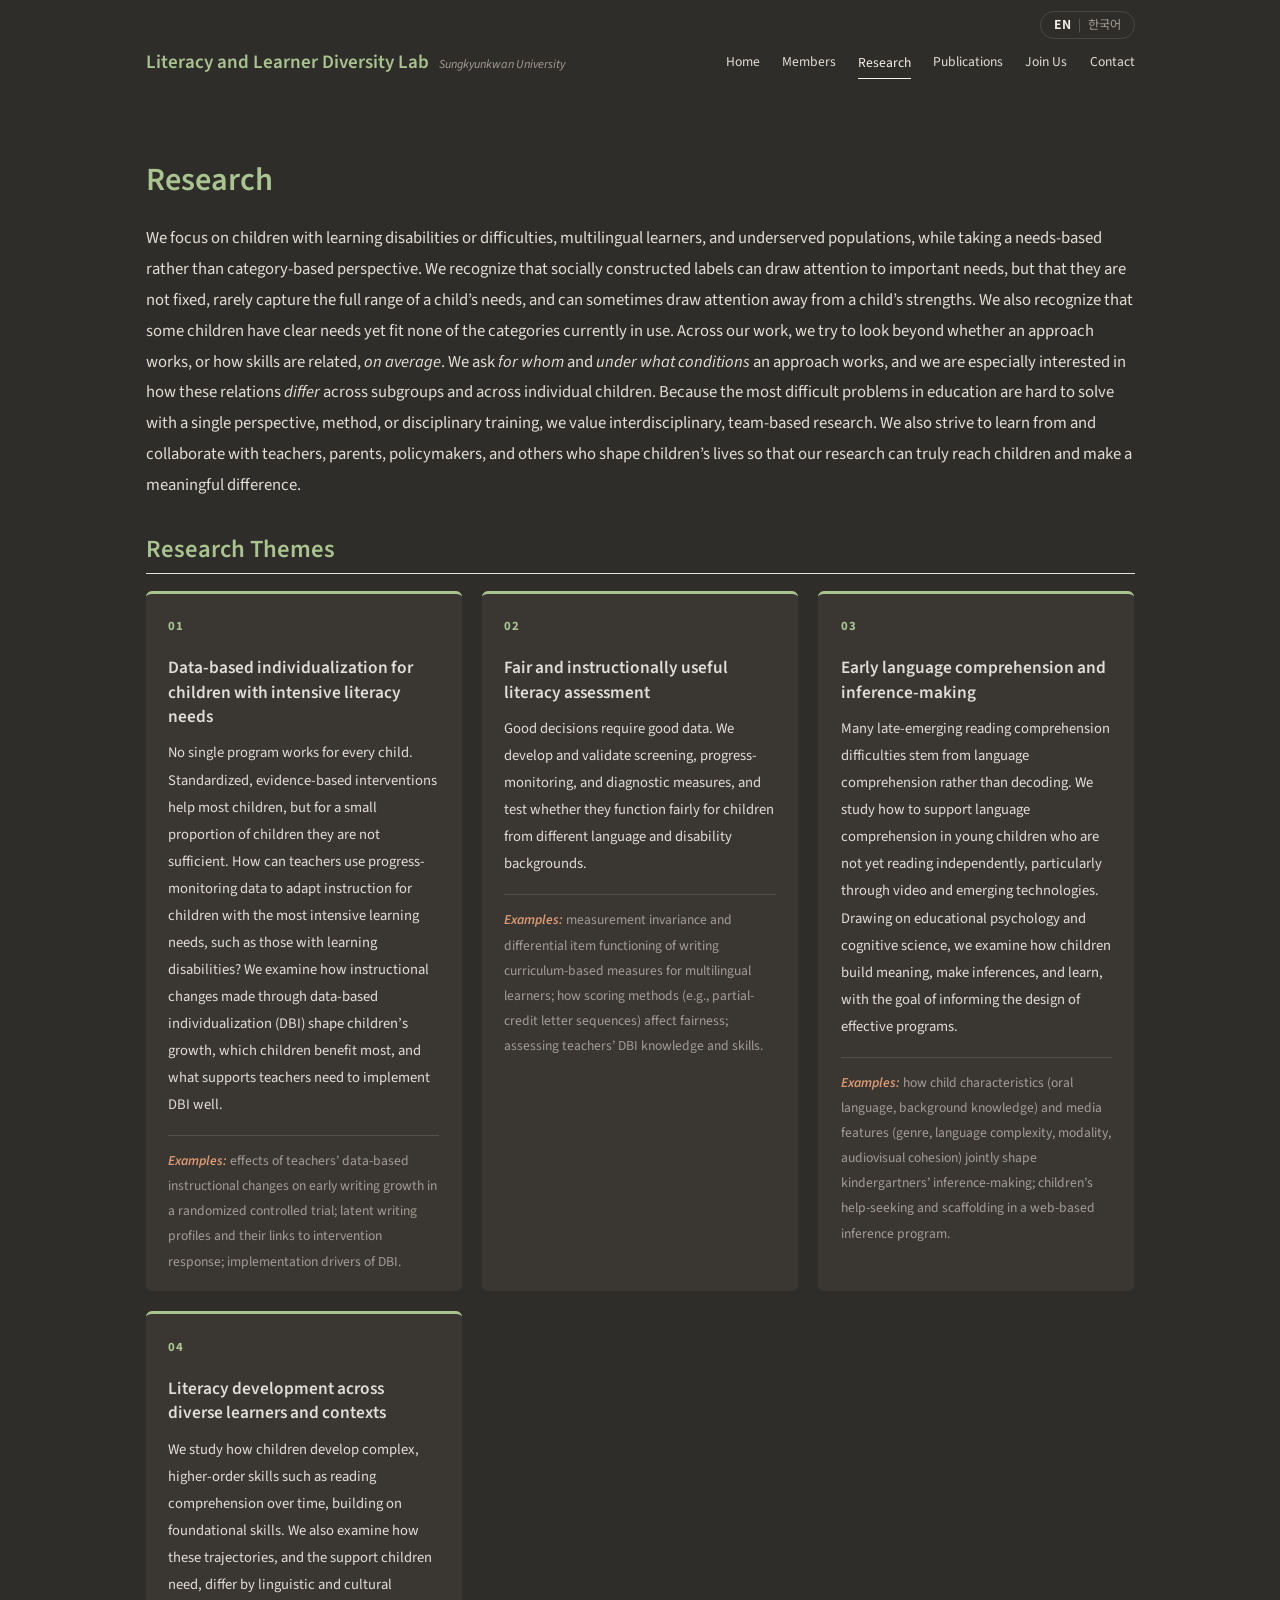
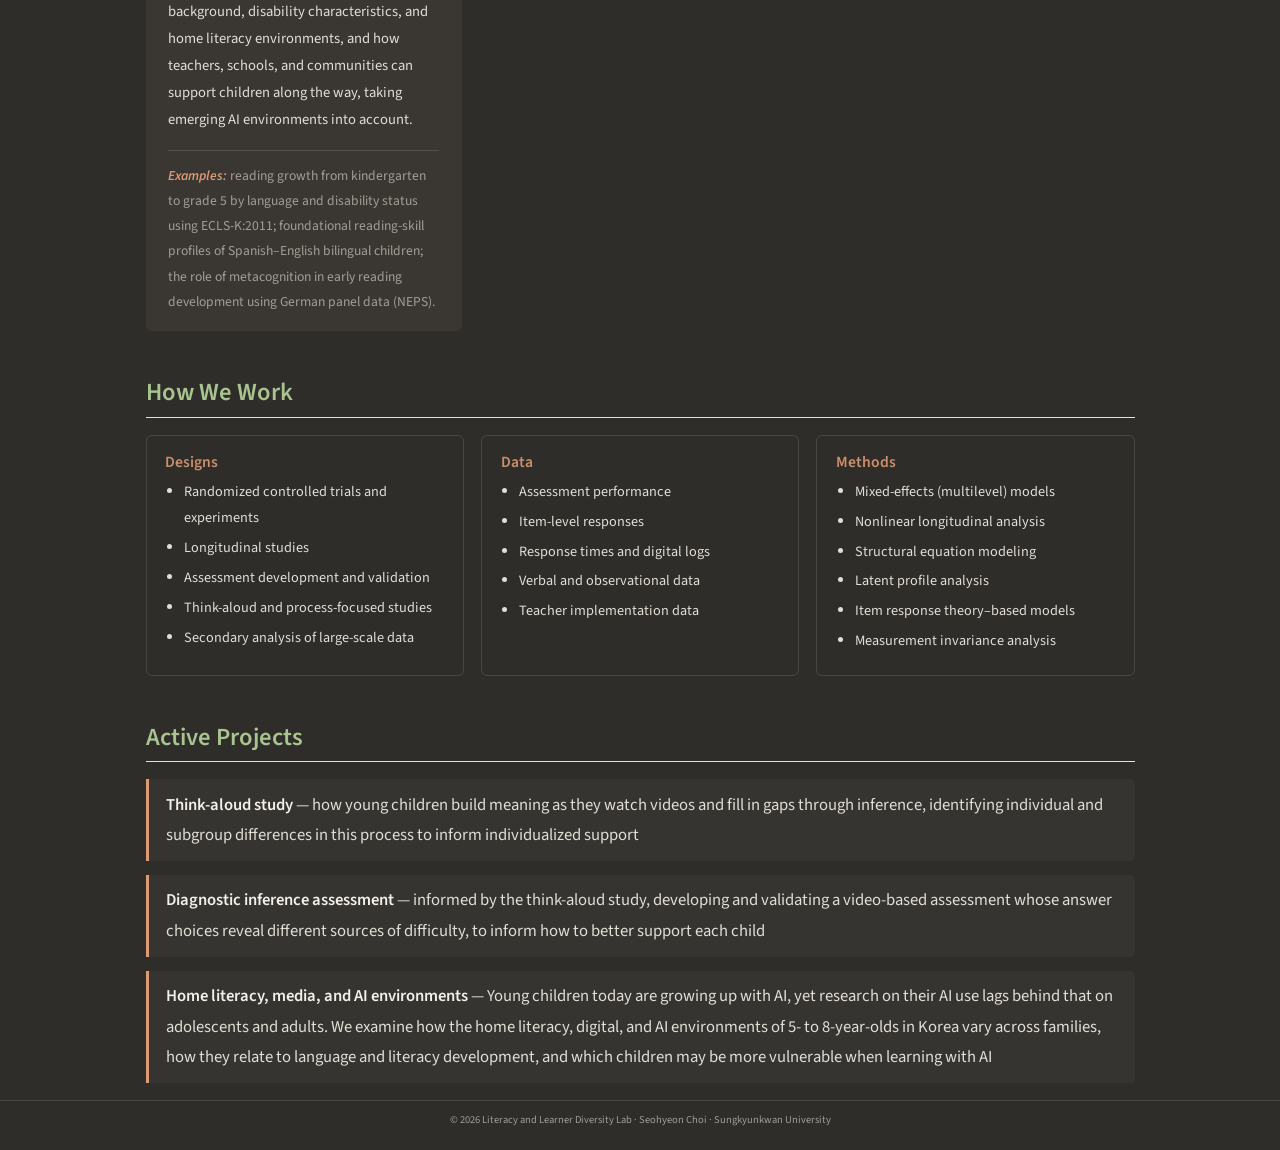
<file: research.html>
<!DOCTYPE html>
<html xmlns="http://www.w3.org/1999/xhtml" lang="en" xml:lang="en"><head>

<meta charset="utf-8">
<meta name="generator" content="quarto-1.11.9">

<meta name="viewport" content="width=device-width, initial-scale=1.0, user-scalable=yes">


<title>Research – Literacy and Learner Diversity Lab</title>
<style>
/* Default styles provided by pandoc.
** See https://pandoc.org/MANUAL.html#variables-for-html for config info.
*/
span.smallcaps{font-variant: small-caps;}
div.columns{display: flex; gap: 1.5em;}
div.column{flex: auto;}
@media screen {
div.columns{gap: min(4vw, 1.5em);}
div.column{overflow-x: auto;}
}
div.hanging-indent{margin-left: 1.5em; text-indent: -1.5em;}
ul.task-list{list-style: none;}
ul.task-list li input[type="checkbox"] {
  width: 0.8em;
  margin: 0 0.8em 0.2em -1em; /* quarto-specific, see https://github.com/quarto-dev/quarto-cli/issues/4556 */ 
  vertical-align: middle;
}
</style>


<script src="site_libs/quarto-nav/quarto-nav.js"></script>
<link href="./images/favicon.svg" rel="icon" type="image/svg+xml">
<script src="site_libs/clipboard/clipboard.min.js"></script>
<script src="site_libs/quarto-html/quarto.js" type="module"></script>
<script src="site_libs/quarto-html/tabsets/tabsets.js" type="module"></script>
<script src="site_libs/quarto-html/scrollable-regions/scrollable-regions.js" type="module"></script>
<script src="site_libs/quarto-html/popper.min.js"></script>
<script src="site_libs/quarto-html/tippy.umd.min.js"></script>
<script src="site_libs/quarto-html/anchor.min.js"></script>
<link href="site_libs/quarto-html/tippy.css" rel="stylesheet">
<link href="site_libs/quarto-html/quarto-syntax-highlighting-dark-447e42e69aaa9833c0ba1b986f430b20.css" rel="stylesheet" id="quarto-text-highlighting-styles">
<script src="site_libs/bootstrap/bootstrap.min.js"></script>
<link href="site_libs/bootstrap/bootstrap-icons.css" rel="stylesheet">
<link href="site_libs/bootstrap/bootstrap-063b2987ceae9f975f3f290edf33b78f.min.css" rel="stylesheet" append-hash="true" id="quarto-bootstrap" data-mode="dark">
<script id="quarto-search-options" type="application/json">{
  "language": {
    "search-no-results-text": "No results",
    "search-matching-documents-text": "matching documents",
    "search-copy-link-title": "Copy link to search",
    "search-hide-matches-text": "Hide additional matches",
    "search-more-match-text": "more match in this document",
    "search-more-matches-text": "more matches in this document",
    "search-clear-button-title": "Clear",
    "search-text-placeholder": "",
    "search-detached-cancel-button-title": "Cancel",
    "search-submit-button-title": "Submit",
    "search-label": "Search"
  }
}</script>


</head>

<body class="quarto-light"><a id="quarto-skip-link" class="visually-hidden-focusable" href="#quarto-document-content">Skip to main content</a>

<div id="quarto-search-results"></div>
<!-- content -->
<div id="quarto-content" class="quarto-container page-columns page-rows-contents page-layout-full">
<!-- sidebar -->
<!-- margin-sidebar -->
    
<!-- main -->
<main class="content column-page" id="quarto-document-content" tabindex="-1">
<header id="lab-header">

  <div class="topline"><span class="lang-switch"><a class="lang-en">EN</a><span>|</span><a class="lang-ko">한국어</a></span></div>

  <div class="bar">

    <a class="brand" data-page="index.html">

      <span class="brand-main">Literacy and Learner Diversity Lab</span>

      <span class="brand-sub" data-en="Sungkyunkwan University" data-ko="성균관대학교"></span>

    </a>

    <nav class="lab-nav">

      <a data-page="index.html" data-en="Home" data-ko="Home"></a>

      <a data-page="people.html" data-en="Members" data-ko="Members"></a>

      <a data-page="research.html" data-en="Research" data-ko="Research"></a>

      <a data-page="publications.html" data-en="Publications" data-ko="Publications"></a>

      <a data-page="join.html" data-en="Join Us" data-ko="Join Us"></a>

      <a data-page="contact.html" data-en="Contact" data-ko="Contact"></a>

    </nav>

  </div>

</header>

<script>

(function () {

  var path = window.location.pathname;

  var isKo = /\/ko\/[^\/]*$/.test(path);

  var file = path.split("/").pop() || "index.html";

  var base = isKo ? path.replace(/ko\/[^\/]*$/, "") : path.replace(/[^\/]*$/, "");

  var lang = isKo ? "ko" : "en";

  var h = document.getElementById("lab-header");



  // 메뉴 바를 페이지 맨 위로 옮김

  var qc = document.getElementById("quarto-content");

  if (qc) qc.parentNode.insertBefore(h, qc);



  h.querySelectorAll("[data-page]").forEach(function (a) {

    var page = a.getAttribute("data-page");

    a.setAttribute("href", base + (isKo ? "ko/" : "") + page);

    if (a.parentElement.classList.contains("lab-nav") && page === file) a.classList.add("active");

  });

  h.querySelectorAll("[data-en]").forEach(function (el) { el.textContent = el.dataset[lang]; });



  var en = h.querySelector(".lang-en"), ko = h.querySelector(".lang-ko");

  en.setAttribute("href", base + file);

  ko.setAttribute("href", base + "ko/" + file);

  (isKo ? ko : en).classList.add("current");

  if (file === "index.html") document.body.classList.add("is-home");

})();

</script>


<header id="title-block-header" class="quarto-title-block default">
<div class="quarto-title">
<h1 class="title">Research</h1>
</div>



<div class="quarto-title-meta column-page">

    
  
    
  </div>
  


</header>


<p>We focus on children with learning disabilities or difficulties, multilingual learners, and underserved populations, while taking a needs-based rather than category-based perspective. We recognize that socially constructed labels can draw attention to important needs, but that they are not fixed, rarely capture the full range of a child’s needs, and can sometimes draw attention away from a child’s strengths. We also recognize that some children have clear needs yet fit none of the categories currently in use. Across our work, we try to look beyond whether an approach works, or how skills are related, <em>on average</em>. We ask <em>for whom</em> and <em>under what conditions</em> an approach works, and we are especially interested in how these relations <em>differ</em> across subgroups and across individual children. Because the most difficult problems in education are hard to solve with a single perspective, method, or disciplinary training, we value interdisciplinary, team-based research. We also strive to learn from and collaborate with teachers, parents, policymakers, and others who shape children’s lives so that our research can truly reach children and make a meaningful difference.</p>
<section id="research-themes" class="level2">
<h2 class="anchored" data-anchor-id="research-themes">Research Themes</h2>
<div class="theme-grid">
<div class="theme-card">
<p><span class="theme-num">01</span></p>
<section id="data-based-individualization-for-children-with-intensive-literacy-needs" class="level4">
<h4 class="anchored" data-anchor-id="data-based-individualization-for-children-with-intensive-literacy-needs">Data-based individualization for children with intensive literacy needs</h4>
<p>No single program works for every child. Standardized, evidence-based interventions help most children, but for a small proportion of children they are not sufficient. How can teachers use progress-monitoring data to adapt instruction for children with the most intensive learning needs, such as those with learning disabilities? We examine how instructional changes made through data-based individualization (DBI) shape children’s growth, which children benefit most, and what supports teachers need to implement DBI well.</p>
<p><span class="ex-label">Examples:</span> effects of teachers’ data-based instructional changes on early writing growth in a randomized controlled trial; latent writing profiles and their links to intervention response; implementation drivers of DBI.</p>
</section>
</div>
<div class="theme-card">
<p><span class="theme-num">02</span></p>
<section id="fair-and-instructionally-useful-literacy-assessment" class="level4">
<h4 class="anchored" data-anchor-id="fair-and-instructionally-useful-literacy-assessment">Fair and instructionally useful literacy assessment</h4>
<p>Good decisions require good data. We develop and validate screening, progress-monitoring, and diagnostic measures, and test whether they function fairly for children from different language and disability backgrounds.</p>
<p><span class="ex-label">Examples:</span> measurement invariance and differential item functioning of writing curriculum-based measures for multilingual learners; how scoring methods (e.g., partial-credit letter sequences) affect fairness; assessing teachers’ DBI knowledge and skills.</p>
</section>
</div>
<div class="theme-card">
<p><span class="theme-num">03</span></p>
<section id="early-language-comprehension-and-inference-making" class="level4">
<h4 class="anchored" data-anchor-id="early-language-comprehension-and-inference-making">Early language comprehension and inference-making</h4>
<p>Many late-emerging reading comprehension difficulties stem from language comprehension rather than decoding. We study how to support language comprehension in young children who are not yet reading independently, particularly through video and emerging technologies. Drawing on educational psychology and cognitive science, we examine how children build meaning, make inferences, and learn, with the goal of informing the design of effective programs.</p>
<p><span class="ex-label">Examples:</span> how child characteristics (oral language, background knowledge) and media features (genre, language complexity, modality, audiovisual cohesion) jointly shape kindergartners’ inference-making; children’s help-seeking and scaffolding in a web-based inference program.</p>
</section>
</div>
<div class="theme-card">
<p><span class="theme-num">04</span></p>
<section id="literacy-development-across-diverse-learners-and-contexts" class="level4">
<h4 class="anchored" data-anchor-id="literacy-development-across-diverse-learners-and-contexts">Literacy development across diverse learners and contexts</h4>
<p>We study how children develop complex, higher-order skills such as reading comprehension over time, building on foundational skills. We also examine how these trajectories, and the support children need, differ by linguistic and cultural background, disability characteristics, and home literacy environments, and how teachers, schools, and communities can support children along the way, taking emerging AI environments into account.</p>
<p><span class="ex-label">Examples:</span> reading growth from kindergarten to grade 5 by language and disability status using ECLS-K:2011; foundational reading-skill profiles of Spanish–English bilingual children; the role of metacognition in early reading development using German panel data (NEPS).</p>
</section>
</div>
</div>
</section>
<section id="how-we-work" class="level2">
<h2 class="anchored" data-anchor-id="how-we-work">How We Work</h2>
<div class="method-grid">
<section id="designs" class="level4 method-card">
<h4 class="anchored" data-anchor-id="designs">Designs</h4>
<ul>
<li>Randomized controlled trials and experiments</li>
<li>Longitudinal studies</li>
<li>Assessment development and validation</li>
<li>Think-aloud and process-focused studies</li>
<li>Secondary analysis of large-scale data</li>
</ul>
</section>
<section id="data" class="level4 method-card">
<h4 class="anchored" data-anchor-id="data">Data</h4>
<ul>
<li>Assessment performance</li>
<li>Item-level responses</li>
<li>Response times and digital logs</li>
<li>Verbal and observational data</li>
<li>Teacher implementation data</li>
</ul>
</section>
<section id="methods" class="level4 method-card">
<h4 class="anchored" data-anchor-id="methods">Methods</h4>
<ul>
<li>Mixed-effects (multilevel) models</li>
<li>Nonlinear longitudinal analysis</li>
<li>Structural equation modeling</li>
<li>Latent profile analysis</li>
<li>Item response theory–based models</li>
<li>Measurement invariance analysis</li>
</ul>
</section>
</div>
</section>
<section id="active-projects" class="level2">
<h2 class="anchored" data-anchor-id="active-projects">Active Projects</h2>
<div class="project-list">
<ul>
<li><strong>Think-aloud study</strong> — how young children build meaning as they watch videos and fill in gaps through inference, identifying individual and subgroup differences in this process to inform individualized support</li>
<li><strong>Diagnostic inference assessment</strong> — informed by the think-aloud study, developing and validating a video-based assessment whose answer choices reveal different sources of difficulty, to inform how to better support each child</li>
<li><strong>Home literacy, media, and AI environments</strong> — Young children today are growing up with AI, yet research on their AI use lags behind that on adolescents and adults. We examine how the home literacy, digital, and AI environments of 5- to 8-year-olds in Korea vary across families, how they relate to language and literacy development, and which children may be more vulnerable when learning with AI</li>
</ul>
</div>


</section>

</main> <!-- /main -->
<script id="quarto-html-after-body" type="application/javascript">
  window.document.addEventListener("DOMContentLoaded", function (event) {
    const icon = "";
    const anchorJS = new window.AnchorJS();
    anchorJS.options = {
      placement: 'right',
      icon: icon
    };
    anchorJS.add('.anchored');
    const isCodeAnnotation = (el) => {
      for (const clz of el.classList) {
        if (clz.startsWith('code-annotation-')) {                     
          return true;
        }
      }
      return false;
    }
    const onCopySuccess = function(e) {
      // button target
      const button = e.trigger;
      // don't keep focus
      button.blur();
      // flash "checked"
      button.classList.add('code-copy-button-checked');
      var currentTitle = button.getAttribute("title");
      button.setAttribute("title", "Copied!");
      let tooltip;
      if (window.bootstrap) {
        button.setAttribute("data-bs-toggle", "tooltip");
        button.setAttribute("data-bs-placement", "left");
        button.setAttribute("data-bs-title", "Copied!");
        tooltip = new bootstrap.Tooltip(button, 
          { trigger: "manual", 
            customClass: "code-copy-button-tooltip",
            offset: [0, -8]});
        tooltip.show();    
      }
      setTimeout(function() {
        if (tooltip) {
          tooltip.hide();
          button.removeAttribute("data-bs-title");
          button.removeAttribute("data-bs-toggle");
          button.removeAttribute("data-bs-placement");
        }
        button.setAttribute("title", currentTitle);
        button.classList.remove('code-copy-button-checked');
      }, 1000);
      // clear code selection
      e.clearSelection();
    }
    const getTextToCopy = function(trigger) {
      const outerScaffold = trigger.parentElement.cloneNode(true);
      const codeEl = outerScaffold.querySelector('code');
      for (const childEl of codeEl.children) {
        if (isCodeAnnotation(childEl)) {
          childEl.remove();
        }
      }
      return codeEl.innerText;
    }
    const clipboard = new window.ClipboardJS('.code-copy-button:not([data-in-quarto-modal])', {
      text: getTextToCopy
    });
    clipboard.on('success', onCopySuccess);
    if (window.document.getElementById('quarto-embedded-source-code-modal')) {
      const clipboardModal = new window.ClipboardJS('.code-copy-button[data-in-quarto-modal]', {
        text: getTextToCopy,
        container: window.document.getElementById('quarto-embedded-source-code-modal')
      });
      clipboardModal.on('success', onCopySuccess);
    }
      var localhostRegex = new RegExp(/^(?:http|https):\/\/localhost\:?[0-9]*\//);
      var mailtoRegex = new RegExp(/^mailto:/);
        var filterRegex = new RegExp("https:\/\/seohyeon-choi\.github\.io\/");
      var isInternal = (href) => {
          return filterRegex.test(href) || localhostRegex.test(href) || mailtoRegex.test(href);
      }
      // Inspect non-navigation links and adorn them if external
      window.quartoDecorateExternalLinks = function (root) {
     var links = (root || window.document).querySelectorAll('a[href]:not(.nav-link):not(.navbar-brand):not(.toc-action):not(.sidebar-link):not(.sidebar-item-toggle):not(.pagination-link):not(.no-external):not([aria-hidden]):not(.dropdown-item):not(.quarto-navigation-tool):not(.about-link)');
      for (var i=0; i<links.length; i++) {
        const link = links[i];
        if (!isInternal(link.href)) {
          // undo the damage that might have been done by quarto-nav.js in the case of
          // links that we want to consider external
          if (link.dataset.originalHref !== undefined) {
            link.href = link.dataset.originalHref;
          }
          if (!link.classList.contains('no-external-icon')) {
          }
        }
      }
      };
      window.quartoDecorateExternalLinks(window.document);
    // Esc closes the popup (WCAG 1.4.13) and focus leaving both trigger and
    // popup closes it (WCAG 2.4.11); tippy handles neither for interactive popups.
    const hideOnEscAndFocusOut = {
      name: 'hideOnEscAndFocusOut',
      defaultValue: true,
      fn(instance) {
        const dismiss = () => {
          // A show scheduled by the trigger delay would otherwise reopen it
          instance.clearDelayTimeouts();
          instance.hide();
        };
        const onKeyDown = (event) => {
          if (event.key !== 'Escape') {
            return;
          }
          // Keep Esc from also reaching page handlers (e.g. reveal.js overview),
          // except an open reveal.js slide menu, which Esc should close too.
          // The menu handles keys only when its keyboard option is on.
          const menuHandlesEsc = window.Reveal?.getPlugin?.('menu')?.isOpen() &&
            window.Reveal.getConfig().menu?.keyboard !== false;
          if (!menuHandlesEsc) {
            event.stopPropagation();
          }
          if (instance.popper.contains(window.document.activeElement)) {
            // Disabled while refocusing so the focus trigger does not reopen it
            instance.disable();
            instance.reference.focus();
            instance.enable();
          }
          dismiss();
        };
        const onFocusOut = (event) => {
          const target = event.relatedTarget;
          if (target && !instance.reference.contains(target) &&
              !instance.popper.contains(target)) {
            dismiss();
          }
        };
        // On the trigger too: a click trigger (code-annotations: select) has no
        // blur handling. Attached for the instance's lifetime so leaving the
        // trigger also cancels a show still pending on the trigger delay.
        instance.reference.addEventListener('focusout', onFocusOut);
        return {
          onShow() {
            window.document.addEventListener('keydown', onKeyDown, true);
            instance.popper.addEventListener('focusout', onFocusOut);
          },
          onHide() {
            window.document.removeEventListener('keydown', onKeyDown, true);
            instance.popper.removeEventListener('focusout', onFocusOut);
          },
          onDestroy() {
            instance.reference.removeEventListener('focusout', onFocusOut);
          },
        };
      },
    };
    function tippyHover(el, contentFn, onTriggerFn, onUntriggerFn) {
      const config = {
        allowHTML: true,
        maxWidth: 500,
        delay: 100,
        arrow: false,
        appendTo: function(el) {
            return el.parentElement;
        },
        interactive: true,
        interactiveBorder: 10,
        theme: 'quarto',
        placement: 'bottom-start',
        plugins: [hideOnEscAndFocusOut],
      };
      if (contentFn) {
        config.content = contentFn;
      }
      if (onTriggerFn) {
        config.onTrigger = onTriggerFn;
      }
      if (onUntriggerFn) {
        config.onUntrigger = onUntriggerFn;
      }
      window.tippy(el, config); 
    }
    const noterefs = window.document.querySelectorAll('a[role="doc-noteref"]');
    for (var i=0; i<noterefs.length; i++) {
      const ref = noterefs[i];
      tippyHover(ref, function() {
        // use id or data attribute instead here
        let href = ref.getAttribute('data-footnote-href') || ref.getAttribute('href');
        try { href = new URL(href).hash; } catch {}
        const id = href.replace(/^#\/?/, "");
        const note = window.document.getElementById(id);
        if (note) {
          return note.innerHTML;
        } else {
          return "";
        }
      });
    }
    const xrefs = window.document.querySelectorAll('a.quarto-xref');
    const processXRef = (id, note) => {
      // Strip column container classes
      const stripColumnClz = (el) => {
        el.classList.remove("page-full", "page-columns");
        if (el.children) {
          for (const child of el.children) {
            stripColumnClz(child);
          }
        }
      }
      stripColumnClz(note)
      if (id === null || id.startsWith('sec-')) {
        // Special case sections, only their first couple elements
        const container = document.createElement("div");
        if (note.children && note.children.length > 2) {
          container.appendChild(note.children[0].cloneNode(true));
          for (let i = 1; i < note.children.length; i++) {
            const child = note.children[i];
            if (child.tagName === "P" && child.innerText === "") {
              continue;
            } else {
              container.appendChild(child.cloneNode(true));
              break;
            }
          }
          if (window.Quarto?.typesetMath) {
            window.Quarto.typesetMath(container);
          }
          return container.innerHTML
        } else {
          if (window.Quarto?.typesetMath) {
            window.Quarto.typesetMath(note);
          }
          return note.innerHTML;
        }
      } else {
        // Remove any anchor links if they are present
        const anchorLink = note.querySelector('a.anchorjs-link');
        if (anchorLink) {
          anchorLink.remove();
        }
        if (window.Quarto?.typesetMath) {
          window.Quarto.typesetMath(note);
        }
        if (note.classList.contains("callout")) {
          return note.outerHTML;
        } else {
          return note.innerHTML;
        }
      }
    }
    for (var i=0; i<xrefs.length; i++) {
      const xref = xrefs[i];
      tippyHover(xref, undefined, function(instance) {
        instance.disable();
        let url = xref.getAttribute('href');
        let hash = undefined; 
        if (url.startsWith('#')) {
          hash = url;
        } else {
          try { hash = new URL(url).hash; } catch {}
        }
        if (hash) {
          const id = hash.replace(/^#\/?/, "");
          const note = window.document.getElementById(id);
          if (note !== null) {
            try {
              const html = processXRef(id, note.cloneNode(true));
              instance.setContent(html);
            } finally {
              instance.enable();
              instance.show();
            }
          } else {
            // See if we can fetch this
            fetch(url.split('#')[0])
            .then(res => res.text())
            .then(html => {
              const parser = new DOMParser();
              const htmlDoc = parser.parseFromString(html, "text/html");
              const note = htmlDoc.getElementById(id);
              if (note !== null) {
                const html = processXRef(id, note);
                instance.setContent(html);
              } 
            }).finally(() => {
              instance.enable();
              instance.show();
            });
          }
        } else {
          // See if we can fetch a full url (with no hash to target)
          // This is a special case and we should probably do some content thinning / targeting
          fetch(url)
          .then(res => res.text())
          .then(html => {
            const parser = new DOMParser();
            const htmlDoc = parser.parseFromString(html, "text/html");
            const note = htmlDoc.querySelector('main.content');
            if (note !== null) {
              // This should only happen for chapter cross references
              // (since there is no id in the URL)
              // remove the first header
              if (note.children.length > 0 && note.children[0].tagName === "HEADER") {
                note.children[0].remove();
              }
              const html = processXRef(null, note);
              instance.setContent(html);
            } 
          }).finally(() => {
            instance.enable();
            instance.show();
          });
        }
      }, function(instance) {
      });
    }
        let selectedAnnoteEl;
        const selectorForAnnotation = ( cell, annotation) => {
          let cellAttr = 'data-code-cell="' + cell + '"';
          let lineAttr = 'data-code-annotation="' +  annotation + '"';
          const selector = 'span[' + cellAttr + '][' + lineAttr + ']';
          return selector;
        }
        const selectCodeLines = (annoteEl) => {
          const doc = window.document;
          const targetCell = annoteEl.getAttribute("data-target-cell");
          const targetAnnotation = annoteEl.getAttribute("data-target-annotation");
          const annoteSpan = window.document.querySelector(selectorForAnnotation(targetCell, targetAnnotation));
          const lines = annoteSpan.getAttribute("data-code-lines").split(",");
          const lineIds = lines.map((line) => {
            return targetCell + "-" + line;
          })
          // Each band is positioned against its own containing block, which is
          // not the offsetParent of the lines, so place it from client rects.
          const placeBand = (band, firstEl, lastEl, codeBlock) => {
            const container = band.offsetParent;
            if (container === null) {
              return;
            }
            const containerRect = container.getBoundingClientRect();
            // Reveal.js scales slides with a transform, so convert client
            // pixels back to the CSS pixels of the container.
            const scale = containerRect.height / container.offsetHeight || 1;
            const firstRect = firstEl.getBoundingClientRect();
            const lastRect = lastEl.getBoundingClientRect();
            const top = (firstRect.top - containerRect.top) / scale - container.clientTop + container.scrollTop;
            const height = (lastRect.bottom - firstRect.top) / scale;
            band.style.top = top - 2 + "px";
            band.style.height = height + 4 + "px";
            if (codeBlock) {
              // Without the copy button wrapper, the containing block is wider
              // than the code block, so span the code block explicitly.
              const blockRect = codeBlock.getBoundingClientRect();
              band.style.left = (blockRect.left - containerRect.left) / scale - container.clientLeft + container.scrollLeft + "px";
              band.style.width = blockRect.width / scale + "px";
            }
          };
          if (lineIds.length > 0) {
            const el = window.document.getElementById(lineIds[0]);
            const lastEl = window.document.getElementById(lineIds[lineIds.length - 1]);
            const parent = el.parentElement.parentElement;
            // cook up a div (if necessary) and position it
            let div = window.document.getElementById("code-annotation-line-highlight");
            if (div === null) {
              div = window.document.createElement("div");
              div.setAttribute("id", "code-annotation-line-highlight");
              div.style.position = 'absolute';
              parent.appendChild(div);
            }
            placeBand(div, el, lastEl, parent.closest("div.sourceCode") || parent);
            let gutterDiv = window.document.getElementById("code-annotation-line-highlight-gutter");
            if (gutterDiv === null) {
              gutterDiv = window.document.createElement("div");
              gutterDiv.setAttribute("id", "code-annotation-line-highlight-gutter");
              gutterDiv.style.position = 'absolute';
              const codeCell = window.document.getElementById(targetCell);
              const gutter = codeCell.querySelector('.code-annotation-gutter');
              gutter.appendChild(gutterDiv);
            }
            placeBand(gutterDiv, el, lastEl);
            selectedAnnoteEl = annoteEl;
          }
        };
        const unselectCodeLines = () => {
          const elementsIds = ["code-annotation-line-highlight", "code-annotation-line-highlight-gutter"];
          elementsIds.forEach((elId) => {
            const div = window.document.getElementById(elId);
            if (div) {
              div.remove();
            }
          });
          selectedAnnoteEl = undefined;
        };
          // Handle positioning of the toggle
      window.addEventListener(
        "resize",
        throttle(() => {
          elRect = undefined;
          if (selectedAnnoteEl) {
            selectCodeLines(selectedAnnoteEl);
          }
        }, 10)
      );
      function throttle(fn, ms) {
      let throttle = false;
      let timer;
        return (...args) => {
          if(!throttle) { // first call gets through
              fn.apply(this, args);
              throttle = true;
          } else { // all the others get throttled
              if(timer) clearTimeout(timer); // cancel #2
              timer = setTimeout(() => {
                fn.apply(this, args);
                timer = throttle = false;
              }, ms);
          }
        };
      }
        // Attach click handler to the DT
        const annoteDls = window.document.querySelectorAll('dt[data-target-cell]');
        for (const annoteDlNode of annoteDls) {
          annoteDlNode.addEventListener('click', (event) => {
            const clickedEl = event.target;
            if (clickedEl !== selectedAnnoteEl) {
              unselectCodeLines();
              const activeEl = window.document.querySelector('dt[data-target-cell].code-annotation-active');
              if (activeEl) {
                activeEl.classList.remove('code-annotation-active');
              }
              selectCodeLines(clickedEl);
              clickedEl.classList.add('code-annotation-active');
            } else {
              // Unselect the line
              unselectCodeLines();
              clickedEl.classList.remove('code-annotation-active');
            }
          });
        }
    const findCites = (el) => {
      const parentEl = el.parentElement;
      if (parentEl) {
        const cites = parentEl.dataset.cites;
        if (cites) {
          return {
            el,
            cites: cites.split(' ')
          };
        } else {
          return findCites(el.parentElement)
        }
      } else {
        return undefined;
      }
    };
    var bibliorefs = window.document.querySelectorAll('a[role="doc-biblioref"]');
    for (var i=0; i<bibliorefs.length; i++) {
      const ref = bibliorefs[i];
      const citeInfo = findCites(ref);
      if (citeInfo) {
        tippyHover(citeInfo.el, function() {
          var popup = window.document.createElement('div');
          citeInfo.cites.forEach(function(cite) {
            var citeDiv = window.document.createElement('div');
            citeDiv.classList.add('hanging-indent');
            citeDiv.classList.add('csl-entry');
            var biblioDiv = window.document.getElementById('ref-' + cite);
            if (biblioDiv) {
              citeDiv.innerHTML = biblioDiv.innerHTML;
            }
            popup.appendChild(citeDiv);
          });
          return popup.innerHTML;
        });
      }
    }
  });
  </script>
  <script type="application/javascript">
  window.quartoScrollableRegionsLabels = {"code":"Scrollable code","output":"Scrollable output"};
  </script>
</div> <!-- /content -->
<footer class="footer">
  <div class="nav-footer">
    <div class="nav-footer-left">
      &nbsp;
    </div>   
    <div class="nav-footer-center">
<p>© 2026 Literacy and Learner Diversity Lab · Seohyeon Choi · Sungkyunkwan University</p>
</div>
    <div class="nav-footer-right">
      &nbsp;
    </div>
  </div>
</footer>




</body></html>
</file>
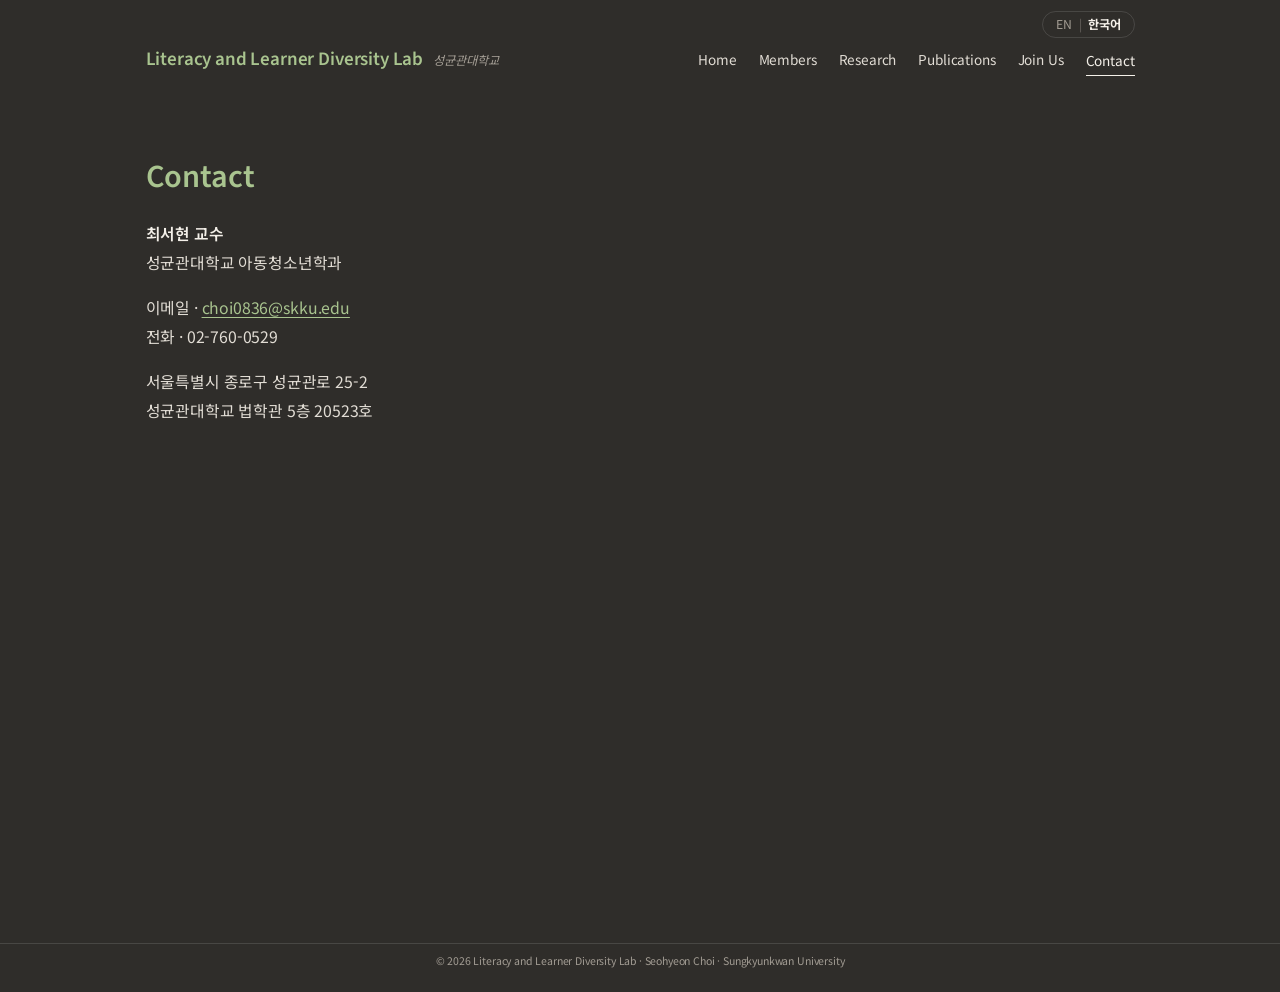
<file: ko/contact.html>
<!DOCTYPE html>
<html xmlns="http://www.w3.org/1999/xhtml" lang="ko" xml:lang="ko"><head>

<meta charset="utf-8">
<meta name="generator" content="quarto-1.11.9">

<meta name="viewport" content="width=device-width, initial-scale=1.0, user-scalable=yes">


<title>Contact – Literacy and Learner Diversity Lab</title>
<style>
/* Default styles provided by pandoc.
** See https://pandoc.org/MANUAL.html#variables-for-html for config info.
*/
span.smallcaps{font-variant: small-caps;}
div.columns{display: flex; gap: 1.5em;}
div.column{flex: auto;}
@media screen {
div.columns{gap: min(4vw, 1.5em);}
div.column{overflow-x: auto;}
}
div.hanging-indent{margin-left: 1.5em; text-indent: -1.5em;}
ul.task-list{list-style: none;}
ul.task-list li input[type="checkbox"] {
  width: 0.8em;
  margin: 0 0.8em 0.2em -1em; /* quarto-specific, see https://github.com/quarto-dev/quarto-cli/issues/4556 */ 
  vertical-align: middle;
}
</style>


<script src="../site_libs/quarto-nav/quarto-nav.js"></script>
<link href="../images/favicon.svg" rel="icon" type="image/svg+xml">
<script src="../site_libs/clipboard/clipboard.min.js"></script>
<script src="../site_libs/quarto-html/quarto.js" type="module"></script>
<script src="../site_libs/quarto-html/tabsets/tabsets.js" type="module"></script>
<script src="../site_libs/quarto-html/scrollable-regions/scrollable-regions.js" type="module"></script>
<script src="../site_libs/quarto-html/popper.min.js"></script>
<script src="../site_libs/quarto-html/tippy.umd.min.js"></script>
<script src="../site_libs/quarto-html/anchor.min.js"></script>
<link href="../site_libs/quarto-html/tippy.css" rel="stylesheet">
<link href="../site_libs/quarto-html/quarto-syntax-highlighting-dark-447e42e69aaa9833c0ba1b986f430b20.css" rel="stylesheet" id="quarto-text-highlighting-styles">
<script src="../site_libs/bootstrap/bootstrap.min.js"></script>
<link href="../site_libs/bootstrap/bootstrap-icons.css" rel="stylesheet">
<link href="../site_libs/bootstrap/bootstrap-063b2987ceae9f975f3f290edf33b78f.min.css" rel="stylesheet" append-hash="true" id="quarto-bootstrap" data-mode="dark">
<script id="quarto-search-options" type="application/json">{
  "language": {
    "search-no-results-text": "일치 없음",
    "search-matching-documents-text": "일치된 문서",
    "search-copy-link-title": "검색 링크 복사",
    "search-hide-matches-text": "추가 검색 결과 숨기기",
    "search-more-match-text": "추가 검색결과",
    "search-more-matches-text": "추가 검색결과",
    "search-clear-button-title": "제거",
    "search-text-placeholder": "",
    "search-detached-cancel-button-title": "취소",
    "search-submit-button-title": "검색",
    "search-label": "검색"
  }
}</script>


</head>

<body class="quarto-light"><a id="quarto-skip-link" class="visually-hidden-focusable" href="#quarto-document-content">Skip to main content</a>

<div id="quarto-search-results"></div>
<!-- content -->
<div id="quarto-content" class="quarto-container page-columns page-rows-contents page-layout-full">
<!-- sidebar -->
<!-- margin-sidebar -->
    
<!-- main -->
<main class="content column-page" id="quarto-document-content" tabindex="-1">
<header id="lab-header">

  <div class="topline"><span class="lang-switch"><a class="lang-en">EN</a><span>|</span><a class="lang-ko">한국어</a></span></div>

  <div class="bar">

    <a class="brand" data-page="index.html">

      <span class="brand-main">Literacy and Learner Diversity Lab</span>

      <span class="brand-sub" data-en="Sungkyunkwan University" data-ko="성균관대학교"></span>

    </a>

    <nav class="lab-nav">

      <a data-page="index.html" data-en="Home" data-ko="Home"></a>

      <a data-page="people.html" data-en="Members" data-ko="Members"></a>

      <a data-page="research.html" data-en="Research" data-ko="Research"></a>

      <a data-page="publications.html" data-en="Publications" data-ko="Publications"></a>

      <a data-page="join.html" data-en="Join Us" data-ko="Join Us"></a>

      <a data-page="contact.html" data-en="Contact" data-ko="Contact"></a>

    </nav>

  </div>

</header>

<script>

(function () {

  var path = window.location.pathname;

  var isKo = /\/ko\/[^\/]*$/.test(path);

  var file = path.split("/").pop() || "index.html";

  var base = isKo ? path.replace(/ko\/[^\/]*$/, "") : path.replace(/[^\/]*$/, "");

  var lang = isKo ? "ko" : "en";

  var h = document.getElementById("lab-header");



  // 메뉴 바를 페이지 맨 위로 옮김

  var qc = document.getElementById("quarto-content");

  if (qc) qc.parentNode.insertBefore(h, qc);



  h.querySelectorAll("[data-page]").forEach(function (a) {

    var page = a.getAttribute("data-page");

    a.setAttribute("href", base + (isKo ? "ko/" : "") + page);

    if (a.parentElement.classList.contains("lab-nav") && page === file) a.classList.add("active");

  });

  h.querySelectorAll("[data-en]").forEach(function (el) { el.textContent = el.dataset[lang]; });



  var en = h.querySelector(".lang-en"), ko = h.querySelector(".lang-ko");

  en.setAttribute("href", base + file);

  ko.setAttribute("href", base + "ko/" + file);

  (isKo ? ko : en).classList.add("current");

  if (file === "index.html") document.body.classList.add("is-home");

})();

</script>


<header id="title-block-header" class="quarto-title-block default">
<div class="quarto-title">
<h1 class="title">Contact</h1>
</div>



<div class="quarto-title-meta column-page">

    
  
    
  </div>
  


</header>


<p><strong>최서현 교수</strong><br> 성균관대학교 아동청소년학과</p>
<p>이메일 · <a href="mailto:choi0836@skku.edu">choi0836@skku.edu</a><br> 전화 · 02-760-0529</p>
<p>서울특별시 종로구 성균관로 25-2<br> 성균관대학교 법학관 5층 20523호</p>



</main> <!-- /main -->
<script id="quarto-html-after-body" type="application/javascript">
  window.document.addEventListener("DOMContentLoaded", function (event) {
    const icon = "";
    const anchorJS = new window.AnchorJS();
    anchorJS.options = {
      placement: 'right',
      icon: icon
    };
    anchorJS.add('.anchored');
    const isCodeAnnotation = (el) => {
      for (const clz of el.classList) {
        if (clz.startsWith('code-annotation-')) {                     
          return true;
        }
      }
      return false;
    }
    const onCopySuccess = function(e) {
      // button target
      const button = e.trigger;
      // don't keep focus
      button.blur();
      // flash "checked"
      button.classList.add('code-copy-button-checked');
      var currentTitle = button.getAttribute("title");
      button.setAttribute("title", "복사완료!");
      let tooltip;
      if (window.bootstrap) {
        button.setAttribute("data-bs-toggle", "tooltip");
        button.setAttribute("data-bs-placement", "left");
        button.setAttribute("data-bs-title", "복사완료!");
        tooltip = new bootstrap.Tooltip(button, 
          { trigger: "manual", 
            customClass: "code-copy-button-tooltip",
            offset: [0, -8]});
        tooltip.show();    
      }
      setTimeout(function() {
        if (tooltip) {
          tooltip.hide();
          button.removeAttribute("data-bs-title");
          button.removeAttribute("data-bs-toggle");
          button.removeAttribute("data-bs-placement");
        }
        button.setAttribute("title", currentTitle);
        button.classList.remove('code-copy-button-checked');
      }, 1000);
      // clear code selection
      e.clearSelection();
    }
    const getTextToCopy = function(trigger) {
      const outerScaffold = trigger.parentElement.cloneNode(true);
      const codeEl = outerScaffold.querySelector('code');
      for (const childEl of codeEl.children) {
        if (isCodeAnnotation(childEl)) {
          childEl.remove();
        }
      }
      return codeEl.innerText;
    }
    const clipboard = new window.ClipboardJS('.code-copy-button:not([data-in-quarto-modal])', {
      text: getTextToCopy
    });
    clipboard.on('success', onCopySuccess);
    if (window.document.getElementById('quarto-embedded-source-code-modal')) {
      const clipboardModal = new window.ClipboardJS('.code-copy-button[data-in-quarto-modal]', {
        text: getTextToCopy,
        container: window.document.getElementById('quarto-embedded-source-code-modal')
      });
      clipboardModal.on('success', onCopySuccess);
    }
      var localhostRegex = new RegExp(/^(?:http|https):\/\/localhost\:?[0-9]*\//);
      var mailtoRegex = new RegExp(/^mailto:/);
        var filterRegex = new RegExp("https:\/\/seohyeon-choi\.github\.io\/");
      var isInternal = (href) => {
          return filterRegex.test(href) || localhostRegex.test(href) || mailtoRegex.test(href);
      }
      // Inspect non-navigation links and adorn them if external
      window.quartoDecorateExternalLinks = function (root) {
     var links = (root || window.document).querySelectorAll('a[href]:not(.nav-link):not(.navbar-brand):not(.toc-action):not(.sidebar-link):not(.sidebar-item-toggle):not(.pagination-link):not(.no-external):not([aria-hidden]):not(.dropdown-item):not(.quarto-navigation-tool):not(.about-link)');
      for (var i=0; i<links.length; i++) {
        const link = links[i];
        if (!isInternal(link.href)) {
          // undo the damage that might have been done by quarto-nav.js in the case of
          // links that we want to consider external
          if (link.dataset.originalHref !== undefined) {
            link.href = link.dataset.originalHref;
          }
          if (!link.classList.contains('no-external-icon')) {
          }
        }
      }
      };
      window.quartoDecorateExternalLinks(window.document);
    // Esc closes the popup (WCAG 1.4.13) and focus leaving both trigger and
    // popup closes it (WCAG 2.4.11); tippy handles neither for interactive popups.
    const hideOnEscAndFocusOut = {
      name: 'hideOnEscAndFocusOut',
      defaultValue: true,
      fn(instance) {
        const dismiss = () => {
          // A show scheduled by the trigger delay would otherwise reopen it
          instance.clearDelayTimeouts();
          instance.hide();
        };
        const onKeyDown = (event) => {
          if (event.key !== 'Escape') {
            return;
          }
          // Keep Esc from also reaching page handlers (e.g. reveal.js overview),
          // except an open reveal.js slide menu, which Esc should close too.
          // The menu handles keys only when its keyboard option is on.
          const menuHandlesEsc = window.Reveal?.getPlugin?.('menu')?.isOpen() &&
            window.Reveal.getConfig().menu?.keyboard !== false;
          if (!menuHandlesEsc) {
            event.stopPropagation();
          }
          if (instance.popper.contains(window.document.activeElement)) {
            // Disabled while refocusing so the focus trigger does not reopen it
            instance.disable();
            instance.reference.focus();
            instance.enable();
          }
          dismiss();
        };
        const onFocusOut = (event) => {
          const target = event.relatedTarget;
          if (target && !instance.reference.contains(target) &&
              !instance.popper.contains(target)) {
            dismiss();
          }
        };
        // On the trigger too: a click trigger (code-annotations: select) has no
        // blur handling. Attached for the instance's lifetime so leaving the
        // trigger also cancels a show still pending on the trigger delay.
        instance.reference.addEventListener('focusout', onFocusOut);
        return {
          onShow() {
            window.document.addEventListener('keydown', onKeyDown, true);
            instance.popper.addEventListener('focusout', onFocusOut);
          },
          onHide() {
            window.document.removeEventListener('keydown', onKeyDown, true);
            instance.popper.removeEventListener('focusout', onFocusOut);
          },
          onDestroy() {
            instance.reference.removeEventListener('focusout', onFocusOut);
          },
        };
      },
    };
    function tippyHover(el, contentFn, onTriggerFn, onUntriggerFn) {
      const config = {
        allowHTML: true,
        maxWidth: 500,
        delay: 100,
        arrow: false,
        appendTo: function(el) {
            return el.parentElement;
        },
        interactive: true,
        interactiveBorder: 10,
        theme: 'quarto',
        placement: 'bottom-start',
        plugins: [hideOnEscAndFocusOut],
      };
      if (contentFn) {
        config.content = contentFn;
      }
      if (onTriggerFn) {
        config.onTrigger = onTriggerFn;
      }
      if (onUntriggerFn) {
        config.onUntrigger = onUntriggerFn;
      }
      window.tippy(el, config); 
    }
    const noterefs = window.document.querySelectorAll('a[role="doc-noteref"]');
    for (var i=0; i<noterefs.length; i++) {
      const ref = noterefs[i];
      tippyHover(ref, function() {
        // use id or data attribute instead here
        let href = ref.getAttribute('data-footnote-href') || ref.getAttribute('href');
        try { href = new URL(href).hash; } catch {}
        const id = href.replace(/^#\/?/, "");
        const note = window.document.getElementById(id);
        if (note) {
          return note.innerHTML;
        } else {
          return "";
        }
      });
    }
    const xrefs = window.document.querySelectorAll('a.quarto-xref');
    const processXRef = (id, note) => {
      // Strip column container classes
      const stripColumnClz = (el) => {
        el.classList.remove("page-full", "page-columns");
        if (el.children) {
          for (const child of el.children) {
            stripColumnClz(child);
          }
        }
      }
      stripColumnClz(note)
      if (id === null || id.startsWith('sec-')) {
        // Special case sections, only their first couple elements
        const container = document.createElement("div");
        if (note.children && note.children.length > 2) {
          container.appendChild(note.children[0].cloneNode(true));
          for (let i = 1; i < note.children.length; i++) {
            const child = note.children[i];
            if (child.tagName === "P" && child.innerText === "") {
              continue;
            } else {
              container.appendChild(child.cloneNode(true));
              break;
            }
          }
          if (window.Quarto?.typesetMath) {
            window.Quarto.typesetMath(container);
          }
          return container.innerHTML
        } else {
          if (window.Quarto?.typesetMath) {
            window.Quarto.typesetMath(note);
          }
          return note.innerHTML;
        }
      } else {
        // Remove any anchor links if they are present
        const anchorLink = note.querySelector('a.anchorjs-link');
        if (anchorLink) {
          anchorLink.remove();
        }
        if (window.Quarto?.typesetMath) {
          window.Quarto.typesetMath(note);
        }
        if (note.classList.contains("callout")) {
          return note.outerHTML;
        } else {
          return note.innerHTML;
        }
      }
    }
    for (var i=0; i<xrefs.length; i++) {
      const xref = xrefs[i];
      tippyHover(xref, undefined, function(instance) {
        instance.disable();
        let url = xref.getAttribute('href');
        let hash = undefined; 
        if (url.startsWith('#')) {
          hash = url;
        } else {
          try { hash = new URL(url).hash; } catch {}
        }
        if (hash) {
          const id = hash.replace(/^#\/?/, "");
          const note = window.document.getElementById(id);
          if (note !== null) {
            try {
              const html = processXRef(id, note.cloneNode(true));
              instance.setContent(html);
            } finally {
              instance.enable();
              instance.show();
            }
          } else {
            // See if we can fetch this
            fetch(url.split('#')[0])
            .then(res => res.text())
            .then(html => {
              const parser = new DOMParser();
              const htmlDoc = parser.parseFromString(html, "text/html");
              const note = htmlDoc.getElementById(id);
              if (note !== null) {
                const html = processXRef(id, note);
                instance.setContent(html);
              } 
            }).finally(() => {
              instance.enable();
              instance.show();
            });
          }
        } else {
          // See if we can fetch a full url (with no hash to target)
          // This is a special case and we should probably do some content thinning / targeting
          fetch(url)
          .then(res => res.text())
          .then(html => {
            const parser = new DOMParser();
            const htmlDoc = parser.parseFromString(html, "text/html");
            const note = htmlDoc.querySelector('main.content');
            if (note !== null) {
              // This should only happen for chapter cross references
              // (since there is no id in the URL)
              // remove the first header
              if (note.children.length > 0 && note.children[0].tagName === "HEADER") {
                note.children[0].remove();
              }
              const html = processXRef(null, note);
              instance.setContent(html);
            } 
          }).finally(() => {
            instance.enable();
            instance.show();
          });
        }
      }, function(instance) {
      });
    }
        let selectedAnnoteEl;
        const selectorForAnnotation = ( cell, annotation) => {
          let cellAttr = 'data-code-cell="' + cell + '"';
          let lineAttr = 'data-code-annotation="' +  annotation + '"';
          const selector = 'span[' + cellAttr + '][' + lineAttr + ']';
          return selector;
        }
        const selectCodeLines = (annoteEl) => {
          const doc = window.document;
          const targetCell = annoteEl.getAttribute("data-target-cell");
          const targetAnnotation = annoteEl.getAttribute("data-target-annotation");
          const annoteSpan = window.document.querySelector(selectorForAnnotation(targetCell, targetAnnotation));
          const lines = annoteSpan.getAttribute("data-code-lines").split(",");
          const lineIds = lines.map((line) => {
            return targetCell + "-" + line;
          })
          // Each band is positioned against its own containing block, which is
          // not the offsetParent of the lines, so place it from client rects.
          const placeBand = (band, firstEl, lastEl, codeBlock) => {
            const container = band.offsetParent;
            if (container === null) {
              return;
            }
            const containerRect = container.getBoundingClientRect();
            // Reveal.js scales slides with a transform, so convert client
            // pixels back to the CSS pixels of the container.
            const scale = containerRect.height / container.offsetHeight || 1;
            const firstRect = firstEl.getBoundingClientRect();
            const lastRect = lastEl.getBoundingClientRect();
            const top = (firstRect.top - containerRect.top) / scale - container.clientTop + container.scrollTop;
            const height = (lastRect.bottom - firstRect.top) / scale;
            band.style.top = top - 2 + "px";
            band.style.height = height + 4 + "px";
            if (codeBlock) {
              // Without the copy button wrapper, the containing block is wider
              // than the code block, so span the code block explicitly.
              const blockRect = codeBlock.getBoundingClientRect();
              band.style.left = (blockRect.left - containerRect.left) / scale - container.clientLeft + container.scrollLeft + "px";
              band.style.width = blockRect.width / scale + "px";
            }
          };
          if (lineIds.length > 0) {
            const el = window.document.getElementById(lineIds[0]);
            const lastEl = window.document.getElementById(lineIds[lineIds.length - 1]);
            const parent = el.parentElement.parentElement;
            // cook up a div (if necessary) and position it
            let div = window.document.getElementById("code-annotation-line-highlight");
            if (div === null) {
              div = window.document.createElement("div");
              div.setAttribute("id", "code-annotation-line-highlight");
              div.style.position = 'absolute';
              parent.appendChild(div);
            }
            placeBand(div, el, lastEl, parent.closest("div.sourceCode") || parent);
            let gutterDiv = window.document.getElementById("code-annotation-line-highlight-gutter");
            if (gutterDiv === null) {
              gutterDiv = window.document.createElement("div");
              gutterDiv.setAttribute("id", "code-annotation-line-highlight-gutter");
              gutterDiv.style.position = 'absolute';
              const codeCell = window.document.getElementById(targetCell);
              const gutter = codeCell.querySelector('.code-annotation-gutter');
              gutter.appendChild(gutterDiv);
            }
            placeBand(gutterDiv, el, lastEl);
            selectedAnnoteEl = annoteEl;
          }
        };
        const unselectCodeLines = () => {
          const elementsIds = ["code-annotation-line-highlight", "code-annotation-line-highlight-gutter"];
          elementsIds.forEach((elId) => {
            const div = window.document.getElementById(elId);
            if (div) {
              div.remove();
            }
          });
          selectedAnnoteEl = undefined;
        };
          // Handle positioning of the toggle
      window.addEventListener(
        "resize",
        throttle(() => {
          elRect = undefined;
          if (selectedAnnoteEl) {
            selectCodeLines(selectedAnnoteEl);
          }
        }, 10)
      );
      function throttle(fn, ms) {
      let throttle = false;
      let timer;
        return (...args) => {
          if(!throttle) { // first call gets through
              fn.apply(this, args);
              throttle = true;
          } else { // all the others get throttled
              if(timer) clearTimeout(timer); // cancel #2
              timer = setTimeout(() => {
                fn.apply(this, args);
                timer = throttle = false;
              }, ms);
          }
        };
      }
        // Attach click handler to the DT
        const annoteDls = window.document.querySelectorAll('dt[data-target-cell]');
        for (const annoteDlNode of annoteDls) {
          annoteDlNode.addEventListener('click', (event) => {
            const clickedEl = event.target;
            if (clickedEl !== selectedAnnoteEl) {
              unselectCodeLines();
              const activeEl = window.document.querySelector('dt[data-target-cell].code-annotation-active');
              if (activeEl) {
                activeEl.classList.remove('code-annotation-active');
              }
              selectCodeLines(clickedEl);
              clickedEl.classList.add('code-annotation-active');
            } else {
              // Unselect the line
              unselectCodeLines();
              clickedEl.classList.remove('code-annotation-active');
            }
          });
        }
    const findCites = (el) => {
      const parentEl = el.parentElement;
      if (parentEl) {
        const cites = parentEl.dataset.cites;
        if (cites) {
          return {
            el,
            cites: cites.split(' ')
          };
        } else {
          return findCites(el.parentElement)
        }
      } else {
        return undefined;
      }
    };
    var bibliorefs = window.document.querySelectorAll('a[role="doc-biblioref"]');
    for (var i=0; i<bibliorefs.length; i++) {
      const ref = bibliorefs[i];
      const citeInfo = findCites(ref);
      if (citeInfo) {
        tippyHover(citeInfo.el, function() {
          var popup = window.document.createElement('div');
          citeInfo.cites.forEach(function(cite) {
            var citeDiv = window.document.createElement('div');
            citeDiv.classList.add('hanging-indent');
            citeDiv.classList.add('csl-entry');
            var biblioDiv = window.document.getElementById('ref-' + cite);
            if (biblioDiv) {
              citeDiv.innerHTML = biblioDiv.innerHTML;
            }
            popup.appendChild(citeDiv);
          });
          return popup.innerHTML;
        });
      }
    }
  });
  </script>
  <script type="application/javascript">
  window.quartoScrollableRegionsLabels = {"code":"스크롤 가능한 코드","output":"스크롤 가능한 출력"};
  </script>
</div> <!-- /content -->
<footer class="footer">
  <div class="nav-footer">
    <div class="nav-footer-left">
      &nbsp;
    </div>   
    <div class="nav-footer-center">
<p>© 2026 Literacy and Learner Diversity Lab · Seohyeon Choi · Sungkyunkwan University</p>
</div>
    <div class="nav-footer-right">
      &nbsp;
    </div>
  </div>
</footer>




</body></html>
</file>
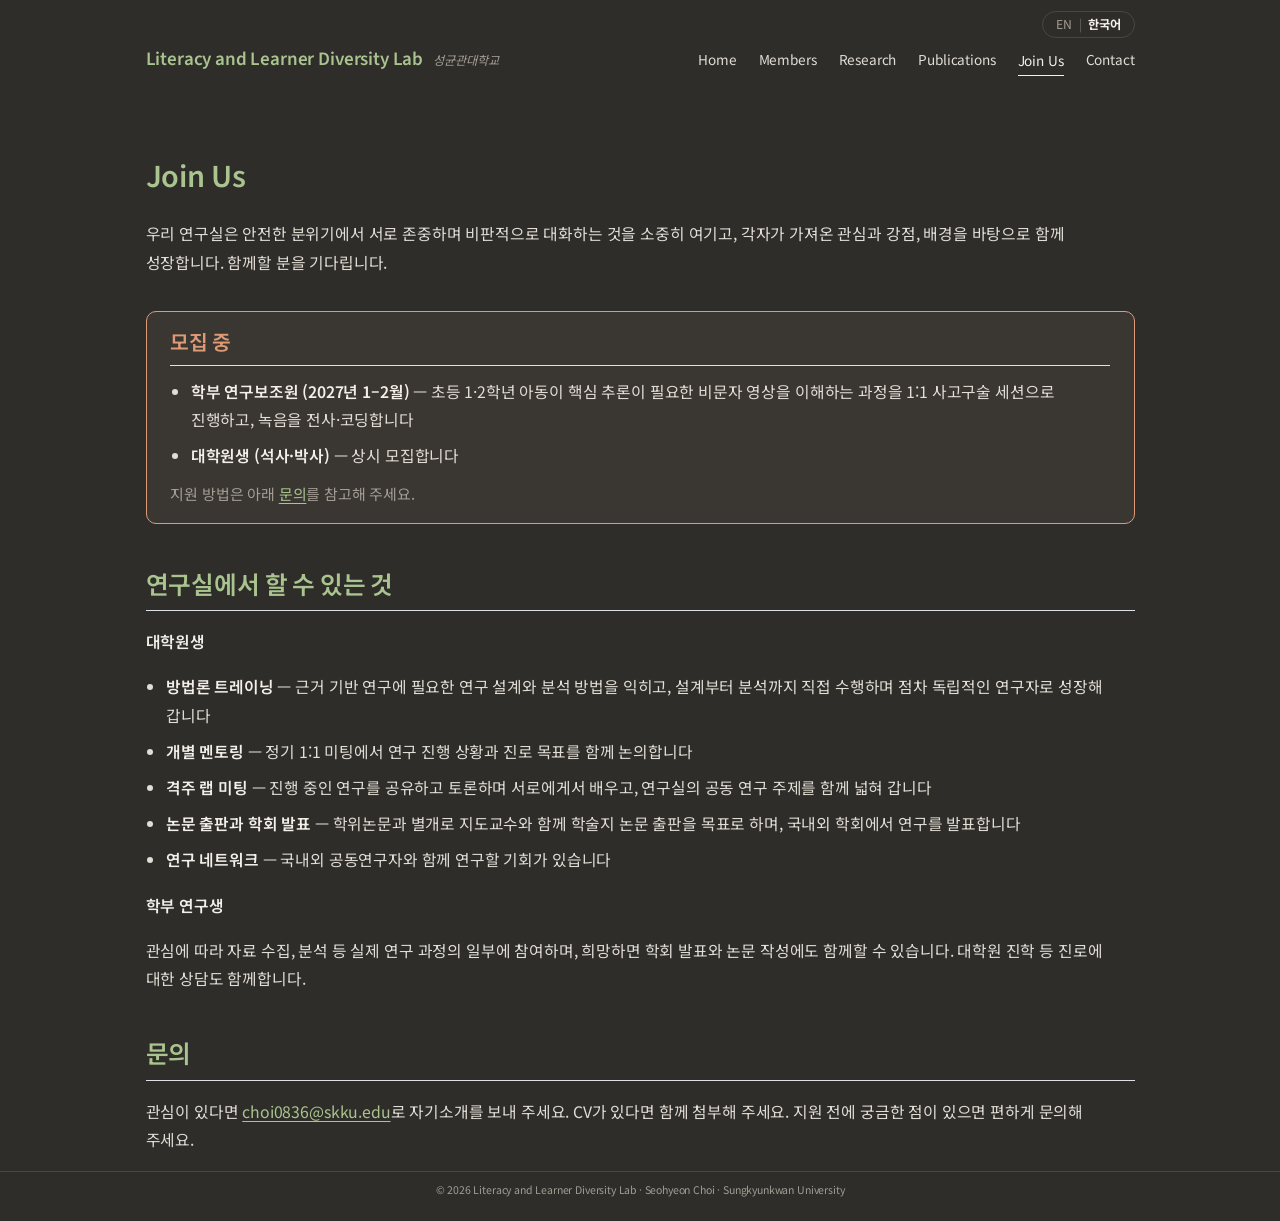
<file: ko/join.html>
<!DOCTYPE html>
<html xmlns="http://www.w3.org/1999/xhtml" lang="ko" xml:lang="ko"><head>

<meta charset="utf-8">
<meta name="generator" content="quarto-1.11.9">

<meta name="viewport" content="width=device-width, initial-scale=1.0, user-scalable=yes">


<title>Join Us – Literacy and Learner Diversity Lab</title>
<style>
/* Default styles provided by pandoc.
** See https://pandoc.org/MANUAL.html#variables-for-html for config info.
*/
span.smallcaps{font-variant: small-caps;}
div.columns{display: flex; gap: 1.5em;}
div.column{flex: auto;}
@media screen {
div.columns{gap: min(4vw, 1.5em);}
div.column{overflow-x: auto;}
}
div.hanging-indent{margin-left: 1.5em; text-indent: -1.5em;}
ul.task-list{list-style: none;}
ul.task-list li input[type="checkbox"] {
  width: 0.8em;
  margin: 0 0.8em 0.2em -1em; /* quarto-specific, see https://github.com/quarto-dev/quarto-cli/issues/4556 */ 
  vertical-align: middle;
}
</style>


<script src="../site_libs/quarto-nav/quarto-nav.js"></script>
<link href="../images/favicon.svg" rel="icon" type="image/svg+xml">
<script src="../site_libs/clipboard/clipboard.min.js"></script>
<script src="../site_libs/quarto-html/quarto.js" type="module"></script>
<script src="../site_libs/quarto-html/tabsets/tabsets.js" type="module"></script>
<script src="../site_libs/quarto-html/scrollable-regions/scrollable-regions.js" type="module"></script>
<script src="../site_libs/quarto-html/popper.min.js"></script>
<script src="../site_libs/quarto-html/tippy.umd.min.js"></script>
<script src="../site_libs/quarto-html/anchor.min.js"></script>
<link href="../site_libs/quarto-html/tippy.css" rel="stylesheet">
<link href="../site_libs/quarto-html/quarto-syntax-highlighting-dark-447e42e69aaa9833c0ba1b986f430b20.css" rel="stylesheet" id="quarto-text-highlighting-styles">
<script src="../site_libs/bootstrap/bootstrap.min.js"></script>
<link href="../site_libs/bootstrap/bootstrap-icons.css" rel="stylesheet">
<link href="../site_libs/bootstrap/bootstrap-063b2987ceae9f975f3f290edf33b78f.min.css" rel="stylesheet" append-hash="true" id="quarto-bootstrap" data-mode="dark">
<script id="quarto-search-options" type="application/json">{
  "language": {
    "search-no-results-text": "일치 없음",
    "search-matching-documents-text": "일치된 문서",
    "search-copy-link-title": "검색 링크 복사",
    "search-hide-matches-text": "추가 검색 결과 숨기기",
    "search-more-match-text": "추가 검색결과",
    "search-more-matches-text": "추가 검색결과",
    "search-clear-button-title": "제거",
    "search-text-placeholder": "",
    "search-detached-cancel-button-title": "취소",
    "search-submit-button-title": "검색",
    "search-label": "검색"
  }
}</script>


</head>

<body class="quarto-light"><a id="quarto-skip-link" class="visually-hidden-focusable" href="#quarto-document-content">Skip to main content</a>

<div id="quarto-search-results"></div>
<!-- content -->
<div id="quarto-content" class="quarto-container page-columns page-rows-contents page-layout-full">
<!-- sidebar -->
<!-- margin-sidebar -->
    
<!-- main -->
<main class="content column-page" id="quarto-document-content" tabindex="-1">
<header id="lab-header">

  <div class="topline"><span class="lang-switch"><a class="lang-en">EN</a><span>|</span><a class="lang-ko">한국어</a></span></div>

  <div class="bar">

    <a class="brand" data-page="index.html">

      <span class="brand-main">Literacy and Learner Diversity Lab</span>

      <span class="brand-sub" data-en="Sungkyunkwan University" data-ko="성균관대학교"></span>

    </a>

    <nav class="lab-nav">

      <a data-page="index.html" data-en="Home" data-ko="Home"></a>

      <a data-page="people.html" data-en="Members" data-ko="Members"></a>

      <a data-page="research.html" data-en="Research" data-ko="Research"></a>

      <a data-page="publications.html" data-en="Publications" data-ko="Publications"></a>

      <a data-page="join.html" data-en="Join Us" data-ko="Join Us"></a>

      <a data-page="contact.html" data-en="Contact" data-ko="Contact"></a>

    </nav>

  </div>

</header>

<script>

(function () {

  var path = window.location.pathname;

  var isKo = /\/ko\/[^\/]*$/.test(path);

  var file = path.split("/").pop() || "index.html";

  var base = isKo ? path.replace(/ko\/[^\/]*$/, "") : path.replace(/[^\/]*$/, "");

  var lang = isKo ? "ko" : "en";

  var h = document.getElementById("lab-header");



  // 메뉴 바를 페이지 맨 위로 옮김

  var qc = document.getElementById("quarto-content");

  if (qc) qc.parentNode.insertBefore(h, qc);



  h.querySelectorAll("[data-page]").forEach(function (a) {

    var page = a.getAttribute("data-page");

    a.setAttribute("href", base + (isKo ? "ko/" : "") + page);

    if (a.parentElement.classList.contains("lab-nav") && page === file) a.classList.add("active");

  });

  h.querySelectorAll("[data-en]").forEach(function (el) { el.textContent = el.dataset[lang]; });



  var en = h.querySelector(".lang-en"), ko = h.querySelector(".lang-ko");

  en.setAttribute("href", base + file);

  ko.setAttribute("href", base + "ko/" + file);

  (isKo ? ko : en).classList.add("current");

  if (file === "index.html") document.body.classList.add("is-home");

})();

</script>


<header id="title-block-header" class="quarto-title-block default">
<div class="quarto-title">
<h1 class="title">Join Us</h1>
</div>



<div class="quarto-title-meta column-page">

    
  
    
  </div>
  


</header>


<p>우리 연구실은 안전한 분위기에서 서로 존중하며 비판적으로 대화하는 것을 소중히 여기고, 각자가 가져온 관심과 강점, 배경을 바탕으로 함께 성장합니다. 함께할 분을 기다립니다.</p>
<section id="모집-중" class="level2 openings">
<h2 class="anchored" data-anchor-id="모집-중">모집 중</h2>
<ul>
<li><strong>학부 연구보조원 (2027년 1–2월)</strong> — 초등 1·2학년 아동이 핵심 추론이 필요한 비문자 영상을 이해하는 과정을 1:1 사고구술 세션으로 진행하고, 녹음을 전사·코딩합니다</li>
<li><strong>대학원생 (석사·박사)</strong> — 상시 모집합니다</li>
</ul>
<p>지원 방법은 아래 <a href="#contact">문의</a>를 참고해 주세요.</p>
</section>
<section id="연구실에서-할-수-있는-것" class="level2">
<h2 class="anchored" data-anchor-id="연구실에서-할-수-있는-것">연구실에서 할 수 있는 것</h2>
<p><strong>대학원생</strong></p>
<ul>
<li><strong>방법론 트레이닝</strong> — 근거 기반 연구에 필요한 연구 설계와 분석 방법을 익히고, 설계부터 분석까지 직접 수행하며 점차 독립적인 연구자로 성장해 갑니다</li>
<li><strong>개별 멘토링</strong> — 정기 1:1 미팅에서 연구 진행 상황과 진로 목표를 함께 논의합니다</li>
<li><strong>격주 랩 미팅</strong> — 진행 중인 연구를 공유하고 토론하며 서로에게서 배우고, 연구실의 공동 연구 주제를 함께 넓혀 갑니다</li>
<li><strong>논문 출판과 학회 발표</strong> — 학위논문과 별개로 지도교수와 함께 학술지 논문 출판을 목표로 하며, 국내외 학회에서 연구를 발표합니다</li>
<li><strong>연구 네트워크</strong> — 국내외 공동연구자와 함께 연구할 기회가 있습니다</li>
</ul>
<p><strong>학부 연구생</strong></p>
<p>관심에 따라 자료 수집, 분석 등 실제 연구 과정의 일부에 참여하며, 희망하면 학회 발표와 논문 작성에도 함께할 수 있습니다. 대학원 진학 등 진로에 대한 상담도 함께합니다.</p>
</section>
<section id="contact" class="level2">
<h2 class="anchored" data-anchor-id="contact">문의</h2>
<p>관심이 있다면 <a href="mailto:choi0836@skku.edu">choi0836@skku.edu</a>로 자기소개를 보내 주세요. CV가 있다면 함께 첨부해 주세요. 지원 전에 궁금한 점이 있으면 편하게 문의해 주세요.</p>


</section>

</main> <!-- /main -->
<script id="quarto-html-after-body" type="application/javascript">
  window.document.addEventListener("DOMContentLoaded", function (event) {
    const icon = "";
    const anchorJS = new window.AnchorJS();
    anchorJS.options = {
      placement: 'right',
      icon: icon
    };
    anchorJS.add('.anchored');
    const isCodeAnnotation = (el) => {
      for (const clz of el.classList) {
        if (clz.startsWith('code-annotation-')) {                     
          return true;
        }
      }
      return false;
    }
    const onCopySuccess = function(e) {
      // button target
      const button = e.trigger;
      // don't keep focus
      button.blur();
      // flash "checked"
      button.classList.add('code-copy-button-checked');
      var currentTitle = button.getAttribute("title");
      button.setAttribute("title", "복사완료!");
      let tooltip;
      if (window.bootstrap) {
        button.setAttribute("data-bs-toggle", "tooltip");
        button.setAttribute("data-bs-placement", "left");
        button.setAttribute("data-bs-title", "복사완료!");
        tooltip = new bootstrap.Tooltip(button, 
          { trigger: "manual", 
            customClass: "code-copy-button-tooltip",
            offset: [0, -8]});
        tooltip.show();    
      }
      setTimeout(function() {
        if (tooltip) {
          tooltip.hide();
          button.removeAttribute("data-bs-title");
          button.removeAttribute("data-bs-toggle");
          button.removeAttribute("data-bs-placement");
        }
        button.setAttribute("title", currentTitle);
        button.classList.remove('code-copy-button-checked');
      }, 1000);
      // clear code selection
      e.clearSelection();
    }
    const getTextToCopy = function(trigger) {
      const outerScaffold = trigger.parentElement.cloneNode(true);
      const codeEl = outerScaffold.querySelector('code');
      for (const childEl of codeEl.children) {
        if (isCodeAnnotation(childEl)) {
          childEl.remove();
        }
      }
      return codeEl.innerText;
    }
    const clipboard = new window.ClipboardJS('.code-copy-button:not([data-in-quarto-modal])', {
      text: getTextToCopy
    });
    clipboard.on('success', onCopySuccess);
    if (window.document.getElementById('quarto-embedded-source-code-modal')) {
      const clipboardModal = new window.ClipboardJS('.code-copy-button[data-in-quarto-modal]', {
        text: getTextToCopy,
        container: window.document.getElementById('quarto-embedded-source-code-modal')
      });
      clipboardModal.on('success', onCopySuccess);
    }
      var localhostRegex = new RegExp(/^(?:http|https):\/\/localhost\:?[0-9]*\//);
      var mailtoRegex = new RegExp(/^mailto:/);
        var filterRegex = new RegExp("https:\/\/seohyeon-choi\.github\.io\/");
      var isInternal = (href) => {
          return filterRegex.test(href) || localhostRegex.test(href) || mailtoRegex.test(href);
      }
      // Inspect non-navigation links and adorn them if external
      window.quartoDecorateExternalLinks = function (root) {
     var links = (root || window.document).querySelectorAll('a[href]:not(.nav-link):not(.navbar-brand):not(.toc-action):not(.sidebar-link):not(.sidebar-item-toggle):not(.pagination-link):not(.no-external):not([aria-hidden]):not(.dropdown-item):not(.quarto-navigation-tool):not(.about-link)');
      for (var i=0; i<links.length; i++) {
        const link = links[i];
        if (!isInternal(link.href)) {
          // undo the damage that might have been done by quarto-nav.js in the case of
          // links that we want to consider external
          if (link.dataset.originalHref !== undefined) {
            link.href = link.dataset.originalHref;
          }
          if (!link.classList.contains('no-external-icon')) {
          }
        }
      }
      };
      window.quartoDecorateExternalLinks(window.document);
    // Esc closes the popup (WCAG 1.4.13) and focus leaving both trigger and
    // popup closes it (WCAG 2.4.11); tippy handles neither for interactive popups.
    const hideOnEscAndFocusOut = {
      name: 'hideOnEscAndFocusOut',
      defaultValue: true,
      fn(instance) {
        const dismiss = () => {
          // A show scheduled by the trigger delay would otherwise reopen it
          instance.clearDelayTimeouts();
          instance.hide();
        };
        const onKeyDown = (event) => {
          if (event.key !== 'Escape') {
            return;
          }
          // Keep Esc from also reaching page handlers (e.g. reveal.js overview),
          // except an open reveal.js slide menu, which Esc should close too.
          // The menu handles keys only when its keyboard option is on.
          const menuHandlesEsc = window.Reveal?.getPlugin?.('menu')?.isOpen() &&
            window.Reveal.getConfig().menu?.keyboard !== false;
          if (!menuHandlesEsc) {
            event.stopPropagation();
          }
          if (instance.popper.contains(window.document.activeElement)) {
            // Disabled while refocusing so the focus trigger does not reopen it
            instance.disable();
            instance.reference.focus();
            instance.enable();
          }
          dismiss();
        };
        const onFocusOut = (event) => {
          const target = event.relatedTarget;
          if (target && !instance.reference.contains(target) &&
              !instance.popper.contains(target)) {
            dismiss();
          }
        };
        // On the trigger too: a click trigger (code-annotations: select) has no
        // blur handling. Attached for the instance's lifetime so leaving the
        // trigger also cancels a show still pending on the trigger delay.
        instance.reference.addEventListener('focusout', onFocusOut);
        return {
          onShow() {
            window.document.addEventListener('keydown', onKeyDown, true);
            instance.popper.addEventListener('focusout', onFocusOut);
          },
          onHide() {
            window.document.removeEventListener('keydown', onKeyDown, true);
            instance.popper.removeEventListener('focusout', onFocusOut);
          },
          onDestroy() {
            instance.reference.removeEventListener('focusout', onFocusOut);
          },
        };
      },
    };
    function tippyHover(el, contentFn, onTriggerFn, onUntriggerFn) {
      const config = {
        allowHTML: true,
        maxWidth: 500,
        delay: 100,
        arrow: false,
        appendTo: function(el) {
            return el.parentElement;
        },
        interactive: true,
        interactiveBorder: 10,
        theme: 'quarto',
        placement: 'bottom-start',
        plugins: [hideOnEscAndFocusOut],
      };
      if (contentFn) {
        config.content = contentFn;
      }
      if (onTriggerFn) {
        config.onTrigger = onTriggerFn;
      }
      if (onUntriggerFn) {
        config.onUntrigger = onUntriggerFn;
      }
      window.tippy(el, config); 
    }
    const noterefs = window.document.querySelectorAll('a[role="doc-noteref"]');
    for (var i=0; i<noterefs.length; i++) {
      const ref = noterefs[i];
      tippyHover(ref, function() {
        // use id or data attribute instead here
        let href = ref.getAttribute('data-footnote-href') || ref.getAttribute('href');
        try { href = new URL(href).hash; } catch {}
        const id = href.replace(/^#\/?/, "");
        const note = window.document.getElementById(id);
        if (note) {
          return note.innerHTML;
        } else {
          return "";
        }
      });
    }
    const xrefs = window.document.querySelectorAll('a.quarto-xref');
    const processXRef = (id, note) => {
      // Strip column container classes
      const stripColumnClz = (el) => {
        el.classList.remove("page-full", "page-columns");
        if (el.children) {
          for (const child of el.children) {
            stripColumnClz(child);
          }
        }
      }
      stripColumnClz(note)
      if (id === null || id.startsWith('sec-')) {
        // Special case sections, only their first couple elements
        const container = document.createElement("div");
        if (note.children && note.children.length > 2) {
          container.appendChild(note.children[0].cloneNode(true));
          for (let i = 1; i < note.children.length; i++) {
            const child = note.children[i];
            if (child.tagName === "P" && child.innerText === "") {
              continue;
            } else {
              container.appendChild(child.cloneNode(true));
              break;
            }
          }
          if (window.Quarto?.typesetMath) {
            window.Quarto.typesetMath(container);
          }
          return container.innerHTML
        } else {
          if (window.Quarto?.typesetMath) {
            window.Quarto.typesetMath(note);
          }
          return note.innerHTML;
        }
      } else {
        // Remove any anchor links if they are present
        const anchorLink = note.querySelector('a.anchorjs-link');
        if (anchorLink) {
          anchorLink.remove();
        }
        if (window.Quarto?.typesetMath) {
          window.Quarto.typesetMath(note);
        }
        if (note.classList.contains("callout")) {
          return note.outerHTML;
        } else {
          return note.innerHTML;
        }
      }
    }
    for (var i=0; i<xrefs.length; i++) {
      const xref = xrefs[i];
      tippyHover(xref, undefined, function(instance) {
        instance.disable();
        let url = xref.getAttribute('href');
        let hash = undefined; 
        if (url.startsWith('#')) {
          hash = url;
        } else {
          try { hash = new URL(url).hash; } catch {}
        }
        if (hash) {
          const id = hash.replace(/^#\/?/, "");
          const note = window.document.getElementById(id);
          if (note !== null) {
            try {
              const html = processXRef(id, note.cloneNode(true));
              instance.setContent(html);
            } finally {
              instance.enable();
              instance.show();
            }
          } else {
            // See if we can fetch this
            fetch(url.split('#')[0])
            .then(res => res.text())
            .then(html => {
              const parser = new DOMParser();
              const htmlDoc = parser.parseFromString(html, "text/html");
              const note = htmlDoc.getElementById(id);
              if (note !== null) {
                const html = processXRef(id, note);
                instance.setContent(html);
              } 
            }).finally(() => {
              instance.enable();
              instance.show();
            });
          }
        } else {
          // See if we can fetch a full url (with no hash to target)
          // This is a special case and we should probably do some content thinning / targeting
          fetch(url)
          .then(res => res.text())
          .then(html => {
            const parser = new DOMParser();
            const htmlDoc = parser.parseFromString(html, "text/html");
            const note = htmlDoc.querySelector('main.content');
            if (note !== null) {
              // This should only happen for chapter cross references
              // (since there is no id in the URL)
              // remove the first header
              if (note.children.length > 0 && note.children[0].tagName === "HEADER") {
                note.children[0].remove();
              }
              const html = processXRef(null, note);
              instance.setContent(html);
            } 
          }).finally(() => {
            instance.enable();
            instance.show();
          });
        }
      }, function(instance) {
      });
    }
        let selectedAnnoteEl;
        const selectorForAnnotation = ( cell, annotation) => {
          let cellAttr = 'data-code-cell="' + cell + '"';
          let lineAttr = 'data-code-annotation="' +  annotation + '"';
          const selector = 'span[' + cellAttr + '][' + lineAttr + ']';
          return selector;
        }
        const selectCodeLines = (annoteEl) => {
          const doc = window.document;
          const targetCell = annoteEl.getAttribute("data-target-cell");
          const targetAnnotation = annoteEl.getAttribute("data-target-annotation");
          const annoteSpan = window.document.querySelector(selectorForAnnotation(targetCell, targetAnnotation));
          const lines = annoteSpan.getAttribute("data-code-lines").split(",");
          const lineIds = lines.map((line) => {
            return targetCell + "-" + line;
          })
          // Each band is positioned against its own containing block, which is
          // not the offsetParent of the lines, so place it from client rects.
          const placeBand = (band, firstEl, lastEl, codeBlock) => {
            const container = band.offsetParent;
            if (container === null) {
              return;
            }
            const containerRect = container.getBoundingClientRect();
            // Reveal.js scales slides with a transform, so convert client
            // pixels back to the CSS pixels of the container.
            const scale = containerRect.height / container.offsetHeight || 1;
            const firstRect = firstEl.getBoundingClientRect();
            const lastRect = lastEl.getBoundingClientRect();
            const top = (firstRect.top - containerRect.top) / scale - container.clientTop + container.scrollTop;
            const height = (lastRect.bottom - firstRect.top) / scale;
            band.style.top = top - 2 + "px";
            band.style.height = height + 4 + "px";
            if (codeBlock) {
              // Without the copy button wrapper, the containing block is wider
              // than the code block, so span the code block explicitly.
              const blockRect = codeBlock.getBoundingClientRect();
              band.style.left = (blockRect.left - containerRect.left) / scale - container.clientLeft + container.scrollLeft + "px";
              band.style.width = blockRect.width / scale + "px";
            }
          };
          if (lineIds.length > 0) {
            const el = window.document.getElementById(lineIds[0]);
            const lastEl = window.document.getElementById(lineIds[lineIds.length - 1]);
            const parent = el.parentElement.parentElement;
            // cook up a div (if necessary) and position it
            let div = window.document.getElementById("code-annotation-line-highlight");
            if (div === null) {
              div = window.document.createElement("div");
              div.setAttribute("id", "code-annotation-line-highlight");
              div.style.position = 'absolute';
              parent.appendChild(div);
            }
            placeBand(div, el, lastEl, parent.closest("div.sourceCode") || parent);
            let gutterDiv = window.document.getElementById("code-annotation-line-highlight-gutter");
            if (gutterDiv === null) {
              gutterDiv = window.document.createElement("div");
              gutterDiv.setAttribute("id", "code-annotation-line-highlight-gutter");
              gutterDiv.style.position = 'absolute';
              const codeCell = window.document.getElementById(targetCell);
              const gutter = codeCell.querySelector('.code-annotation-gutter');
              gutter.appendChild(gutterDiv);
            }
            placeBand(gutterDiv, el, lastEl);
            selectedAnnoteEl = annoteEl;
          }
        };
        const unselectCodeLines = () => {
          const elementsIds = ["code-annotation-line-highlight", "code-annotation-line-highlight-gutter"];
          elementsIds.forEach((elId) => {
            const div = window.document.getElementById(elId);
            if (div) {
              div.remove();
            }
          });
          selectedAnnoteEl = undefined;
        };
          // Handle positioning of the toggle
      window.addEventListener(
        "resize",
        throttle(() => {
          elRect = undefined;
          if (selectedAnnoteEl) {
            selectCodeLines(selectedAnnoteEl);
          }
        }, 10)
      );
      function throttle(fn, ms) {
      let throttle = false;
      let timer;
        return (...args) => {
          if(!throttle) { // first call gets through
              fn.apply(this, args);
              throttle = true;
          } else { // all the others get throttled
              if(timer) clearTimeout(timer); // cancel #2
              timer = setTimeout(() => {
                fn.apply(this, args);
                timer = throttle = false;
              }, ms);
          }
        };
      }
        // Attach click handler to the DT
        const annoteDls = window.document.querySelectorAll('dt[data-target-cell]');
        for (const annoteDlNode of annoteDls) {
          annoteDlNode.addEventListener('click', (event) => {
            const clickedEl = event.target;
            if (clickedEl !== selectedAnnoteEl) {
              unselectCodeLines();
              const activeEl = window.document.querySelector('dt[data-target-cell].code-annotation-active');
              if (activeEl) {
                activeEl.classList.remove('code-annotation-active');
              }
              selectCodeLines(clickedEl);
              clickedEl.classList.add('code-annotation-active');
            } else {
              // Unselect the line
              unselectCodeLines();
              clickedEl.classList.remove('code-annotation-active');
            }
          });
        }
    const findCites = (el) => {
      const parentEl = el.parentElement;
      if (parentEl) {
        const cites = parentEl.dataset.cites;
        if (cites) {
          return {
            el,
            cites: cites.split(' ')
          };
        } else {
          return findCites(el.parentElement)
        }
      } else {
        return undefined;
      }
    };
    var bibliorefs = window.document.querySelectorAll('a[role="doc-biblioref"]');
    for (var i=0; i<bibliorefs.length; i++) {
      const ref = bibliorefs[i];
      const citeInfo = findCites(ref);
      if (citeInfo) {
        tippyHover(citeInfo.el, function() {
          var popup = window.document.createElement('div');
          citeInfo.cites.forEach(function(cite) {
            var citeDiv = window.document.createElement('div');
            citeDiv.classList.add('hanging-indent');
            citeDiv.classList.add('csl-entry');
            var biblioDiv = window.document.getElementById('ref-' + cite);
            if (biblioDiv) {
              citeDiv.innerHTML = biblioDiv.innerHTML;
            }
            popup.appendChild(citeDiv);
          });
          return popup.innerHTML;
        });
      }
    }
  });
  </script>
  <script type="application/javascript">
  window.quartoScrollableRegionsLabels = {"code":"스크롤 가능한 코드","output":"스크롤 가능한 출력"};
  </script>
</div> <!-- /content -->
<footer class="footer">
  <div class="nav-footer">
    <div class="nav-footer-left">
      &nbsp;
    </div>   
    <div class="nav-footer-center">
<p>© 2026 Literacy and Learner Diversity Lab · Seohyeon Choi · Sungkyunkwan University</p>
</div>
    <div class="nav-footer-right">
      &nbsp;
    </div>
  </div>
</footer>




</body></html>
</file>
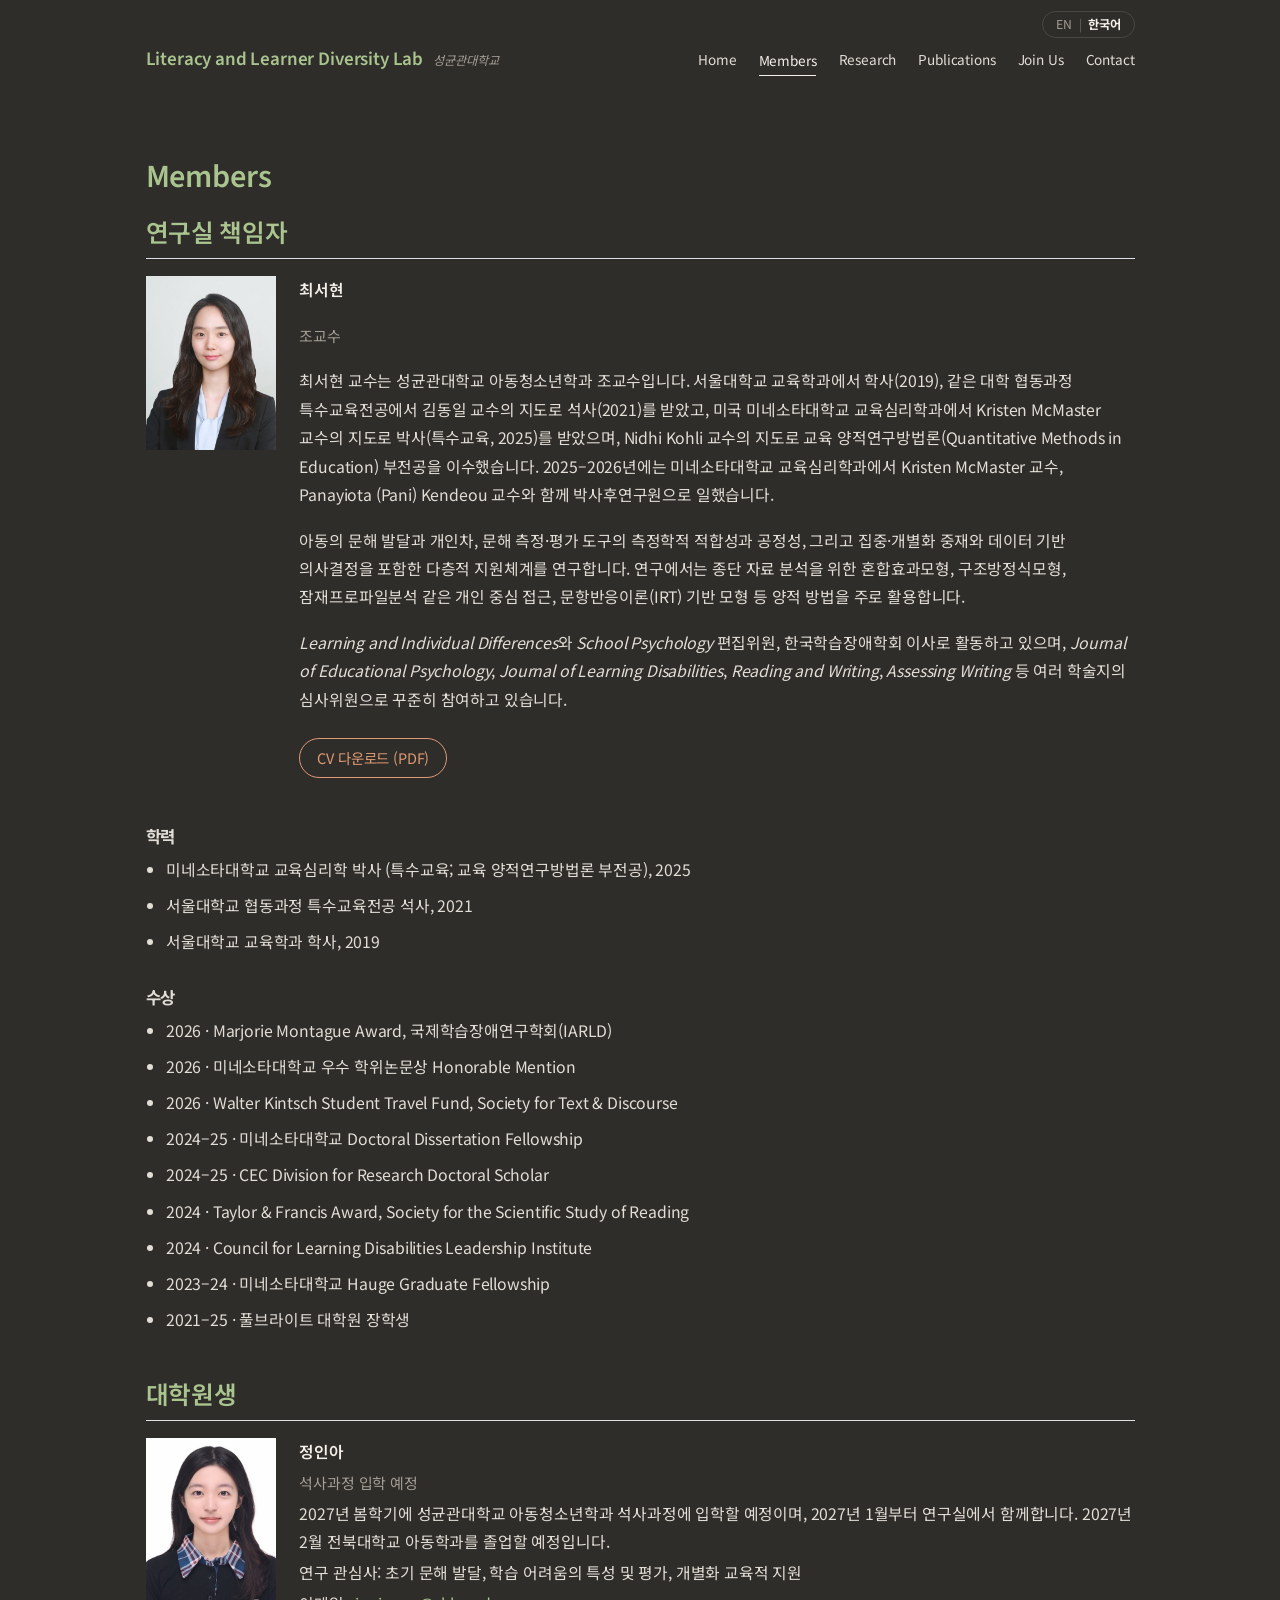
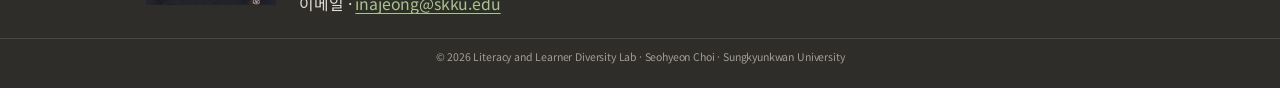
<file: ko/people.html>
<!DOCTYPE html>
<html xmlns="http://www.w3.org/1999/xhtml" lang="ko" xml:lang="ko"><head>

<meta charset="utf-8">
<meta name="generator" content="quarto-1.11.9">

<meta name="viewport" content="width=device-width, initial-scale=1.0, user-scalable=yes">


<title>Members – Literacy and Learner Diversity Lab</title>
<style>
/* Default styles provided by pandoc.
** See https://pandoc.org/MANUAL.html#variables-for-html for config info.
*/
span.smallcaps{font-variant: small-caps;}
div.columns{display: flex; gap: 1.5em;}
div.column{flex: auto;}
@media screen {
div.columns{gap: min(4vw, 1.5em);}
div.column{overflow-x: auto;}
}
div.hanging-indent{margin-left: 1.5em; text-indent: -1.5em;}
ul.task-list{list-style: none;}
ul.task-list li input[type="checkbox"] {
  width: 0.8em;
  margin: 0 0.8em 0.2em -1em; /* quarto-specific, see https://github.com/quarto-dev/quarto-cli/issues/4556 */ 
  vertical-align: middle;
}
</style>


<script src="../site_libs/quarto-nav/quarto-nav.js"></script>
<link href="../images/favicon.svg" rel="icon" type="image/svg+xml">
<script src="../site_libs/clipboard/clipboard.min.js"></script>
<script src="../site_libs/quarto-html/quarto.js" type="module"></script>
<script src="../site_libs/quarto-html/tabsets/tabsets.js" type="module"></script>
<script src="../site_libs/quarto-html/scrollable-regions/scrollable-regions.js" type="module"></script>
<script src="../site_libs/quarto-html/popper.min.js"></script>
<script src="../site_libs/quarto-html/tippy.umd.min.js"></script>
<script src="../site_libs/quarto-html/anchor.min.js"></script>
<link href="../site_libs/quarto-html/tippy.css" rel="stylesheet">
<link href="../site_libs/quarto-html/quarto-syntax-highlighting-dark-447e42e69aaa9833c0ba1b986f430b20.css" rel="stylesheet" id="quarto-text-highlighting-styles">
<script src="../site_libs/bootstrap/bootstrap.min.js"></script>
<link href="../site_libs/bootstrap/bootstrap-icons.css" rel="stylesheet">
<link href="../site_libs/bootstrap/bootstrap-063b2987ceae9f975f3f290edf33b78f.min.css" rel="stylesheet" append-hash="true" id="quarto-bootstrap" data-mode="dark">
<script id="quarto-search-options" type="application/json">{
  "language": {
    "search-no-results-text": "일치 없음",
    "search-matching-documents-text": "일치된 문서",
    "search-copy-link-title": "검색 링크 복사",
    "search-hide-matches-text": "추가 검색 결과 숨기기",
    "search-more-match-text": "추가 검색결과",
    "search-more-matches-text": "추가 검색결과",
    "search-clear-button-title": "제거",
    "search-text-placeholder": "",
    "search-detached-cancel-button-title": "취소",
    "search-submit-button-title": "검색",
    "search-label": "검색"
  }
}</script>


</head>

<body class="quarto-light"><a id="quarto-skip-link" class="visually-hidden-focusable" href="#quarto-document-content">Skip to main content</a>

<div id="quarto-search-results"></div>
<!-- content -->
<div id="quarto-content" class="quarto-container page-columns page-rows-contents page-layout-full">
<!-- sidebar -->
<!-- margin-sidebar -->
    
<!-- main -->
<main class="content column-page" id="quarto-document-content" tabindex="-1">
<header id="lab-header">

  <div class="topline"><span class="lang-switch"><a class="lang-en">EN</a><span>|</span><a class="lang-ko">한국어</a></span></div>

  <div class="bar">

    <a class="brand" data-page="index.html">

      <span class="brand-main">Literacy and Learner Diversity Lab</span>

      <span class="brand-sub" data-en="Sungkyunkwan University" data-ko="성균관대학교"></span>

    </a>

    <nav class="lab-nav">

      <a data-page="index.html" data-en="Home" data-ko="Home"></a>

      <a data-page="people.html" data-en="Members" data-ko="Members"></a>

      <a data-page="research.html" data-en="Research" data-ko="Research"></a>

      <a data-page="publications.html" data-en="Publications" data-ko="Publications"></a>

      <a data-page="join.html" data-en="Join Us" data-ko="Join Us"></a>

      <a data-page="contact.html" data-en="Contact" data-ko="Contact"></a>

    </nav>

  </div>

</header>

<script>

(function () {

  var path = window.location.pathname;

  var isKo = /\/ko\/[^\/]*$/.test(path);

  var file = path.split("/").pop() || "index.html";

  var base = isKo ? path.replace(/ko\/[^\/]*$/, "") : path.replace(/[^\/]*$/, "");

  var lang = isKo ? "ko" : "en";

  var h = document.getElementById("lab-header");



  // 메뉴 바를 페이지 맨 위로 옮김

  var qc = document.getElementById("quarto-content");

  if (qc) qc.parentNode.insertBefore(h, qc);



  h.querySelectorAll("[data-page]").forEach(function (a) {

    var page = a.getAttribute("data-page");

    a.setAttribute("href", base + (isKo ? "ko/" : "") + page);

    if (a.parentElement.classList.contains("lab-nav") && page === file) a.classList.add("active");

  });

  h.querySelectorAll("[data-en]").forEach(function (el) { el.textContent = el.dataset[lang]; });



  var en = h.querySelector(".lang-en"), ko = h.querySelector(".lang-ko");

  en.setAttribute("href", base + file);

  ko.setAttribute("href", base + "ko/" + file);

  (isKo ? ko : en).classList.add("current");

  if (file === "index.html") document.body.classList.add("is-home");

})();

</script>


<header id="title-block-header" class="quarto-title-block default">
<div class="quarto-title">
<h1 class="title">Members</h1>
</div>



<div class="quarto-title-meta column-page">

    
  
    
  </div>
  


</header>


<section id="연구실-책임자" class="level2">
<h2 class="anchored" data-anchor-id="연구실-책임자">연구실 책임자</h2>
<div class="person">
<p><img src="../images/choi.jpg" class="img-fluid" alt="최서현"></p>
<div>
<p><strong>최서현</strong></p>
<p><span class="role">조교수</span></p>
<p>최서현 교수는 성균관대학교 아동청소년학과 조교수입니다. 서울대학교 교육학과에서 학사(2019), 같은 대학 협동과정 특수교육전공에서 김동일 교수의 지도로 석사(2021)를 받았고, 미국 미네소타대학교 교육심리학과에서 Kristen McMaster 교수의 지도로 박사(특수교육, 2025)를 받았으며, Nidhi Kohli 교수의 지도로 교육 양적연구방법론(Quantitative Methods in Education) 부전공을 이수했습니다. 2025–2026년에는 미네소타대학교 교육심리학과에서 Kristen McMaster 교수, Panayiota (Pani) Kendeou 교수와 함께 박사후연구원으로 일했습니다.</p>
<p>아동의 문해 발달과 개인차, 문해 측정·평가 도구의 측정학적 적합성과 공정성, 그리고 집중·개별화 중재와 데이터 기반 의사결정을 포함한 다층적 지원체계를 연구합니다. 연구에서는 종단 자료 분석을 위한 혼합효과모형, 구조방정식모형, 잠재프로파일분석 같은 개인 중심 접근, 문항반응이론(IRT) 기반 모형 등 양적 방법을 주로 활용합니다.</p>
<p><em>Learning and Individual Differences</em>와 <em>School Psychology</em> 편집위원, 한국학습장애학회 이사로 활동하고 있으며, <em>Journal of Educational Psychology</em>, <em>Journal of Learning Disabilities</em>, <em>Reading and Writing</em>, <em>Assessing Writing</em> 등 여러 학술지의 심사위원으로 꾸준히 참여하고 있습니다.</p>
<p><a href="../files/choiS_CV.pdf" class="btn-cv" download="choiS_CV.pdf">CV 다운로드 (PDF)</a></p>
</div>
</div>
<section id="학력" class="level3">
<h3 class="anchored" data-anchor-id="학력">학력</h3>
<ul>
<li>미네소타대학교 교육심리학 박사 (특수교육; 교육 양적연구방법론 부전공), 2025</li>
<li>서울대학교 협동과정 특수교육전공 석사, 2021</li>
<li>서울대학교 교육학과 학사, 2019</li>
</ul>
</section>
<section id="수상" class="level3">
<h3 class="anchored" data-anchor-id="수상">수상</h3>
<ul>
<li>2026 · Marjorie Montague Award, 국제학습장애연구학회(IARLD)</li>
<li>2026 · 미네소타대학교 우수 학위논문상 Honorable Mention</li>
<li>2026 · Walter Kintsch Student Travel Fund, Society for Text &amp; Discourse</li>
<li>2024–25 · 미네소타대학교 Doctoral Dissertation Fellowship</li>
<li>2024–25 · CEC Division for Research Doctoral Scholar</li>
<li>2024 · Taylor &amp; Francis Award, Society for the Scientific Study of Reading</li>
<li>2024 · Council for Learning Disabilities Leadership Institute</li>
<li>2023–24 · 미네소타대학교 Hauge Graduate Fellowship</li>
<li>2021–25 · 풀브라이트 대학원 장학생</li>
</ul>
</section>
</section>
<section id="대학원생" class="level2">
<h2 class="anchored" data-anchor-id="대학원생">대학원생</h2>
<div class="member">
<p><img src="../images/ina-jung.jpg" class="img-fluid" alt="정인아"></p>
<div>
<p><strong>정인아</strong></p>
<p><span class="role">석사과정 입학 예정</span></p>
<p>2027년 봄학기에 성균관대학교 아동청소년학과 석사과정에 입학할 예정이며, 2027년 1월부터 연구실에서 함께합니다. 2027년 2월 전북대학교 아동학과를 졸업할 예정입니다.</p>
<p>연구 관심사: 초기 문해 발달, 학습 어려움의 특성 및 평가, 개별화 교육적 지원</p>
<p>이메일 · <a href="mailto:inajeong@skku.edu">inajeong@skku.edu</a></p>
</div>
</div>


</section>

</main> <!-- /main -->
<script id="quarto-html-after-body" type="application/javascript">
  window.document.addEventListener("DOMContentLoaded", function (event) {
    const icon = "";
    const anchorJS = new window.AnchorJS();
    anchorJS.options = {
      placement: 'right',
      icon: icon
    };
    anchorJS.add('.anchored');
    const isCodeAnnotation = (el) => {
      for (const clz of el.classList) {
        if (clz.startsWith('code-annotation-')) {                     
          return true;
        }
      }
      return false;
    }
    const onCopySuccess = function(e) {
      // button target
      const button = e.trigger;
      // don't keep focus
      button.blur();
      // flash "checked"
      button.classList.add('code-copy-button-checked');
      var currentTitle = button.getAttribute("title");
      button.setAttribute("title", "복사완료!");
      let tooltip;
      if (window.bootstrap) {
        button.setAttribute("data-bs-toggle", "tooltip");
        button.setAttribute("data-bs-placement", "left");
        button.setAttribute("data-bs-title", "복사완료!");
        tooltip = new bootstrap.Tooltip(button, 
          { trigger: "manual", 
            customClass: "code-copy-button-tooltip",
            offset: [0, -8]});
        tooltip.show();    
      }
      setTimeout(function() {
        if (tooltip) {
          tooltip.hide();
          button.removeAttribute("data-bs-title");
          button.removeAttribute("data-bs-toggle");
          button.removeAttribute("data-bs-placement");
        }
        button.setAttribute("title", currentTitle);
        button.classList.remove('code-copy-button-checked');
      }, 1000);
      // clear code selection
      e.clearSelection();
    }
    const getTextToCopy = function(trigger) {
      const outerScaffold = trigger.parentElement.cloneNode(true);
      const codeEl = outerScaffold.querySelector('code');
      for (const childEl of codeEl.children) {
        if (isCodeAnnotation(childEl)) {
          childEl.remove();
        }
      }
      return codeEl.innerText;
    }
    const clipboard = new window.ClipboardJS('.code-copy-button:not([data-in-quarto-modal])', {
      text: getTextToCopy
    });
    clipboard.on('success', onCopySuccess);
    if (window.document.getElementById('quarto-embedded-source-code-modal')) {
      const clipboardModal = new window.ClipboardJS('.code-copy-button[data-in-quarto-modal]', {
        text: getTextToCopy,
        container: window.document.getElementById('quarto-embedded-source-code-modal')
      });
      clipboardModal.on('success', onCopySuccess);
    }
      var localhostRegex = new RegExp(/^(?:http|https):\/\/localhost\:?[0-9]*\//);
      var mailtoRegex = new RegExp(/^mailto:/);
        var filterRegex = new RegExp("https:\/\/seohyeon-choi\.github\.io\/");
      var isInternal = (href) => {
          return filterRegex.test(href) || localhostRegex.test(href) || mailtoRegex.test(href);
      }
      // Inspect non-navigation links and adorn them if external
      window.quartoDecorateExternalLinks = function (root) {
     var links = (root || window.document).querySelectorAll('a[href]:not(.nav-link):not(.navbar-brand):not(.toc-action):not(.sidebar-link):not(.sidebar-item-toggle):not(.pagination-link):not(.no-external):not([aria-hidden]):not(.dropdown-item):not(.quarto-navigation-tool):not(.about-link)');
      for (var i=0; i<links.length; i++) {
        const link = links[i];
        if (!isInternal(link.href)) {
          // undo the damage that might have been done by quarto-nav.js in the case of
          // links that we want to consider external
          if (link.dataset.originalHref !== undefined) {
            link.href = link.dataset.originalHref;
          }
          if (!link.classList.contains('no-external-icon')) {
          }
        }
      }
      };
      window.quartoDecorateExternalLinks(window.document);
    // Esc closes the popup (WCAG 1.4.13) and focus leaving both trigger and
    // popup closes it (WCAG 2.4.11); tippy handles neither for interactive popups.
    const hideOnEscAndFocusOut = {
      name: 'hideOnEscAndFocusOut',
      defaultValue: true,
      fn(instance) {
        const dismiss = () => {
          // A show scheduled by the trigger delay would otherwise reopen it
          instance.clearDelayTimeouts();
          instance.hide();
        };
        const onKeyDown = (event) => {
          if (event.key !== 'Escape') {
            return;
          }
          // Keep Esc from also reaching page handlers (e.g. reveal.js overview),
          // except an open reveal.js slide menu, which Esc should close too.
          // The menu handles keys only when its keyboard option is on.
          const menuHandlesEsc = window.Reveal?.getPlugin?.('menu')?.isOpen() &&
            window.Reveal.getConfig().menu?.keyboard !== false;
          if (!menuHandlesEsc) {
            event.stopPropagation();
          }
          if (instance.popper.contains(window.document.activeElement)) {
            // Disabled while refocusing so the focus trigger does not reopen it
            instance.disable();
            instance.reference.focus();
            instance.enable();
          }
          dismiss();
        };
        const onFocusOut = (event) => {
          const target = event.relatedTarget;
          if (target && !instance.reference.contains(target) &&
              !instance.popper.contains(target)) {
            dismiss();
          }
        };
        // On the trigger too: a click trigger (code-annotations: select) has no
        // blur handling. Attached for the instance's lifetime so leaving the
        // trigger also cancels a show still pending on the trigger delay.
        instance.reference.addEventListener('focusout', onFocusOut);
        return {
          onShow() {
            window.document.addEventListener('keydown', onKeyDown, true);
            instance.popper.addEventListener('focusout', onFocusOut);
          },
          onHide() {
            window.document.removeEventListener('keydown', onKeyDown, true);
            instance.popper.removeEventListener('focusout', onFocusOut);
          },
          onDestroy() {
            instance.reference.removeEventListener('focusout', onFocusOut);
          },
        };
      },
    };
    function tippyHover(el, contentFn, onTriggerFn, onUntriggerFn) {
      const config = {
        allowHTML: true,
        maxWidth: 500,
        delay: 100,
        arrow: false,
        appendTo: function(el) {
            return el.parentElement;
        },
        interactive: true,
        interactiveBorder: 10,
        theme: 'quarto',
        placement: 'bottom-start',
        plugins: [hideOnEscAndFocusOut],
      };
      if (contentFn) {
        config.content = contentFn;
      }
      if (onTriggerFn) {
        config.onTrigger = onTriggerFn;
      }
      if (onUntriggerFn) {
        config.onUntrigger = onUntriggerFn;
      }
      window.tippy(el, config); 
    }
    const noterefs = window.document.querySelectorAll('a[role="doc-noteref"]');
    for (var i=0; i<noterefs.length; i++) {
      const ref = noterefs[i];
      tippyHover(ref, function() {
        // use id or data attribute instead here
        let href = ref.getAttribute('data-footnote-href') || ref.getAttribute('href');
        try { href = new URL(href).hash; } catch {}
        const id = href.replace(/^#\/?/, "");
        const note = window.document.getElementById(id);
        if (note) {
          return note.innerHTML;
        } else {
          return "";
        }
      });
    }
    const xrefs = window.document.querySelectorAll('a.quarto-xref');
    const processXRef = (id, note) => {
      // Strip column container classes
      const stripColumnClz = (el) => {
        el.classList.remove("page-full", "page-columns");
        if (el.children) {
          for (const child of el.children) {
            stripColumnClz(child);
          }
        }
      }
      stripColumnClz(note)
      if (id === null || id.startsWith('sec-')) {
        // Special case sections, only their first couple elements
        const container = document.createElement("div");
        if (note.children && note.children.length > 2) {
          container.appendChild(note.children[0].cloneNode(true));
          for (let i = 1; i < note.children.length; i++) {
            const child = note.children[i];
            if (child.tagName === "P" && child.innerText === "") {
              continue;
            } else {
              container.appendChild(child.cloneNode(true));
              break;
            }
          }
          if (window.Quarto?.typesetMath) {
            window.Quarto.typesetMath(container);
          }
          return container.innerHTML
        } else {
          if (window.Quarto?.typesetMath) {
            window.Quarto.typesetMath(note);
          }
          return note.innerHTML;
        }
      } else {
        // Remove any anchor links if they are present
        const anchorLink = note.querySelector('a.anchorjs-link');
        if (anchorLink) {
          anchorLink.remove();
        }
        if (window.Quarto?.typesetMath) {
          window.Quarto.typesetMath(note);
        }
        if (note.classList.contains("callout")) {
          return note.outerHTML;
        } else {
          return note.innerHTML;
        }
      }
    }
    for (var i=0; i<xrefs.length; i++) {
      const xref = xrefs[i];
      tippyHover(xref, undefined, function(instance) {
        instance.disable();
        let url = xref.getAttribute('href');
        let hash = undefined; 
        if (url.startsWith('#')) {
          hash = url;
        } else {
          try { hash = new URL(url).hash; } catch {}
        }
        if (hash) {
          const id = hash.replace(/^#\/?/, "");
          const note = window.document.getElementById(id);
          if (note !== null) {
            try {
              const html = processXRef(id, note.cloneNode(true));
              instance.setContent(html);
            } finally {
              instance.enable();
              instance.show();
            }
          } else {
            // See if we can fetch this
            fetch(url.split('#')[0])
            .then(res => res.text())
            .then(html => {
              const parser = new DOMParser();
              const htmlDoc = parser.parseFromString(html, "text/html");
              const note = htmlDoc.getElementById(id);
              if (note !== null) {
                const html = processXRef(id, note);
                instance.setContent(html);
              } 
            }).finally(() => {
              instance.enable();
              instance.show();
            });
          }
        } else {
          // See if we can fetch a full url (with no hash to target)
          // This is a special case and we should probably do some content thinning / targeting
          fetch(url)
          .then(res => res.text())
          .then(html => {
            const parser = new DOMParser();
            const htmlDoc = parser.parseFromString(html, "text/html");
            const note = htmlDoc.querySelector('main.content');
            if (note !== null) {
              // This should only happen for chapter cross references
              // (since there is no id in the URL)
              // remove the first header
              if (note.children.length > 0 && note.children[0].tagName === "HEADER") {
                note.children[0].remove();
              }
              const html = processXRef(null, note);
              instance.setContent(html);
            } 
          }).finally(() => {
            instance.enable();
            instance.show();
          });
        }
      }, function(instance) {
      });
    }
        let selectedAnnoteEl;
        const selectorForAnnotation = ( cell, annotation) => {
          let cellAttr = 'data-code-cell="' + cell + '"';
          let lineAttr = 'data-code-annotation="' +  annotation + '"';
          const selector = 'span[' + cellAttr + '][' + lineAttr + ']';
          return selector;
        }
        const selectCodeLines = (annoteEl) => {
          const doc = window.document;
          const targetCell = annoteEl.getAttribute("data-target-cell");
          const targetAnnotation = annoteEl.getAttribute("data-target-annotation");
          const annoteSpan = window.document.querySelector(selectorForAnnotation(targetCell, targetAnnotation));
          const lines = annoteSpan.getAttribute("data-code-lines").split(",");
          const lineIds = lines.map((line) => {
            return targetCell + "-" + line;
          })
          // Each band is positioned against its own containing block, which is
          // not the offsetParent of the lines, so place it from client rects.
          const placeBand = (band, firstEl, lastEl, codeBlock) => {
            const container = band.offsetParent;
            if (container === null) {
              return;
            }
            const containerRect = container.getBoundingClientRect();
            // Reveal.js scales slides with a transform, so convert client
            // pixels back to the CSS pixels of the container.
            const scale = containerRect.height / container.offsetHeight || 1;
            const firstRect = firstEl.getBoundingClientRect();
            const lastRect = lastEl.getBoundingClientRect();
            const top = (firstRect.top - containerRect.top) / scale - container.clientTop + container.scrollTop;
            const height = (lastRect.bottom - firstRect.top) / scale;
            band.style.top = top - 2 + "px";
            band.style.height = height + 4 + "px";
            if (codeBlock) {
              // Without the copy button wrapper, the containing block is wider
              // than the code block, so span the code block explicitly.
              const blockRect = codeBlock.getBoundingClientRect();
              band.style.left = (blockRect.left - containerRect.left) / scale - container.clientLeft + container.scrollLeft + "px";
              band.style.width = blockRect.width / scale + "px";
            }
          };
          if (lineIds.length > 0) {
            const el = window.document.getElementById(lineIds[0]);
            const lastEl = window.document.getElementById(lineIds[lineIds.length - 1]);
            const parent = el.parentElement.parentElement;
            // cook up a div (if necessary) and position it
            let div = window.document.getElementById("code-annotation-line-highlight");
            if (div === null) {
              div = window.document.createElement("div");
              div.setAttribute("id", "code-annotation-line-highlight");
              div.style.position = 'absolute';
              parent.appendChild(div);
            }
            placeBand(div, el, lastEl, parent.closest("div.sourceCode") || parent);
            let gutterDiv = window.document.getElementById("code-annotation-line-highlight-gutter");
            if (gutterDiv === null) {
              gutterDiv = window.document.createElement("div");
              gutterDiv.setAttribute("id", "code-annotation-line-highlight-gutter");
              gutterDiv.style.position = 'absolute';
              const codeCell = window.document.getElementById(targetCell);
              const gutter = codeCell.querySelector('.code-annotation-gutter');
              gutter.appendChild(gutterDiv);
            }
            placeBand(gutterDiv, el, lastEl);
            selectedAnnoteEl = annoteEl;
          }
        };
        const unselectCodeLines = () => {
          const elementsIds = ["code-annotation-line-highlight", "code-annotation-line-highlight-gutter"];
          elementsIds.forEach((elId) => {
            const div = window.document.getElementById(elId);
            if (div) {
              div.remove();
            }
          });
          selectedAnnoteEl = undefined;
        };
          // Handle positioning of the toggle
      window.addEventListener(
        "resize",
        throttle(() => {
          elRect = undefined;
          if (selectedAnnoteEl) {
            selectCodeLines(selectedAnnoteEl);
          }
        }, 10)
      );
      function throttle(fn, ms) {
      let throttle = false;
      let timer;
        return (...args) => {
          if(!throttle) { // first call gets through
              fn.apply(this, args);
              throttle = true;
          } else { // all the others get throttled
              if(timer) clearTimeout(timer); // cancel #2
              timer = setTimeout(() => {
                fn.apply(this, args);
                timer = throttle = false;
              }, ms);
          }
        };
      }
        // Attach click handler to the DT
        const annoteDls = window.document.querySelectorAll('dt[data-target-cell]');
        for (const annoteDlNode of annoteDls) {
          annoteDlNode.addEventListener('click', (event) => {
            const clickedEl = event.target;
            if (clickedEl !== selectedAnnoteEl) {
              unselectCodeLines();
              const activeEl = window.document.querySelector('dt[data-target-cell].code-annotation-active');
              if (activeEl) {
                activeEl.classList.remove('code-annotation-active');
              }
              selectCodeLines(clickedEl);
              clickedEl.classList.add('code-annotation-active');
            } else {
              // Unselect the line
              unselectCodeLines();
              clickedEl.classList.remove('code-annotation-active');
            }
          });
        }
    const findCites = (el) => {
      const parentEl = el.parentElement;
      if (parentEl) {
        const cites = parentEl.dataset.cites;
        if (cites) {
          return {
            el,
            cites: cites.split(' ')
          };
        } else {
          return findCites(el.parentElement)
        }
      } else {
        return undefined;
      }
    };
    var bibliorefs = window.document.querySelectorAll('a[role="doc-biblioref"]');
    for (var i=0; i<bibliorefs.length; i++) {
      const ref = bibliorefs[i];
      const citeInfo = findCites(ref);
      if (citeInfo) {
        tippyHover(citeInfo.el, function() {
          var popup = window.document.createElement('div');
          citeInfo.cites.forEach(function(cite) {
            var citeDiv = window.document.createElement('div');
            citeDiv.classList.add('hanging-indent');
            citeDiv.classList.add('csl-entry');
            var biblioDiv = window.document.getElementById('ref-' + cite);
            if (biblioDiv) {
              citeDiv.innerHTML = biblioDiv.innerHTML;
            }
            popup.appendChild(citeDiv);
          });
          return popup.innerHTML;
        });
      }
    }
  });
  </script>
  <script type="application/javascript">
  window.quartoScrollableRegionsLabels = {"code":"스크롤 가능한 코드","output":"스크롤 가능한 출력"};
  </script>
</div> <!-- /content -->
<footer class="footer">
  <div class="nav-footer">
    <div class="nav-footer-left">
      &nbsp;
    </div>   
    <div class="nav-footer-center">
<p>© 2026 Literacy and Learner Diversity Lab · Seohyeon Choi · Sungkyunkwan University</p>
</div>
    <div class="nav-footer-right">
      &nbsp;
    </div>
  </div>
</footer>




</body></html>
</file>
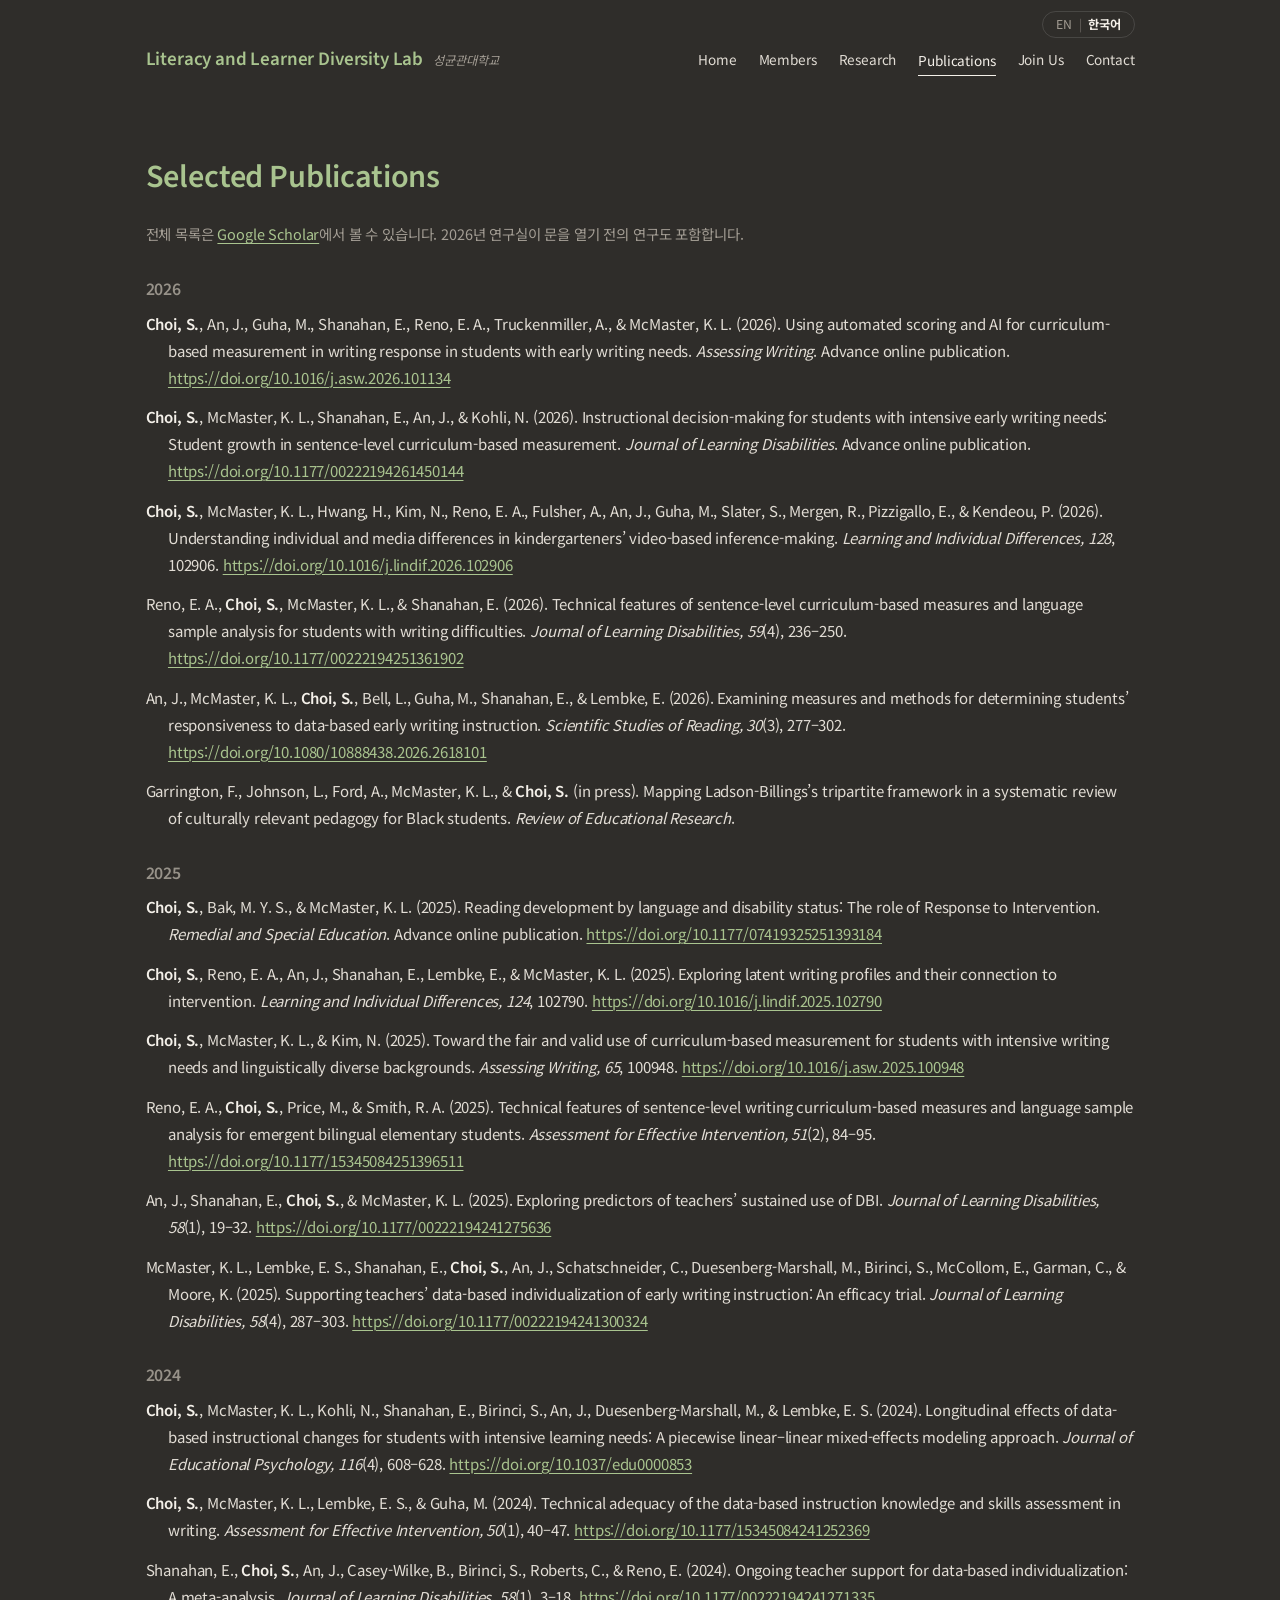
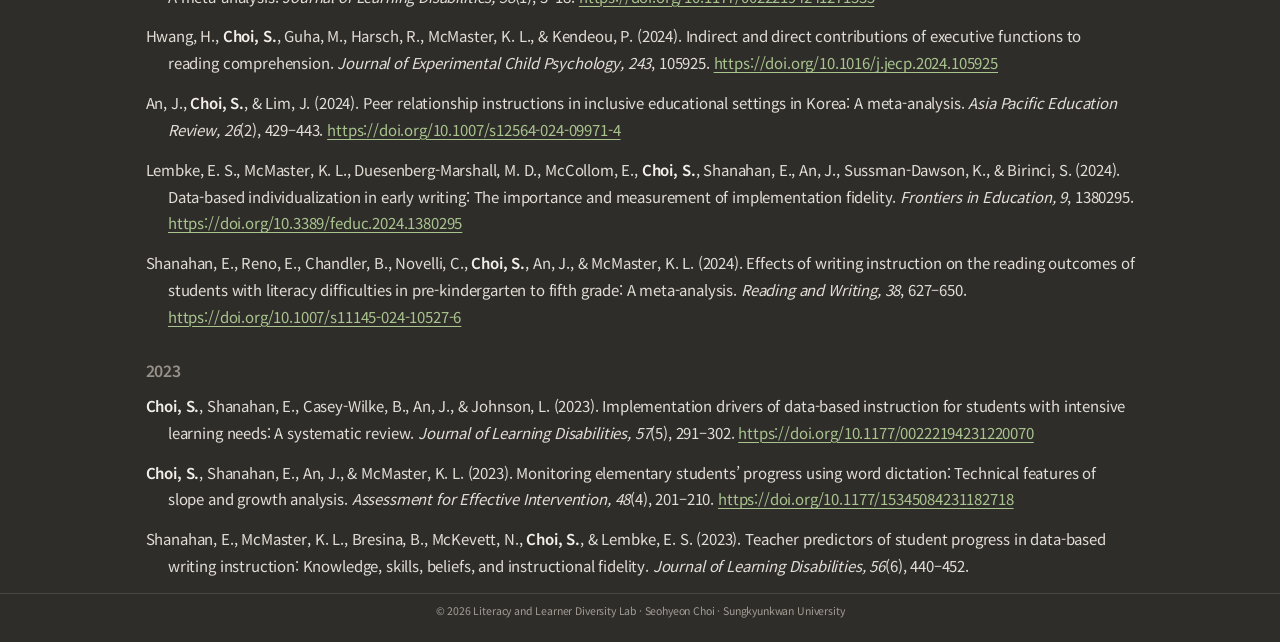
<file: ko/publications.html>
<!DOCTYPE html>
<html xmlns="http://www.w3.org/1999/xhtml" lang="ko" xml:lang="ko"><head>

<meta charset="utf-8">
<meta name="generator" content="quarto-1.11.9">

<meta name="viewport" content="width=device-width, initial-scale=1.0, user-scalable=yes">


<title>Selected Publications – Literacy and Learner Diversity Lab</title>
<style>
/* Default styles provided by pandoc.
** See https://pandoc.org/MANUAL.html#variables-for-html for config info.
*/
span.smallcaps{font-variant: small-caps;}
div.columns{display: flex; gap: 1.5em;}
div.column{flex: auto;}
@media screen {
div.columns{gap: min(4vw, 1.5em);}
div.column{overflow-x: auto;}
}
div.hanging-indent{margin-left: 1.5em; text-indent: -1.5em;}
ul.task-list{list-style: none;}
ul.task-list li input[type="checkbox"] {
  width: 0.8em;
  margin: 0 0.8em 0.2em -1em; /* quarto-specific, see https://github.com/quarto-dev/quarto-cli/issues/4556 */ 
  vertical-align: middle;
}
</style>


<script src="../site_libs/quarto-nav/quarto-nav.js"></script>
<link href="../images/favicon.svg" rel="icon" type="image/svg+xml">
<script src="../site_libs/clipboard/clipboard.min.js"></script>
<script src="../site_libs/quarto-html/quarto.js" type="module"></script>
<script src="../site_libs/quarto-html/tabsets/tabsets.js" type="module"></script>
<script src="../site_libs/quarto-html/scrollable-regions/scrollable-regions.js" type="module"></script>
<script src="../site_libs/quarto-html/popper.min.js"></script>
<script src="../site_libs/quarto-html/tippy.umd.min.js"></script>
<script src="../site_libs/quarto-html/anchor.min.js"></script>
<link href="../site_libs/quarto-html/tippy.css" rel="stylesheet">
<link href="../site_libs/quarto-html/quarto-syntax-highlighting-dark-447e42e69aaa9833c0ba1b986f430b20.css" rel="stylesheet" id="quarto-text-highlighting-styles">
<script src="../site_libs/bootstrap/bootstrap.min.js"></script>
<link href="../site_libs/bootstrap/bootstrap-icons.css" rel="stylesheet">
<link href="../site_libs/bootstrap/bootstrap-063b2987ceae9f975f3f290edf33b78f.min.css" rel="stylesheet" append-hash="true" id="quarto-bootstrap" data-mode="dark">
<script id="quarto-search-options" type="application/json">{
  "language": {
    "search-no-results-text": "일치 없음",
    "search-matching-documents-text": "일치된 문서",
    "search-copy-link-title": "검색 링크 복사",
    "search-hide-matches-text": "추가 검색 결과 숨기기",
    "search-more-match-text": "추가 검색결과",
    "search-more-matches-text": "추가 검색결과",
    "search-clear-button-title": "제거",
    "search-text-placeholder": "",
    "search-detached-cancel-button-title": "취소",
    "search-submit-button-title": "검색",
    "search-label": "검색"
  }
}</script>


</head>

<body class="quarto-light"><a id="quarto-skip-link" class="visually-hidden-focusable" href="#quarto-document-content">Skip to main content</a>

<div id="quarto-search-results"></div>
<!-- content -->
<div id="quarto-content" class="quarto-container page-columns page-rows-contents page-layout-full">
<!-- sidebar -->
<!-- margin-sidebar -->
    
<!-- main -->
<main class="content column-page" id="quarto-document-content" tabindex="-1">
<header id="lab-header">

  <div class="topline"><span class="lang-switch"><a class="lang-en">EN</a><span>|</span><a class="lang-ko">한국어</a></span></div>

  <div class="bar">

    <a class="brand" data-page="index.html">

      <span class="brand-main">Literacy and Learner Diversity Lab</span>

      <span class="brand-sub" data-en="Sungkyunkwan University" data-ko="성균관대학교"></span>

    </a>

    <nav class="lab-nav">

      <a data-page="index.html" data-en="Home" data-ko="Home"></a>

      <a data-page="people.html" data-en="Members" data-ko="Members"></a>

      <a data-page="research.html" data-en="Research" data-ko="Research"></a>

      <a data-page="publications.html" data-en="Publications" data-ko="Publications"></a>

      <a data-page="join.html" data-en="Join Us" data-ko="Join Us"></a>

      <a data-page="contact.html" data-en="Contact" data-ko="Contact"></a>

    </nav>

  </div>

</header>

<script>

(function () {

  var path = window.location.pathname;

  var isKo = /\/ko\/[^\/]*$/.test(path);

  var file = path.split("/").pop() || "index.html";

  var base = isKo ? path.replace(/ko\/[^\/]*$/, "") : path.replace(/[^\/]*$/, "");

  var lang = isKo ? "ko" : "en";

  var h = document.getElementById("lab-header");



  // 메뉴 바를 페이지 맨 위로 옮김

  var qc = document.getElementById("quarto-content");

  if (qc) qc.parentNode.insertBefore(h, qc);



  h.querySelectorAll("[data-page]").forEach(function (a) {

    var page = a.getAttribute("data-page");

    a.setAttribute("href", base + (isKo ? "ko/" : "") + page);

    if (a.parentElement.classList.contains("lab-nav") && page === file) a.classList.add("active");

  });

  h.querySelectorAll("[data-en]").forEach(function (el) { el.textContent = el.dataset[lang]; });



  var en = h.querySelector(".lang-en"), ko = h.querySelector(".lang-ko");

  en.setAttribute("href", base + file);

  ko.setAttribute("href", base + "ko/" + file);

  (isKo ? ko : en).classList.add("current");

  if (file === "index.html") document.body.classList.add("is-home");

})();

</script>


<header id="title-block-header" class="quarto-title-block default">
<div class="quarto-title">
<h1 class="title">Selected Publications</h1>
</div>



<div class="quarto-title-meta column-page">

    
  
    
  </div>
  


</header>


<p><span class="small-note">전체 목록은 <a href="https://scholar.google.com/citations?user=UFcXZi0AAAAJ&amp;hl=ko">Google Scholar</a>에서 볼 수 있습니다. 2026년 연구실이 문을 열기 전의 연구도 포함합니다.</span></p>
<!--
  선택 논문 목록 (영어·한국어 페이지가 이 파일 하나를 같이 씁니다)
  - 새 논문은 해당 연도 맨 위에 한 단락으로 추가하세요.
  - 제 이름은 **Choi, S.** 처럼 굵게 표시합니다.
-->
<div class="pubs">
<section id="section" class="level3">
<h3 class="anchored" data-anchor-id="section">2026</h3>
<p><strong>Choi, S.</strong>, An, J., Guha, M., Shanahan, E., Reno, E. A., Truckenmiller, A., &amp; McMaster, K. L. (2026). Using automated scoring and AI for curriculum-based measurement in writing response in students with early writing needs. <em>Assessing Writing</em>. Advance online publication. <a href="https://doi.org/10.1016/j.asw.2026.101134" class="uri">https://doi.org/10.1016/j.asw.2026.101134</a></p>
<p><strong>Choi, S.</strong>, McMaster, K. L., Shanahan, E., An, J., &amp; Kohli, N. (2026). Instructional decision-making for students with intensive early writing needs: Student growth in sentence-level curriculum-based measurement. <em>Journal of Learning Disabilities</em>. Advance online publication. <a href="https://doi.org/10.1177/00222194261450144" class="uri">https://doi.org/10.1177/00222194261450144</a></p>
<p><strong>Choi, S.</strong>, McMaster, K. L., Hwang, H., Kim, N., Reno, E. A., Fulsher, A., An, J., Guha, M., Slater, S., Mergen, R., Pizzigallo, E., &amp; Kendeou, P. (2026). Understanding individual and media differences in kindergarteners’ video-based inference-making. <em>Learning and Individual Differences, 128</em>, 102906. <a href="https://doi.org/10.1016/j.lindif.2026.102906" class="uri">https://doi.org/10.1016/j.lindif.2026.102906</a></p>
<p>Reno, E. A., <strong>Choi, S.</strong>, McMaster, K. L., &amp; Shanahan, E. (2026). Technical features of sentence-level curriculum-based measures and language sample analysis for students with writing difficulties. <em>Journal of Learning Disabilities, 59</em>(4), 236–250. <a href="https://doi.org/10.1177/00222194251361902" class="uri">https://doi.org/10.1177/00222194251361902</a></p>
<p>An, J., McMaster, K. L., <strong>Choi, S.</strong>, Bell, L., Guha, M., Shanahan, E., &amp; Lembke, E. (2026). Examining measures and methods for determining students’ responsiveness to data-based early writing instruction. <em>Scientific Studies of Reading, 30</em>(3), 277–302. <a href="https://doi.org/10.1080/10888438.2026.2618101" class="uri">https://doi.org/10.1080/10888438.2026.2618101</a></p>
<p>Garrington, F., Johnson, L., Ford, A., McMaster, K. L., &amp; <strong>Choi, S.</strong> (in press). Mapping Ladson-Billings’s tripartite framework in a systematic review of culturally relevant pedagogy for Black students. <em>Review of Educational Research</em>.</p>
</section>
<section id="section-1" class="level3">
<h3 class="anchored" data-anchor-id="section-1">2025</h3>
<p><strong>Choi, S.</strong>, Bak, M. Y. S., &amp; McMaster, K. L. (2025). Reading development by language and disability status: The role of Response to Intervention. <em>Remedial and Special Education</em>. Advance online publication. <a href="https://doi.org/10.1177/07419325251393184" class="uri">https://doi.org/10.1177/07419325251393184</a></p>
<p><strong>Choi, S.</strong>, Reno, E. A., An, J., Shanahan, E., Lembke, E., &amp; McMaster, K. L. (2025). Exploring latent writing profiles and their connection to intervention. <em>Learning and Individual Differences, 124</em>, 102790. <a href="https://doi.org/10.1016/j.lindif.2025.102790" class="uri">https://doi.org/10.1016/j.lindif.2025.102790</a></p>
<p><strong>Choi, S.</strong>, McMaster, K. L., &amp; Kim, N. (2025). Toward the fair and valid use of curriculum-based measurement for students with intensive writing needs and linguistically diverse backgrounds. <em>Assessing Writing, 65</em>, 100948. <a href="https://doi.org/10.1016/j.asw.2025.100948" class="uri">https://doi.org/10.1016/j.asw.2025.100948</a></p>
<p>Reno, E. A., <strong>Choi, S.</strong>, Price, M., &amp; Smith, R. A. (2025). Technical features of sentence-level writing curriculum-based measures and language sample analysis for emergent bilingual elementary students. <em>Assessment for Effective Intervention, 51</em>(2), 84–95. <a href="https://doi.org/10.1177/15345084251396511" class="uri">https://doi.org/10.1177/15345084251396511</a></p>
<p>An, J., Shanahan, E., <strong>Choi, S.</strong>, &amp; McMaster, K. L. (2025). Exploring predictors of teachers’ sustained use of DBI. <em>Journal of Learning Disabilities, 58</em>(1), 19–32. <a href="https://doi.org/10.1177/00222194241275636" class="uri">https://doi.org/10.1177/00222194241275636</a></p>
<p>McMaster, K. L., Lembke, E. S., Shanahan, E., <strong>Choi, S.</strong>, An, J., Schatschneider, C., Duesenberg-Marshall, M., Birinci, S., McCollom, E., Garman, C., &amp; Moore, K. (2025). Supporting teachers’ data-based individualization of early writing instruction: An efficacy trial. <em>Journal of Learning Disabilities, 58</em>(4), 287–303. <a href="https://doi.org/10.1177/00222194241300324" class="uri">https://doi.org/10.1177/00222194241300324</a></p>
</section>
<section id="section-2" class="level3">
<h3 class="anchored" data-anchor-id="section-2">2024</h3>
<p><strong>Choi, S.</strong>, McMaster, K. L., Kohli, N., Shanahan, E., Birinci, S., An, J., Duesenberg-Marshall, M., &amp; Lembke, E. S. (2024). Longitudinal effects of data-based instructional changes for students with intensive learning needs: A piecewise linear–linear mixed-effects modeling approach. <em>Journal of Educational Psychology, 116</em>(4), 608–628. <a href="https://doi.org/10.1037/edu0000853" class="uri">https://doi.org/10.1037/edu0000853</a></p>
<p><strong>Choi, S.</strong>, McMaster, K. L., Lembke, E. S., &amp; Guha, M. (2024). Technical adequacy of the data-based instruction knowledge and skills assessment in writing. <em>Assessment for Effective Intervention, 50</em>(1), 40–47. <a href="https://doi.org/10.1177/15345084241252369" class="uri">https://doi.org/10.1177/15345084241252369</a></p>
<p>Shanahan, E., <strong>Choi, S.</strong>, An, J., Casey-Wilke, B., Birinci, S., Roberts, C., &amp; Reno, E. (2024). Ongoing teacher support for data-based individualization: A meta-analysis. <em>Journal of Learning Disabilities, 58</em>(1), 3–18. <a href="https://doi.org/10.1177/00222194241271335" class="uri">https://doi.org/10.1177/00222194241271335</a></p>
<p>Hwang, H., <strong>Choi, S.</strong>, Guha, M., Harsch, R., McMaster, K. L., &amp; Kendeou, P. (2024). Indirect and direct contributions of executive functions to reading comprehension. <em>Journal of Experimental Child Psychology, 243</em>, 105925. <a href="https://doi.org/10.1016/j.jecp.2024.105925" class="uri">https://doi.org/10.1016/j.jecp.2024.105925</a></p>
<p>An, J., <strong>Choi, S.</strong>, &amp; Lim, J. (2024). Peer relationship instructions in inclusive educational settings in Korea: A meta-analysis. <em>Asia Pacific Education Review, 26</em>(2), 429–443. <a href="https://doi.org/10.1007/s12564-024-09971-4" class="uri">https://doi.org/10.1007/s12564-024-09971-4</a></p>
<p>Lembke, E. S., McMaster, K. L., Duesenberg-Marshall, M. D., McCollom, E., <strong>Choi, S.</strong>, Shanahan, E., An, J., Sussman-Dawson, K., &amp; Birinci, S. (2024). Data-based individualization in early writing: The importance and measurement of implementation fidelity. <em>Frontiers in Education, 9</em>, 1380295. <a href="https://doi.org/10.3389/feduc.2024.1380295" class="uri">https://doi.org/10.3389/feduc.2024.1380295</a></p>
<p>Shanahan, E., Reno, E., Chandler, B., Novelli, C., <strong>Choi, S.</strong>, An, J., &amp; McMaster, K. L. (2024). Effects of writing instruction on the reading outcomes of students with literacy difficulties in pre-kindergarten to fifth grade: A meta-analysis. <em>Reading and Writing, 38</em>, 627–650. <a href="https://doi.org/10.1007/s11145-024-10527-6" class="uri">https://doi.org/10.1007/s11145-024-10527-6</a></p>
</section>
<section id="section-3" class="level3">
<h3 class="anchored" data-anchor-id="section-3">2023</h3>
<p><strong>Choi, S.</strong>, Shanahan, E., Casey-Wilke, B., An, J., &amp; Johnson, L. (2023). Implementation drivers of data-based instruction for students with intensive learning needs: A systematic review. <em>Journal of Learning Disabilities, 57</em>(5), 291–302. <a href="https://doi.org/10.1177/00222194231220070" class="uri">https://doi.org/10.1177/00222194231220070</a></p>
<p><strong>Choi, S.</strong>, Shanahan, E., An, J., &amp; McMaster, K. L. (2023). Monitoring elementary students’ progress using word dictation: Technical features of slope and growth analysis. <em>Assessment for Effective Intervention, 48</em>(4), 201–210. <a href="https://doi.org/10.1177/15345084231182718" class="uri">https://doi.org/10.1177/15345084231182718</a></p>
<!-- TODO: 아래 논문의 DOI가 CV에서 한 자리 빠진 것 같습니다. 확인 후 링크를 추가하세요. -->
<p>Shanahan, E., McMaster, K. L., Bresina, B., McKevett, N., <strong>Choi, S.</strong>, &amp; Lembke, E. S. (2023). Teacher predictors of student progress in data-based writing instruction: Knowledge, skills, beliefs, and instructional fidelity. <em>Journal of Learning Disabilities, 56</em>(6), 440–452.</p>
</section>
</div>



</main> <!-- /main -->
<script id="quarto-html-after-body" type="application/javascript">
  window.document.addEventListener("DOMContentLoaded", function (event) {
    const icon = "";
    const anchorJS = new window.AnchorJS();
    anchorJS.options = {
      placement: 'right',
      icon: icon
    };
    anchorJS.add('.anchored');
    const isCodeAnnotation = (el) => {
      for (const clz of el.classList) {
        if (clz.startsWith('code-annotation-')) {                     
          return true;
        }
      }
      return false;
    }
    const onCopySuccess = function(e) {
      // button target
      const button = e.trigger;
      // don't keep focus
      button.blur();
      // flash "checked"
      button.classList.add('code-copy-button-checked');
      var currentTitle = button.getAttribute("title");
      button.setAttribute("title", "복사완료!");
      let tooltip;
      if (window.bootstrap) {
        button.setAttribute("data-bs-toggle", "tooltip");
        button.setAttribute("data-bs-placement", "left");
        button.setAttribute("data-bs-title", "복사완료!");
        tooltip = new bootstrap.Tooltip(button, 
          { trigger: "manual", 
            customClass: "code-copy-button-tooltip",
            offset: [0, -8]});
        tooltip.show();    
      }
      setTimeout(function() {
        if (tooltip) {
          tooltip.hide();
          button.removeAttribute("data-bs-title");
          button.removeAttribute("data-bs-toggle");
          button.removeAttribute("data-bs-placement");
        }
        button.setAttribute("title", currentTitle);
        button.classList.remove('code-copy-button-checked');
      }, 1000);
      // clear code selection
      e.clearSelection();
    }
    const getTextToCopy = function(trigger) {
      const outerScaffold = trigger.parentElement.cloneNode(true);
      const codeEl = outerScaffold.querySelector('code');
      for (const childEl of codeEl.children) {
        if (isCodeAnnotation(childEl)) {
          childEl.remove();
        }
      }
      return codeEl.innerText;
    }
    const clipboard = new window.ClipboardJS('.code-copy-button:not([data-in-quarto-modal])', {
      text: getTextToCopy
    });
    clipboard.on('success', onCopySuccess);
    if (window.document.getElementById('quarto-embedded-source-code-modal')) {
      const clipboardModal = new window.ClipboardJS('.code-copy-button[data-in-quarto-modal]', {
        text: getTextToCopy,
        container: window.document.getElementById('quarto-embedded-source-code-modal')
      });
      clipboardModal.on('success', onCopySuccess);
    }
      var localhostRegex = new RegExp(/^(?:http|https):\/\/localhost\:?[0-9]*\//);
      var mailtoRegex = new RegExp(/^mailto:/);
        var filterRegex = new RegExp("https:\/\/seohyeon-choi\.github\.io\/");
      var isInternal = (href) => {
          return filterRegex.test(href) || localhostRegex.test(href) || mailtoRegex.test(href);
      }
      // Inspect non-navigation links and adorn them if external
      window.quartoDecorateExternalLinks = function (root) {
     var links = (root || window.document).querySelectorAll('a[href]:not(.nav-link):not(.navbar-brand):not(.toc-action):not(.sidebar-link):not(.sidebar-item-toggle):not(.pagination-link):not(.no-external):not([aria-hidden]):not(.dropdown-item):not(.quarto-navigation-tool):not(.about-link)');
      for (var i=0; i<links.length; i++) {
        const link = links[i];
        if (!isInternal(link.href)) {
          // undo the damage that might have been done by quarto-nav.js in the case of
          // links that we want to consider external
          if (link.dataset.originalHref !== undefined) {
            link.href = link.dataset.originalHref;
          }
          if (!link.classList.contains('no-external-icon')) {
          }
        }
      }
      };
      window.quartoDecorateExternalLinks(window.document);
    // Esc closes the popup (WCAG 1.4.13) and focus leaving both trigger and
    // popup closes it (WCAG 2.4.11); tippy handles neither for interactive popups.
    const hideOnEscAndFocusOut = {
      name: 'hideOnEscAndFocusOut',
      defaultValue: true,
      fn(instance) {
        const dismiss = () => {
          // A show scheduled by the trigger delay would otherwise reopen it
          instance.clearDelayTimeouts();
          instance.hide();
        };
        const onKeyDown = (event) => {
          if (event.key !== 'Escape') {
            return;
          }
          // Keep Esc from also reaching page handlers (e.g. reveal.js overview),
          // except an open reveal.js slide menu, which Esc should close too.
          // The menu handles keys only when its keyboard option is on.
          const menuHandlesEsc = window.Reveal?.getPlugin?.('menu')?.isOpen() &&
            window.Reveal.getConfig().menu?.keyboard !== false;
          if (!menuHandlesEsc) {
            event.stopPropagation();
          }
          if (instance.popper.contains(window.document.activeElement)) {
            // Disabled while refocusing so the focus trigger does not reopen it
            instance.disable();
            instance.reference.focus();
            instance.enable();
          }
          dismiss();
        };
        const onFocusOut = (event) => {
          const target = event.relatedTarget;
          if (target && !instance.reference.contains(target) &&
              !instance.popper.contains(target)) {
            dismiss();
          }
        };
        // On the trigger too: a click trigger (code-annotations: select) has no
        // blur handling. Attached for the instance's lifetime so leaving the
        // trigger also cancels a show still pending on the trigger delay.
        instance.reference.addEventListener('focusout', onFocusOut);
        return {
          onShow() {
            window.document.addEventListener('keydown', onKeyDown, true);
            instance.popper.addEventListener('focusout', onFocusOut);
          },
          onHide() {
            window.document.removeEventListener('keydown', onKeyDown, true);
            instance.popper.removeEventListener('focusout', onFocusOut);
          },
          onDestroy() {
            instance.reference.removeEventListener('focusout', onFocusOut);
          },
        };
      },
    };
    function tippyHover(el, contentFn, onTriggerFn, onUntriggerFn) {
      const config = {
        allowHTML: true,
        maxWidth: 500,
        delay: 100,
        arrow: false,
        appendTo: function(el) {
            return el.parentElement;
        },
        interactive: true,
        interactiveBorder: 10,
        theme: 'quarto',
        placement: 'bottom-start',
        plugins: [hideOnEscAndFocusOut],
      };
      if (contentFn) {
        config.content = contentFn;
      }
      if (onTriggerFn) {
        config.onTrigger = onTriggerFn;
      }
      if (onUntriggerFn) {
        config.onUntrigger = onUntriggerFn;
      }
      window.tippy(el, config); 
    }
    const noterefs = window.document.querySelectorAll('a[role="doc-noteref"]');
    for (var i=0; i<noterefs.length; i++) {
      const ref = noterefs[i];
      tippyHover(ref, function() {
        // use id or data attribute instead here
        let href = ref.getAttribute('data-footnote-href') || ref.getAttribute('href');
        try { href = new URL(href).hash; } catch {}
        const id = href.replace(/^#\/?/, "");
        const note = window.document.getElementById(id);
        if (note) {
          return note.innerHTML;
        } else {
          return "";
        }
      });
    }
    const xrefs = window.document.querySelectorAll('a.quarto-xref');
    const processXRef = (id, note) => {
      // Strip column container classes
      const stripColumnClz = (el) => {
        el.classList.remove("page-full", "page-columns");
        if (el.children) {
          for (const child of el.children) {
            stripColumnClz(child);
          }
        }
      }
      stripColumnClz(note)
      if (id === null || id.startsWith('sec-')) {
        // Special case sections, only their first couple elements
        const container = document.createElement("div");
        if (note.children && note.children.length > 2) {
          container.appendChild(note.children[0].cloneNode(true));
          for (let i = 1; i < note.children.length; i++) {
            const child = note.children[i];
            if (child.tagName === "P" && child.innerText === "") {
              continue;
            } else {
              container.appendChild(child.cloneNode(true));
              break;
            }
          }
          if (window.Quarto?.typesetMath) {
            window.Quarto.typesetMath(container);
          }
          return container.innerHTML
        } else {
          if (window.Quarto?.typesetMath) {
            window.Quarto.typesetMath(note);
          }
          return note.innerHTML;
        }
      } else {
        // Remove any anchor links if they are present
        const anchorLink = note.querySelector('a.anchorjs-link');
        if (anchorLink) {
          anchorLink.remove();
        }
        if (window.Quarto?.typesetMath) {
          window.Quarto.typesetMath(note);
        }
        if (note.classList.contains("callout")) {
          return note.outerHTML;
        } else {
          return note.innerHTML;
        }
      }
    }
    for (var i=0; i<xrefs.length; i++) {
      const xref = xrefs[i];
      tippyHover(xref, undefined, function(instance) {
        instance.disable();
        let url = xref.getAttribute('href');
        let hash = undefined; 
        if (url.startsWith('#')) {
          hash = url;
        } else {
          try { hash = new URL(url).hash; } catch {}
        }
        if (hash) {
          const id = hash.replace(/^#\/?/, "");
          const note = window.document.getElementById(id);
          if (note !== null) {
            try {
              const html = processXRef(id, note.cloneNode(true));
              instance.setContent(html);
            } finally {
              instance.enable();
              instance.show();
            }
          } else {
            // See if we can fetch this
            fetch(url.split('#')[0])
            .then(res => res.text())
            .then(html => {
              const parser = new DOMParser();
              const htmlDoc = parser.parseFromString(html, "text/html");
              const note = htmlDoc.getElementById(id);
              if (note !== null) {
                const html = processXRef(id, note);
                instance.setContent(html);
              } 
            }).finally(() => {
              instance.enable();
              instance.show();
            });
          }
        } else {
          // See if we can fetch a full url (with no hash to target)
          // This is a special case and we should probably do some content thinning / targeting
          fetch(url)
          .then(res => res.text())
          .then(html => {
            const parser = new DOMParser();
            const htmlDoc = parser.parseFromString(html, "text/html");
            const note = htmlDoc.querySelector('main.content');
            if (note !== null) {
              // This should only happen for chapter cross references
              // (since there is no id in the URL)
              // remove the first header
              if (note.children.length > 0 && note.children[0].tagName === "HEADER") {
                note.children[0].remove();
              }
              const html = processXRef(null, note);
              instance.setContent(html);
            } 
          }).finally(() => {
            instance.enable();
            instance.show();
          });
        }
      }, function(instance) {
      });
    }
        let selectedAnnoteEl;
        const selectorForAnnotation = ( cell, annotation) => {
          let cellAttr = 'data-code-cell="' + cell + '"';
          let lineAttr = 'data-code-annotation="' +  annotation + '"';
          const selector = 'span[' + cellAttr + '][' + lineAttr + ']';
          return selector;
        }
        const selectCodeLines = (annoteEl) => {
          const doc = window.document;
          const targetCell = annoteEl.getAttribute("data-target-cell");
          const targetAnnotation = annoteEl.getAttribute("data-target-annotation");
          const annoteSpan = window.document.querySelector(selectorForAnnotation(targetCell, targetAnnotation));
          const lines = annoteSpan.getAttribute("data-code-lines").split(",");
          const lineIds = lines.map((line) => {
            return targetCell + "-" + line;
          })
          // Each band is positioned against its own containing block, which is
          // not the offsetParent of the lines, so place it from client rects.
          const placeBand = (band, firstEl, lastEl, codeBlock) => {
            const container = band.offsetParent;
            if (container === null) {
              return;
            }
            const containerRect = container.getBoundingClientRect();
            // Reveal.js scales slides with a transform, so convert client
            // pixels back to the CSS pixels of the container.
            const scale = containerRect.height / container.offsetHeight || 1;
            const firstRect = firstEl.getBoundingClientRect();
            const lastRect = lastEl.getBoundingClientRect();
            const top = (firstRect.top - containerRect.top) / scale - container.clientTop + container.scrollTop;
            const height = (lastRect.bottom - firstRect.top) / scale;
            band.style.top = top - 2 + "px";
            band.style.height = height + 4 + "px";
            if (codeBlock) {
              // Without the copy button wrapper, the containing block is wider
              // than the code block, so span the code block explicitly.
              const blockRect = codeBlock.getBoundingClientRect();
              band.style.left = (blockRect.left - containerRect.left) / scale - container.clientLeft + container.scrollLeft + "px";
              band.style.width = blockRect.width / scale + "px";
            }
          };
          if (lineIds.length > 0) {
            const el = window.document.getElementById(lineIds[0]);
            const lastEl = window.document.getElementById(lineIds[lineIds.length - 1]);
            const parent = el.parentElement.parentElement;
            // cook up a div (if necessary) and position it
            let div = window.document.getElementById("code-annotation-line-highlight");
            if (div === null) {
              div = window.document.createElement("div");
              div.setAttribute("id", "code-annotation-line-highlight");
              div.style.position = 'absolute';
              parent.appendChild(div);
            }
            placeBand(div, el, lastEl, parent.closest("div.sourceCode") || parent);
            let gutterDiv = window.document.getElementById("code-annotation-line-highlight-gutter");
            if (gutterDiv === null) {
              gutterDiv = window.document.createElement("div");
              gutterDiv.setAttribute("id", "code-annotation-line-highlight-gutter");
              gutterDiv.style.position = 'absolute';
              const codeCell = window.document.getElementById(targetCell);
              const gutter = codeCell.querySelector('.code-annotation-gutter');
              gutter.appendChild(gutterDiv);
            }
            placeBand(gutterDiv, el, lastEl);
            selectedAnnoteEl = annoteEl;
          }
        };
        const unselectCodeLines = () => {
          const elementsIds = ["code-annotation-line-highlight", "code-annotation-line-highlight-gutter"];
          elementsIds.forEach((elId) => {
            const div = window.document.getElementById(elId);
            if (div) {
              div.remove();
            }
          });
          selectedAnnoteEl = undefined;
        };
          // Handle positioning of the toggle
      window.addEventListener(
        "resize",
        throttle(() => {
          elRect = undefined;
          if (selectedAnnoteEl) {
            selectCodeLines(selectedAnnoteEl);
          }
        }, 10)
      );
      function throttle(fn, ms) {
      let throttle = false;
      let timer;
        return (...args) => {
          if(!throttle) { // first call gets through
              fn.apply(this, args);
              throttle = true;
          } else { // all the others get throttled
              if(timer) clearTimeout(timer); // cancel #2
              timer = setTimeout(() => {
                fn.apply(this, args);
                timer = throttle = false;
              }, ms);
          }
        };
      }
        // Attach click handler to the DT
        const annoteDls = window.document.querySelectorAll('dt[data-target-cell]');
        for (const annoteDlNode of annoteDls) {
          annoteDlNode.addEventListener('click', (event) => {
            const clickedEl = event.target;
            if (clickedEl !== selectedAnnoteEl) {
              unselectCodeLines();
              const activeEl = window.document.querySelector('dt[data-target-cell].code-annotation-active');
              if (activeEl) {
                activeEl.classList.remove('code-annotation-active');
              }
              selectCodeLines(clickedEl);
              clickedEl.classList.add('code-annotation-active');
            } else {
              // Unselect the line
              unselectCodeLines();
              clickedEl.classList.remove('code-annotation-active');
            }
          });
        }
    const findCites = (el) => {
      const parentEl = el.parentElement;
      if (parentEl) {
        const cites = parentEl.dataset.cites;
        if (cites) {
          return {
            el,
            cites: cites.split(' ')
          };
        } else {
          return findCites(el.parentElement)
        }
      } else {
        return undefined;
      }
    };
    var bibliorefs = window.document.querySelectorAll('a[role="doc-biblioref"]');
    for (var i=0; i<bibliorefs.length; i++) {
      const ref = bibliorefs[i];
      const citeInfo = findCites(ref);
      if (citeInfo) {
        tippyHover(citeInfo.el, function() {
          var popup = window.document.createElement('div');
          citeInfo.cites.forEach(function(cite) {
            var citeDiv = window.document.createElement('div');
            citeDiv.classList.add('hanging-indent');
            citeDiv.classList.add('csl-entry');
            var biblioDiv = window.document.getElementById('ref-' + cite);
            if (biblioDiv) {
              citeDiv.innerHTML = biblioDiv.innerHTML;
            }
            popup.appendChild(citeDiv);
          });
          return popup.innerHTML;
        });
      }
    }
  });
  </script>
  <script type="application/javascript">
  window.quartoScrollableRegionsLabels = {"code":"스크롤 가능한 코드","output":"스크롤 가능한 출력"};
  </script>
</div> <!-- /content -->
<footer class="footer">
  <div class="nav-footer">
    <div class="nav-footer-left">
      &nbsp;
    </div>   
    <div class="nav-footer-center">
<p>© 2026 Literacy and Learner Diversity Lab · Seohyeon Choi · Sungkyunkwan University</p>
</div>
    <div class="nav-footer-right">
      &nbsp;
    </div>
  </div>
</footer>




</body></html>
</file>
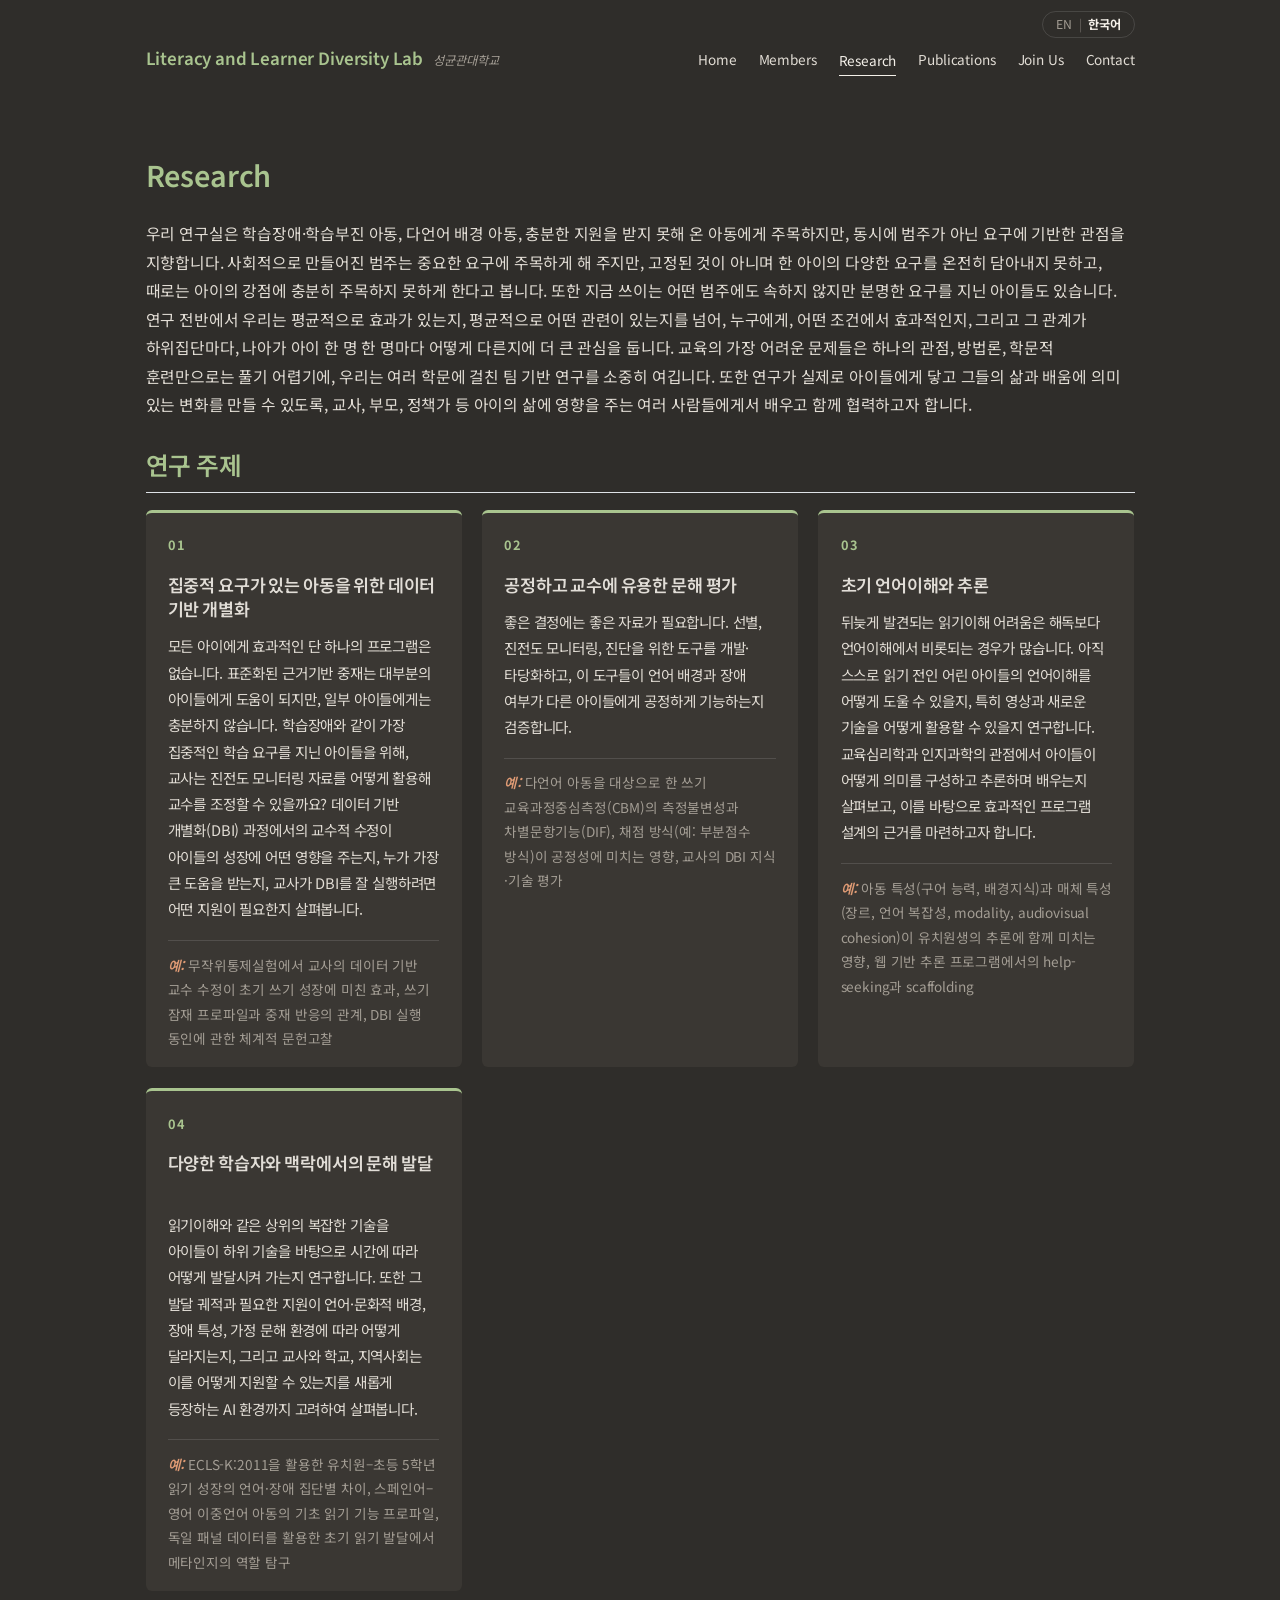
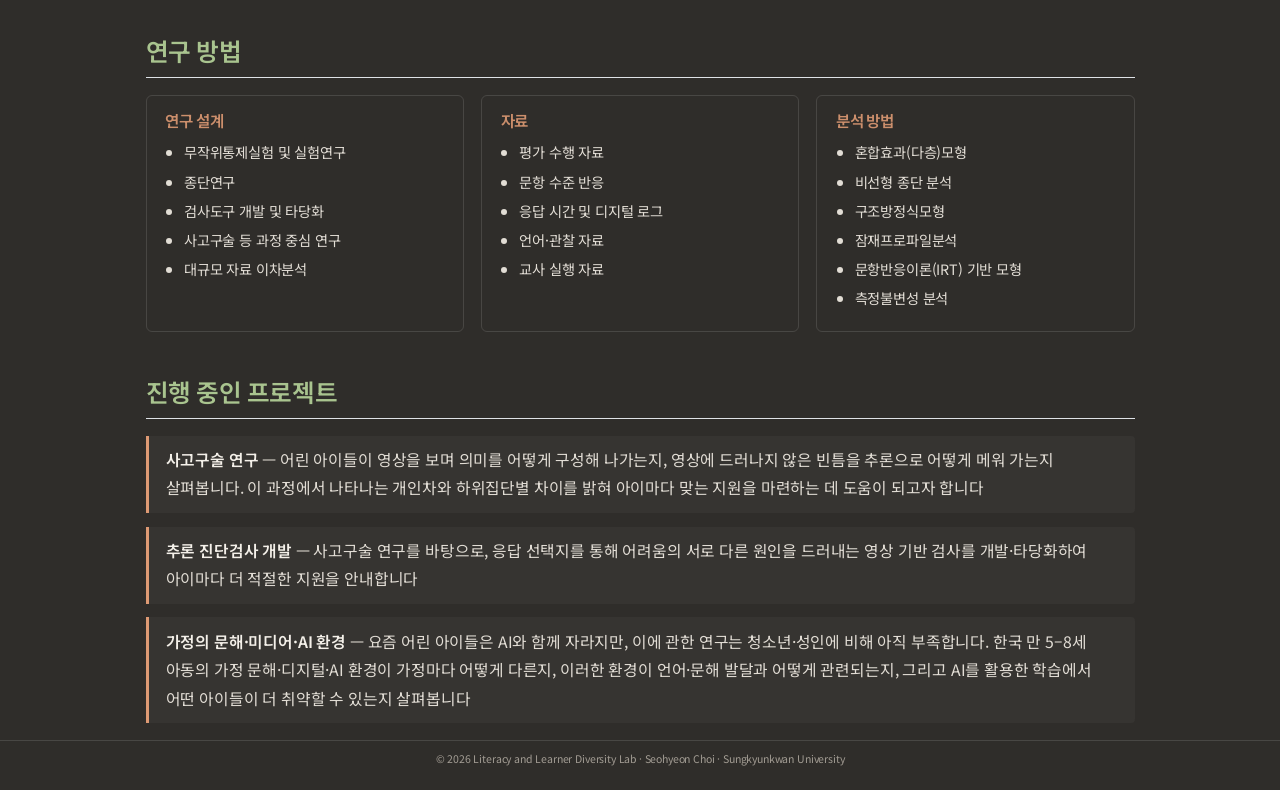
<file: ko/research.html>
<!DOCTYPE html>
<html xmlns="http://www.w3.org/1999/xhtml" lang="ko" xml:lang="ko"><head>

<meta charset="utf-8">
<meta name="generator" content="quarto-1.11.9">

<meta name="viewport" content="width=device-width, initial-scale=1.0, user-scalable=yes">


<title>Research – Literacy and Learner Diversity Lab</title>
<style>
/* Default styles provided by pandoc.
** See https://pandoc.org/MANUAL.html#variables-for-html for config info.
*/
span.smallcaps{font-variant: small-caps;}
div.columns{display: flex; gap: 1.5em;}
div.column{flex: auto;}
@media screen {
div.columns{gap: min(4vw, 1.5em);}
div.column{overflow-x: auto;}
}
div.hanging-indent{margin-left: 1.5em; text-indent: -1.5em;}
ul.task-list{list-style: none;}
ul.task-list li input[type="checkbox"] {
  width: 0.8em;
  margin: 0 0.8em 0.2em -1em; /* quarto-specific, see https://github.com/quarto-dev/quarto-cli/issues/4556 */ 
  vertical-align: middle;
}
</style>


<script src="../site_libs/quarto-nav/quarto-nav.js"></script>
<link href="../images/favicon.svg" rel="icon" type="image/svg+xml">
<script src="../site_libs/clipboard/clipboard.min.js"></script>
<script src="../site_libs/quarto-html/quarto.js" type="module"></script>
<script src="../site_libs/quarto-html/tabsets/tabsets.js" type="module"></script>
<script src="../site_libs/quarto-html/scrollable-regions/scrollable-regions.js" type="module"></script>
<script src="../site_libs/quarto-html/popper.min.js"></script>
<script src="../site_libs/quarto-html/tippy.umd.min.js"></script>
<script src="../site_libs/quarto-html/anchor.min.js"></script>
<link href="../site_libs/quarto-html/tippy.css" rel="stylesheet">
<link href="../site_libs/quarto-html/quarto-syntax-highlighting-dark-447e42e69aaa9833c0ba1b986f430b20.css" rel="stylesheet" id="quarto-text-highlighting-styles">
<script src="../site_libs/bootstrap/bootstrap.min.js"></script>
<link href="../site_libs/bootstrap/bootstrap-icons.css" rel="stylesheet">
<link href="../site_libs/bootstrap/bootstrap-063b2987ceae9f975f3f290edf33b78f.min.css" rel="stylesheet" append-hash="true" id="quarto-bootstrap" data-mode="dark">
<script id="quarto-search-options" type="application/json">{
  "language": {
    "search-no-results-text": "일치 없음",
    "search-matching-documents-text": "일치된 문서",
    "search-copy-link-title": "검색 링크 복사",
    "search-hide-matches-text": "추가 검색 결과 숨기기",
    "search-more-match-text": "추가 검색결과",
    "search-more-matches-text": "추가 검색결과",
    "search-clear-button-title": "제거",
    "search-text-placeholder": "",
    "search-detached-cancel-button-title": "취소",
    "search-submit-button-title": "검색",
    "search-label": "검색"
  }
}</script>


</head>

<body class="quarto-light"><a id="quarto-skip-link" class="visually-hidden-focusable" href="#quarto-document-content">Skip to main content</a>

<div id="quarto-search-results"></div>
<!-- content -->
<div id="quarto-content" class="quarto-container page-columns page-rows-contents page-layout-full">
<!-- sidebar -->
<!-- margin-sidebar -->
    
<!-- main -->
<main class="content column-page" id="quarto-document-content" tabindex="-1">
<header id="lab-header">

  <div class="topline"><span class="lang-switch"><a class="lang-en">EN</a><span>|</span><a class="lang-ko">한국어</a></span></div>

  <div class="bar">

    <a class="brand" data-page="index.html">

      <span class="brand-main">Literacy and Learner Diversity Lab</span>

      <span class="brand-sub" data-en="Sungkyunkwan University" data-ko="성균관대학교"></span>

    </a>

    <nav class="lab-nav">

      <a data-page="index.html" data-en="Home" data-ko="Home"></a>

      <a data-page="people.html" data-en="Members" data-ko="Members"></a>

      <a data-page="research.html" data-en="Research" data-ko="Research"></a>

      <a data-page="publications.html" data-en="Publications" data-ko="Publications"></a>

      <a data-page="join.html" data-en="Join Us" data-ko="Join Us"></a>

      <a data-page="contact.html" data-en="Contact" data-ko="Contact"></a>

    </nav>

  </div>

</header>

<script>

(function () {

  var path = window.location.pathname;

  var isKo = /\/ko\/[^\/]*$/.test(path);

  var file = path.split("/").pop() || "index.html";

  var base = isKo ? path.replace(/ko\/[^\/]*$/, "") : path.replace(/[^\/]*$/, "");

  var lang = isKo ? "ko" : "en";

  var h = document.getElementById("lab-header");



  // 메뉴 바를 페이지 맨 위로 옮김

  var qc = document.getElementById("quarto-content");

  if (qc) qc.parentNode.insertBefore(h, qc);



  h.querySelectorAll("[data-page]").forEach(function (a) {

    var page = a.getAttribute("data-page");

    a.setAttribute("href", base + (isKo ? "ko/" : "") + page);

    if (a.parentElement.classList.contains("lab-nav") && page === file) a.classList.add("active");

  });

  h.querySelectorAll("[data-en]").forEach(function (el) { el.textContent = el.dataset[lang]; });



  var en = h.querySelector(".lang-en"), ko = h.querySelector(".lang-ko");

  en.setAttribute("href", base + file);

  ko.setAttribute("href", base + "ko/" + file);

  (isKo ? ko : en).classList.add("current");

  if (file === "index.html") document.body.classList.add("is-home");

})();

</script>


<header id="title-block-header" class="quarto-title-block default">
<div class="quarto-title">
<h1 class="title">Research</h1>
</div>



<div class="quarto-title-meta column-page">

    
  
    
  </div>
  


</header>


<p>우리 연구실은 학습장애·학습부진 아동, 다언어 배경 아동, 충분한 지원을 받지 못해 온 아동에게 주목하지만, 동시에 범주가 아닌 요구에 기반한 관점을 지향합니다. 사회적으로 만들어진 범주는 중요한 요구에 주목하게 해 주지만, 고정된 것이 아니며 한 아이의 다양한 요구를 온전히 담아내지 못하고, 때로는 아이의 강점에 충분히 주목하지 못하게 한다고 봅니다. 또한 지금 쓰이는 어떤 범주에도 속하지 않지만 분명한 요구를 지닌 아이들도 있습니다. 연구 전반에서 우리는 평균적으로 효과가 있는지, 평균적으로 어떤 관련이 있는지를 넘어, 누구에게, 어떤 조건에서 효과적인지, 그리고 그 관계가 하위집단마다, 나아가 아이 한 명 한 명마다 어떻게 다른지에 더 큰 관심을 둡니다. 교육의 가장 어려운 문제들은 하나의 관점, 방법론, 학문적 훈련만으로는 풀기 어렵기에, 우리는 여러 학문에 걸친 팀 기반 연구를 소중히 여깁니다. 또한 연구가 실제로 아이들에게 닿고 그들의 삶과 배움에 의미 있는 변화를 만들 수 있도록, 교사, 부모, 정책가 등 아이의 삶에 영향을 주는 여러 사람들에게서 배우고 함께 협력하고자 합니다.</p>
<section id="연구-주제" class="level2">
<h2 class="anchored" data-anchor-id="연구-주제">연구 주제</h2>
<div class="theme-grid">
<div class="theme-card">
<p><span class="theme-num">01</span></p>
<section id="집중적-요구가-있는-아동을-위한-데이터-기반-개별화" class="level4">
<h4 class="anchored" data-anchor-id="집중적-요구가-있는-아동을-위한-데이터-기반-개별화">집중적 요구가 있는 아동을 위한 데이터 기반 개별화</h4>
<p>모든 아이에게 효과적인 단 하나의 프로그램은 없습니다. 표준화된 근거기반 중재는 대부분의 아이들에게 도움이 되지만, 일부 아이들에게는 충분하지 않습니다. 학습장애와 같이 가장 집중적인 학습 요구를 지닌 아이들을 위해, 교사는 진전도 모니터링 자료를 어떻게 활용해 교수를 조정할 수 있을까요? 데이터 기반 개별화(DBI) 과정에서의 교수적 수정이 아이들의 성장에 어떤 영향을 주는지, 누가 가장 큰 도움을 받는지, 교사가 DBI를 잘 실행하려면 어떤 지원이 필요한지 살펴봅니다.</p>
<p><span class="ex-label">예:</span> 무작위통제실험에서 교사의 데이터 기반 교수 수정이 초기 쓰기 성장에 미친 효과, 쓰기 잠재 프로파일과 중재 반응의 관계, DBI 실행 동인에 관한 체계적 문헌고찰</p>
</section>
</div>
<div class="theme-card">
<p><span class="theme-num">02</span></p>
<section id="공정하고-교수에-유용한-문해-평가" class="level4">
<h4 class="anchored" data-anchor-id="공정하고-교수에-유용한-문해-평가">공정하고 교수에 유용한 문해 평가</h4>
<p>좋은 결정에는 좋은 자료가 필요합니다. 선별, 진전도 모니터링, 진단을 위한 도구를 개발·타당화하고, 이 도구들이 언어 배경과 장애 여부가 다른 아이들에게 공정하게 기능하는지 검증합니다.</p>
<p><span class="ex-label">예:</span> 다언어 아동을 대상으로 한 쓰기 교육과정중심측정(CBM)의 측정불변성과 차별문항기능(DIF), 채점 방식(예: 부분점수 방식)이 공정성에 미치는 영향, 교사의 DBI 지식·기술 평가</p>
</section>
</div>
<div class="theme-card">
<p><span class="theme-num">03</span></p>
<section id="초기-언어이해와-추론" class="level4">
<h4 class="anchored" data-anchor-id="초기-언어이해와-추론">초기 언어이해와 추론</h4>
<p>뒤늦게 발견되는 읽기이해 어려움은 해독보다 언어이해에서 비롯되는 경우가 많습니다. 아직 스스로 읽기 전인 어린 아이들의 언어이해를 어떻게 도울 수 있을지, 특히 영상과 새로운 기술을 어떻게 활용할 수 있을지 연구합니다. 교육심리학과 인지과학의 관점에서 아이들이 어떻게 의미를 구성하고 추론하며 배우는지 살펴보고, 이를 바탕으로 효과적인 프로그램 설계의 근거를 마련하고자 합니다.</p>
<p><span class="ex-label">예:</span> 아동 특성(구어 능력, 배경지식)과 매체 특성(장르, 언어 복잡성, modality, audiovisual cohesion)이 유치원생의 추론에 함께 미치는 영향, 웹 기반 추론 프로그램에서의 help-seeking과 scaffolding</p>
</section>
</div>
<div class="theme-card">
<p><span class="theme-num">04</span></p>
<section id="다양한-학습자와-맥락에서의-문해-발달" class="level4">
<h4 class="anchored" data-anchor-id="다양한-학습자와-맥락에서의-문해-발달">다양한 학습자와 맥락에서의 문해 발달</h4>
<p>읽기이해와 같은 상위의 복잡한 기술을 아이들이 하위 기술을 바탕으로 시간에 따라 어떻게 발달시켜 가는지 연구합니다. 또한 그 발달 궤적과 필요한 지원이 언어·문화적 배경, 장애 특성, 가정 문해 환경에 따라 어떻게 달라지는지, 그리고 교사와 학교, 지역사회는 이를 어떻게 지원할 수 있는지를 새롭게 등장하는 AI 환경까지 고려하여 살펴봅니다.</p>
<p><span class="ex-label">예:</span> ECLS-K:2011을 활용한 유치원–초등 5학년 읽기 성장의 언어·장애 집단별 차이, 스페인어–영어 이중언어 아동의 기초 읽기 기능 프로파일, 독일 패널 데이터를 활용한 초기 읽기 발달에서 메타인지의 역할 탐구</p>
</section>
</div>
</div>
</section>
<section id="연구-방법" class="level2">
<h2 class="anchored" data-anchor-id="연구-방법">연구 방법</h2>
<div class="method-grid">
<section id="연구-설계" class="level4 method-card">
<h4 class="anchored" data-anchor-id="연구-설계">연구 설계</h4>
<ul>
<li>무작위통제실험 및 실험연구</li>
<li>종단연구</li>
<li>검사도구 개발 및 타당화</li>
<li>사고구술 등 과정 중심 연구</li>
<li>대규모 자료 이차분석</li>
</ul>
</section>
<section id="자료" class="level4 method-card">
<h4 class="anchored" data-anchor-id="자료">자료</h4>
<ul>
<li>평가 수행 자료</li>
<li>문항 수준 반응</li>
<li>응답 시간 및 디지털 로그</li>
<li>언어·관찰 자료</li>
<li>교사 실행 자료</li>
</ul>
</section>
<section id="분석-방법" class="level4 method-card">
<h4 class="anchored" data-anchor-id="분석-방법">분석 방법</h4>
<ul>
<li>혼합효과(다층)모형</li>
<li>비선형 종단 분석</li>
<li>구조방정식모형</li>
<li>잠재프로파일분석</li>
<li>문항반응이론(IRT) 기반 모형</li>
<li>측정불변성 분석</li>
</ul>
</section>
</div>
</section>
<section id="진행-중인-프로젝트" class="level2">
<h2 class="anchored" data-anchor-id="진행-중인-프로젝트">진행 중인 프로젝트</h2>
<div class="project-list">
<ul>
<li><strong>사고구술 연구</strong> — 어린 아이들이 영상을 보며 의미를 어떻게 구성해 나가는지, 영상에 드러나지 않은 빈틈을 추론으로 어떻게 메워 가는지 살펴봅니다. 이 과정에서 나타나는 개인차와 하위집단별 차이를 밝혀 아이마다 맞는 지원을 마련하는 데 도움이 되고자 합니다</li>
<li><strong>추론 진단검사 개발</strong> — 사고구술 연구를 바탕으로, 응답 선택지를 통해 어려움의 서로 다른 원인을 드러내는 영상 기반 검사를 개발·타당화하여 아이마다 더 적절한 지원을 안내합니다</li>
<li><strong>가정의 문해·미디어·AI 환경</strong> — 요즘 어린 아이들은 AI와 함께 자라지만, 이에 관한 연구는 청소년·성인에 비해 아직 부족합니다. 한국 만 5–8세 아동의 가정 문해·디지털·AI 환경이 가정마다 어떻게 다른지, 이러한 환경이 언어·문해 발달과 어떻게 관련되는지, 그리고 AI를 활용한 학습에서 어떤 아이들이 더 취약할 수 있는지 살펴봅니다</li>
</ul>
</div>


</section>

</main> <!-- /main -->
<script id="quarto-html-after-body" type="application/javascript">
  window.document.addEventListener("DOMContentLoaded", function (event) {
    const icon = "";
    const anchorJS = new window.AnchorJS();
    anchorJS.options = {
      placement: 'right',
      icon: icon
    };
    anchorJS.add('.anchored');
    const isCodeAnnotation = (el) => {
      for (const clz of el.classList) {
        if (clz.startsWith('code-annotation-')) {                     
          return true;
        }
      }
      return false;
    }
    const onCopySuccess = function(e) {
      // button target
      const button = e.trigger;
      // don't keep focus
      button.blur();
      // flash "checked"
      button.classList.add('code-copy-button-checked');
      var currentTitle = button.getAttribute("title");
      button.setAttribute("title", "복사완료!");
      let tooltip;
      if (window.bootstrap) {
        button.setAttribute("data-bs-toggle", "tooltip");
        button.setAttribute("data-bs-placement", "left");
        button.setAttribute("data-bs-title", "복사완료!");
        tooltip = new bootstrap.Tooltip(button, 
          { trigger: "manual", 
            customClass: "code-copy-button-tooltip",
            offset: [0, -8]});
        tooltip.show();    
      }
      setTimeout(function() {
        if (tooltip) {
          tooltip.hide();
          button.removeAttribute("data-bs-title");
          button.removeAttribute("data-bs-toggle");
          button.removeAttribute("data-bs-placement");
        }
        button.setAttribute("title", currentTitle);
        button.classList.remove('code-copy-button-checked');
      }, 1000);
      // clear code selection
      e.clearSelection();
    }
    const getTextToCopy = function(trigger) {
      const outerScaffold = trigger.parentElement.cloneNode(true);
      const codeEl = outerScaffold.querySelector('code');
      for (const childEl of codeEl.children) {
        if (isCodeAnnotation(childEl)) {
          childEl.remove();
        }
      }
      return codeEl.innerText;
    }
    const clipboard = new window.ClipboardJS('.code-copy-button:not([data-in-quarto-modal])', {
      text: getTextToCopy
    });
    clipboard.on('success', onCopySuccess);
    if (window.document.getElementById('quarto-embedded-source-code-modal')) {
      const clipboardModal = new window.ClipboardJS('.code-copy-button[data-in-quarto-modal]', {
        text: getTextToCopy,
        container: window.document.getElementById('quarto-embedded-source-code-modal')
      });
      clipboardModal.on('success', onCopySuccess);
    }
      var localhostRegex = new RegExp(/^(?:http|https):\/\/localhost\:?[0-9]*\//);
      var mailtoRegex = new RegExp(/^mailto:/);
        var filterRegex = new RegExp("https:\/\/seohyeon-choi\.github\.io\/");
      var isInternal = (href) => {
          return filterRegex.test(href) || localhostRegex.test(href) || mailtoRegex.test(href);
      }
      // Inspect non-navigation links and adorn them if external
      window.quartoDecorateExternalLinks = function (root) {
     var links = (root || window.document).querySelectorAll('a[href]:not(.nav-link):not(.navbar-brand):not(.toc-action):not(.sidebar-link):not(.sidebar-item-toggle):not(.pagination-link):not(.no-external):not([aria-hidden]):not(.dropdown-item):not(.quarto-navigation-tool):not(.about-link)');
      for (var i=0; i<links.length; i++) {
        const link = links[i];
        if (!isInternal(link.href)) {
          // undo the damage that might have been done by quarto-nav.js in the case of
          // links that we want to consider external
          if (link.dataset.originalHref !== undefined) {
            link.href = link.dataset.originalHref;
          }
          if (!link.classList.contains('no-external-icon')) {
          }
        }
      }
      };
      window.quartoDecorateExternalLinks(window.document);
    // Esc closes the popup (WCAG 1.4.13) and focus leaving both trigger and
    // popup closes it (WCAG 2.4.11); tippy handles neither for interactive popups.
    const hideOnEscAndFocusOut = {
      name: 'hideOnEscAndFocusOut',
      defaultValue: true,
      fn(instance) {
        const dismiss = () => {
          // A show scheduled by the trigger delay would otherwise reopen it
          instance.clearDelayTimeouts();
          instance.hide();
        };
        const onKeyDown = (event) => {
          if (event.key !== 'Escape') {
            return;
          }
          // Keep Esc from also reaching page handlers (e.g. reveal.js overview),
          // except an open reveal.js slide menu, which Esc should close too.
          // The menu handles keys only when its keyboard option is on.
          const menuHandlesEsc = window.Reveal?.getPlugin?.('menu')?.isOpen() &&
            window.Reveal.getConfig().menu?.keyboard !== false;
          if (!menuHandlesEsc) {
            event.stopPropagation();
          }
          if (instance.popper.contains(window.document.activeElement)) {
            // Disabled while refocusing so the focus trigger does not reopen it
            instance.disable();
            instance.reference.focus();
            instance.enable();
          }
          dismiss();
        };
        const onFocusOut = (event) => {
          const target = event.relatedTarget;
          if (target && !instance.reference.contains(target) &&
              !instance.popper.contains(target)) {
            dismiss();
          }
        };
        // On the trigger too: a click trigger (code-annotations: select) has no
        // blur handling. Attached for the instance's lifetime so leaving the
        // trigger also cancels a show still pending on the trigger delay.
        instance.reference.addEventListener('focusout', onFocusOut);
        return {
          onShow() {
            window.document.addEventListener('keydown', onKeyDown, true);
            instance.popper.addEventListener('focusout', onFocusOut);
          },
          onHide() {
            window.document.removeEventListener('keydown', onKeyDown, true);
            instance.popper.removeEventListener('focusout', onFocusOut);
          },
          onDestroy() {
            instance.reference.removeEventListener('focusout', onFocusOut);
          },
        };
      },
    };
    function tippyHover(el, contentFn, onTriggerFn, onUntriggerFn) {
      const config = {
        allowHTML: true,
        maxWidth: 500,
        delay: 100,
        arrow: false,
        appendTo: function(el) {
            return el.parentElement;
        },
        interactive: true,
        interactiveBorder: 10,
        theme: 'quarto',
        placement: 'bottom-start',
        plugins: [hideOnEscAndFocusOut],
      };
      if (contentFn) {
        config.content = contentFn;
      }
      if (onTriggerFn) {
        config.onTrigger = onTriggerFn;
      }
      if (onUntriggerFn) {
        config.onUntrigger = onUntriggerFn;
      }
      window.tippy(el, config); 
    }
    const noterefs = window.document.querySelectorAll('a[role="doc-noteref"]');
    for (var i=0; i<noterefs.length; i++) {
      const ref = noterefs[i];
      tippyHover(ref, function() {
        // use id or data attribute instead here
        let href = ref.getAttribute('data-footnote-href') || ref.getAttribute('href');
        try { href = new URL(href).hash; } catch {}
        const id = href.replace(/^#\/?/, "");
        const note = window.document.getElementById(id);
        if (note) {
          return note.innerHTML;
        } else {
          return "";
        }
      });
    }
    const xrefs = window.document.querySelectorAll('a.quarto-xref');
    const processXRef = (id, note) => {
      // Strip column container classes
      const stripColumnClz = (el) => {
        el.classList.remove("page-full", "page-columns");
        if (el.children) {
          for (const child of el.children) {
            stripColumnClz(child);
          }
        }
      }
      stripColumnClz(note)
      if (id === null || id.startsWith('sec-')) {
        // Special case sections, only their first couple elements
        const container = document.createElement("div");
        if (note.children && note.children.length > 2) {
          container.appendChild(note.children[0].cloneNode(true));
          for (let i = 1; i < note.children.length; i++) {
            const child = note.children[i];
            if (child.tagName === "P" && child.innerText === "") {
              continue;
            } else {
              container.appendChild(child.cloneNode(true));
              break;
            }
          }
          if (window.Quarto?.typesetMath) {
            window.Quarto.typesetMath(container);
          }
          return container.innerHTML
        } else {
          if (window.Quarto?.typesetMath) {
            window.Quarto.typesetMath(note);
          }
          return note.innerHTML;
        }
      } else {
        // Remove any anchor links if they are present
        const anchorLink = note.querySelector('a.anchorjs-link');
        if (anchorLink) {
          anchorLink.remove();
        }
        if (window.Quarto?.typesetMath) {
          window.Quarto.typesetMath(note);
        }
        if (note.classList.contains("callout")) {
          return note.outerHTML;
        } else {
          return note.innerHTML;
        }
      }
    }
    for (var i=0; i<xrefs.length; i++) {
      const xref = xrefs[i];
      tippyHover(xref, undefined, function(instance) {
        instance.disable();
        let url = xref.getAttribute('href');
        let hash = undefined; 
        if (url.startsWith('#')) {
          hash = url;
        } else {
          try { hash = new URL(url).hash; } catch {}
        }
        if (hash) {
          const id = hash.replace(/^#\/?/, "");
          const note = window.document.getElementById(id);
          if (note !== null) {
            try {
              const html = processXRef(id, note.cloneNode(true));
              instance.setContent(html);
            } finally {
              instance.enable();
              instance.show();
            }
          } else {
            // See if we can fetch this
            fetch(url.split('#')[0])
            .then(res => res.text())
            .then(html => {
              const parser = new DOMParser();
              const htmlDoc = parser.parseFromString(html, "text/html");
              const note = htmlDoc.getElementById(id);
              if (note !== null) {
                const html = processXRef(id, note);
                instance.setContent(html);
              } 
            }).finally(() => {
              instance.enable();
              instance.show();
            });
          }
        } else {
          // See if we can fetch a full url (with no hash to target)
          // This is a special case and we should probably do some content thinning / targeting
          fetch(url)
          .then(res => res.text())
          .then(html => {
            const parser = new DOMParser();
            const htmlDoc = parser.parseFromString(html, "text/html");
            const note = htmlDoc.querySelector('main.content');
            if (note !== null) {
              // This should only happen for chapter cross references
              // (since there is no id in the URL)
              // remove the first header
              if (note.children.length > 0 && note.children[0].tagName === "HEADER") {
                note.children[0].remove();
              }
              const html = processXRef(null, note);
              instance.setContent(html);
            } 
          }).finally(() => {
            instance.enable();
            instance.show();
          });
        }
      }, function(instance) {
      });
    }
        let selectedAnnoteEl;
        const selectorForAnnotation = ( cell, annotation) => {
          let cellAttr = 'data-code-cell="' + cell + '"';
          let lineAttr = 'data-code-annotation="' +  annotation + '"';
          const selector = 'span[' + cellAttr + '][' + lineAttr + ']';
          return selector;
        }
        const selectCodeLines = (annoteEl) => {
          const doc = window.document;
          const targetCell = annoteEl.getAttribute("data-target-cell");
          const targetAnnotation = annoteEl.getAttribute("data-target-annotation");
          const annoteSpan = window.document.querySelector(selectorForAnnotation(targetCell, targetAnnotation));
          const lines = annoteSpan.getAttribute("data-code-lines").split(",");
          const lineIds = lines.map((line) => {
            return targetCell + "-" + line;
          })
          // Each band is positioned against its own containing block, which is
          // not the offsetParent of the lines, so place it from client rects.
          const placeBand = (band, firstEl, lastEl, codeBlock) => {
            const container = band.offsetParent;
            if (container === null) {
              return;
            }
            const containerRect = container.getBoundingClientRect();
            // Reveal.js scales slides with a transform, so convert client
            // pixels back to the CSS pixels of the container.
            const scale = containerRect.height / container.offsetHeight || 1;
            const firstRect = firstEl.getBoundingClientRect();
            const lastRect = lastEl.getBoundingClientRect();
            const top = (firstRect.top - containerRect.top) / scale - container.clientTop + container.scrollTop;
            const height = (lastRect.bottom - firstRect.top) / scale;
            band.style.top = top - 2 + "px";
            band.style.height = height + 4 + "px";
            if (codeBlock) {
              // Without the copy button wrapper, the containing block is wider
              // than the code block, so span the code block explicitly.
              const blockRect = codeBlock.getBoundingClientRect();
              band.style.left = (blockRect.left - containerRect.left) / scale - container.clientLeft + container.scrollLeft + "px";
              band.style.width = blockRect.width / scale + "px";
            }
          };
          if (lineIds.length > 0) {
            const el = window.document.getElementById(lineIds[0]);
            const lastEl = window.document.getElementById(lineIds[lineIds.length - 1]);
            const parent = el.parentElement.parentElement;
            // cook up a div (if necessary) and position it
            let div = window.document.getElementById("code-annotation-line-highlight");
            if (div === null) {
              div = window.document.createElement("div");
              div.setAttribute("id", "code-annotation-line-highlight");
              div.style.position = 'absolute';
              parent.appendChild(div);
            }
            placeBand(div, el, lastEl, parent.closest("div.sourceCode") || parent);
            let gutterDiv = window.document.getElementById("code-annotation-line-highlight-gutter");
            if (gutterDiv === null) {
              gutterDiv = window.document.createElement("div");
              gutterDiv.setAttribute("id", "code-annotation-line-highlight-gutter");
              gutterDiv.style.position = 'absolute';
              const codeCell = window.document.getElementById(targetCell);
              const gutter = codeCell.querySelector('.code-annotation-gutter');
              gutter.appendChild(gutterDiv);
            }
            placeBand(gutterDiv, el, lastEl);
            selectedAnnoteEl = annoteEl;
          }
        };
        const unselectCodeLines = () => {
          const elementsIds = ["code-annotation-line-highlight", "code-annotation-line-highlight-gutter"];
          elementsIds.forEach((elId) => {
            const div = window.document.getElementById(elId);
            if (div) {
              div.remove();
            }
          });
          selectedAnnoteEl = undefined;
        };
          // Handle positioning of the toggle
      window.addEventListener(
        "resize",
        throttle(() => {
          elRect = undefined;
          if (selectedAnnoteEl) {
            selectCodeLines(selectedAnnoteEl);
          }
        }, 10)
      );
      function throttle(fn, ms) {
      let throttle = false;
      let timer;
        return (...args) => {
          if(!throttle) { // first call gets through
              fn.apply(this, args);
              throttle = true;
          } else { // all the others get throttled
              if(timer) clearTimeout(timer); // cancel #2
              timer = setTimeout(() => {
                fn.apply(this, args);
                timer = throttle = false;
              }, ms);
          }
        };
      }
        // Attach click handler to the DT
        const annoteDls = window.document.querySelectorAll('dt[data-target-cell]');
        for (const annoteDlNode of annoteDls) {
          annoteDlNode.addEventListener('click', (event) => {
            const clickedEl = event.target;
            if (clickedEl !== selectedAnnoteEl) {
              unselectCodeLines();
              const activeEl = window.document.querySelector('dt[data-target-cell].code-annotation-active');
              if (activeEl) {
                activeEl.classList.remove('code-annotation-active');
              }
              selectCodeLines(clickedEl);
              clickedEl.classList.add('code-annotation-active');
            } else {
              // Unselect the line
              unselectCodeLines();
              clickedEl.classList.remove('code-annotation-active');
            }
          });
        }
    const findCites = (el) => {
      const parentEl = el.parentElement;
      if (parentEl) {
        const cites = parentEl.dataset.cites;
        if (cites) {
          return {
            el,
            cites: cites.split(' ')
          };
        } else {
          return findCites(el.parentElement)
        }
      } else {
        return undefined;
      }
    };
    var bibliorefs = window.document.querySelectorAll('a[role="doc-biblioref"]');
    for (var i=0; i<bibliorefs.length; i++) {
      const ref = bibliorefs[i];
      const citeInfo = findCites(ref);
      if (citeInfo) {
        tippyHover(citeInfo.el, function() {
          var popup = window.document.createElement('div');
          citeInfo.cites.forEach(function(cite) {
            var citeDiv = window.document.createElement('div');
            citeDiv.classList.add('hanging-indent');
            citeDiv.classList.add('csl-entry');
            var biblioDiv = window.document.getElementById('ref-' + cite);
            if (biblioDiv) {
              citeDiv.innerHTML = biblioDiv.innerHTML;
            }
            popup.appendChild(citeDiv);
          });
          return popup.innerHTML;
        });
      }
    }
  });
  </script>
  <script type="application/javascript">
  window.quartoScrollableRegionsLabels = {"code":"스크롤 가능한 코드","output":"스크롤 가능한 출력"};
  </script>
</div> <!-- /content -->
<footer class="footer">
  <div class="nav-footer">
    <div class="nav-footer-left">
      &nbsp;
    </div>   
    <div class="nav-footer-center">
<p>© 2026 Literacy and Learner Diversity Lab · Seohyeon Choi · Sungkyunkwan University</p>
</div>
    <div class="nav-footer-right">
      &nbsp;
    </div>
  </div>
</footer>




</body></html>
</file>
<file: site_libs/quarto-html/tippy.css>
.tippy-box[data-animation=fade][data-state=hidden]{opacity:0}[data-tippy-root]{max-width:calc(100vw - 10px)}.tippy-box{position:relative;background-color:#333;color:#fff;border-radius:4px;font-size:14px;line-height:1.4;white-space:normal;outline:0;transition-property:transform,visibility,opacity}.tippy-box[data-placement^=top]>.tippy-arrow{bottom:0}.tippy-box[data-placement^=top]>.tippy-arrow:before{bottom:-7px;left:0;border-width:8px 8px 0;border-top-color:initial;transform-origin:center top}.tippy-box[data-placement^=bottom]>.tippy-arrow{top:0}.tippy-box[data-placement^=bottom]>.tippy-arrow:before{top:-7px;left:0;border-width:0 8px 8px;border-bottom-color:initial;transform-origin:center bottom}.tippy-box[data-placement^=left]>.tippy-arrow{right:0}.tippy-box[data-placement^=left]>.tippy-arrow:before{border-width:8px 0 8px 8px;border-left-color:initial;right:-7px;transform-origin:center left}.tippy-box[data-placement^=right]>.tippy-arrow{left:0}.tippy-box[data-placement^=right]>.tippy-arrow:before{left:-7px;border-width:8px 8px 8px 0;border-right-color:initial;transform-origin:center right}.tippy-box[data-inertia][data-state=visible]{transition-timing-function:cubic-bezier(.54,1.5,.38,1.11)}.tippy-arrow{width:16px;height:16px;color:#333}.tippy-arrow:before{content:"";position:absolute;border-color:transparent;border-style:solid}.tippy-content{position:relative;padding:5px 9px;z-index:1}
</file>
<file: site_libs/quarto-html/quarto-syntax-highlighting-dark-447e42e69aaa9833c0ba1b986f430b20.css>
/* quarto syntax highlight colors */
:root {
  --quarto-hl-al-color: #f07178;
  --quarto-hl-an-color: #d4d0ab;
  --quarto-hl-at-color: #00e0e0;
  --quarto-hl-bn-color: #d4d0ab;
  --quarto-hl-bu-color: #abe338;
  --quarto-hl-ch-color: #abe338;
  --quarto-hl-co-color: #f8f8f2;
  --quarto-hl-cv-color: #ffd700;
  --quarto-hl-cn-color: #ffd700;
  --quarto-hl-cf-color: #ffa07a;
  --quarto-hl-dt-color: #ffa07a;
  --quarto-hl-dv-color: #d4d0ab;
  --quarto-hl-do-color: #f8f8f2;
  --quarto-hl-er-color: #f07178;
  --quarto-hl-ex-color: #00e0e0;
  --quarto-hl-fl-color: #d4d0ab;
  --quarto-hl-fu-color: #ffa07a;
  --quarto-hl-im-color: #abe338;
  --quarto-hl-in-color: #d4d0ab;
  --quarto-hl-kw-color: #ffa07a;
  --quarto-hl-op-color: #ffa07a;
  --quarto-hl-ot-color: #00e0e0;
  --quarto-hl-pp-color: #dcc6e0;
  --quarto-hl-re-color: #00e0e0;
  --quarto-hl-sc-color: #abe338;
  --quarto-hl-ss-color: #abe338;
  --quarto-hl-st-color: #abe338;
  --quarto-hl-va-color: #00e0e0;
  --quarto-hl-vs-color: #abe338;
  --quarto-hl-wa-color: #dcc6e0;
}

/* other quarto variables */
:root {
  --quarto-font-monospace: SFMono-Regular, Menlo, Monaco, Consolas, "Liberation Mono", "Courier New", monospace;
}

/* syntax highlight based on Pandoc's rules */
pre > code.sourceCode > span {
  color: #f8f8f2;
}

code.sourceCode > span {
  color: #f8f8f2;
}

div.sourceCode,
div.sourceCode pre.sourceCode {
  color: #f8f8f2;
}

/* Normal */
code span {
  color: #f8f8f2;
}

/* Alert */
code span.al {
  color: #f07178;
}

/* Annotation */
code span.an {
  color: #d4d0ab;
}

/* Attribute */
code span.at {
  color: #00e0e0;
}

/* BaseN */
code span.bn {
  color: #d4d0ab;
}

/* BuiltIn */
code span.bu {
  color: #abe338;
}

/* ControlFlow */
code span.cf {
  font-weight: bold;
  color: #ffa07a;
}

/* Char */
code span.ch {
  color: #abe338;
}

/* Constant */
code span.cn {
  color: #ffd700;
}

/* Comment */
code span.co {
  font-style: italic;
  color: #f8f8f2;
}

/* CommentVar */
code span.cv {
  color: #ffd700;
}

/* Documentation */
code span.do {
  color: #f8f8f2;
}

/* DataType */
code span.dt {
  color: #ffa07a;
}

/* DecVal */
code span.dv {
  color: #d4d0ab;
}

/* Error */
code span.er {
  color: #f07178;
  text-decoration: underline;
}

/* Extension */
code span.ex {
  font-weight: bold;
  color: #00e0e0;
}

/* Float */
code span.fl {
  color: #d4d0ab;
}

/* Function */
code span.fu {
  color: #ffa07a;
}

/* Import */
code span.im {
  color: #abe338;
}

/* Information */
code span.in {
  color: #d4d0ab;
}

/* Keyword */
code span.kw {
  font-weight: bold;
  color: #ffa07a;
}

/* Operator */
code span.op {
  color: #ffa07a;
}

/* Other */
code span.ot {
  color: #00e0e0;
}

/* Preprocessor */
code span.pp {
  color: #dcc6e0;
}

/* RegionMarker */
code span.re {
  background-color: #f8f8f2;
  color: #00e0e0;
}

/* SpecialChar */
code span.sc {
  color: #abe338;
}

/* SpecialString */
code span.ss {
  color: #abe338;
}

/* String */
code span.st {
  color: #abe338;
}

/* Variable */
code span.va {
  color: #00e0e0;
}

/* VerbatimString */
code span.vs {
  color: #abe338;
}

/* Warning */
code span.wa {
  color: #dcc6e0;
}

.prevent-inlining {
  content: "</";
}

/*# sourceMappingURL=be8e1111c2b710f7c3a4926ffa2967aa.css.map */
</file>
